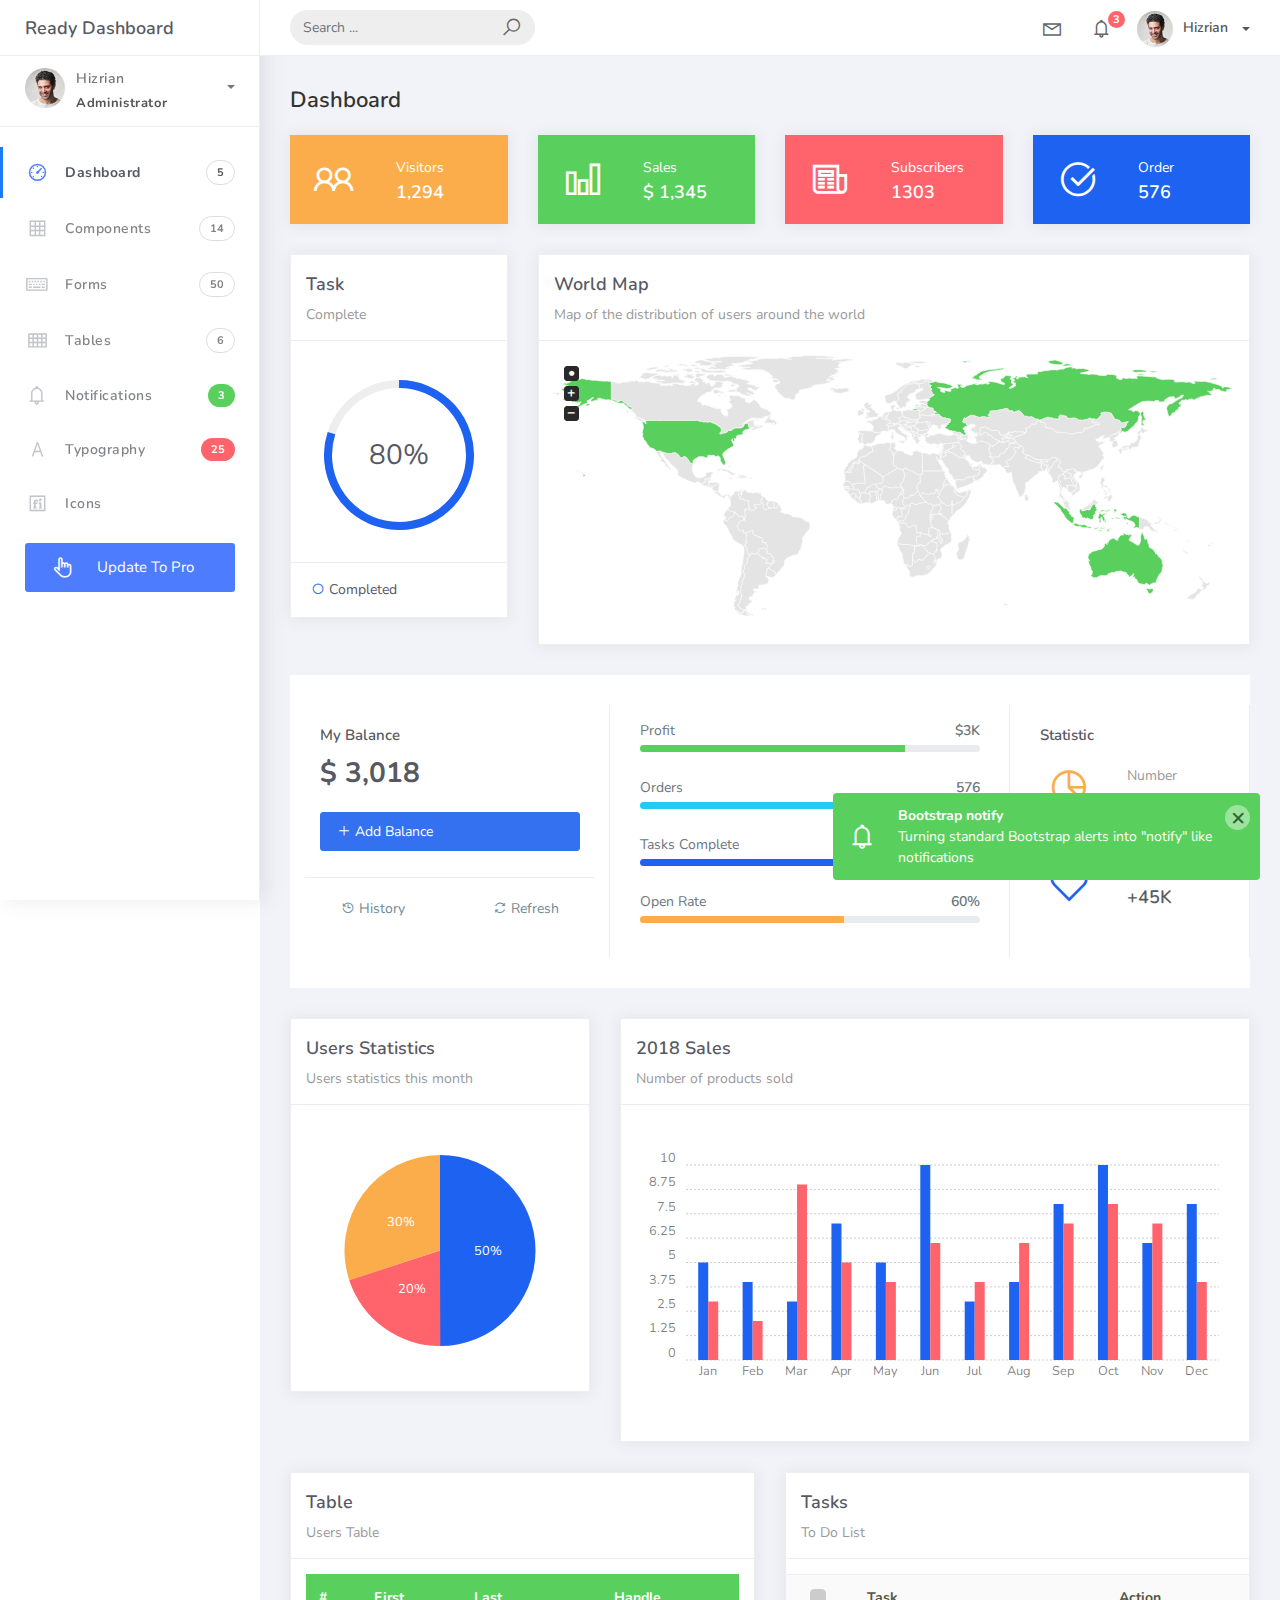
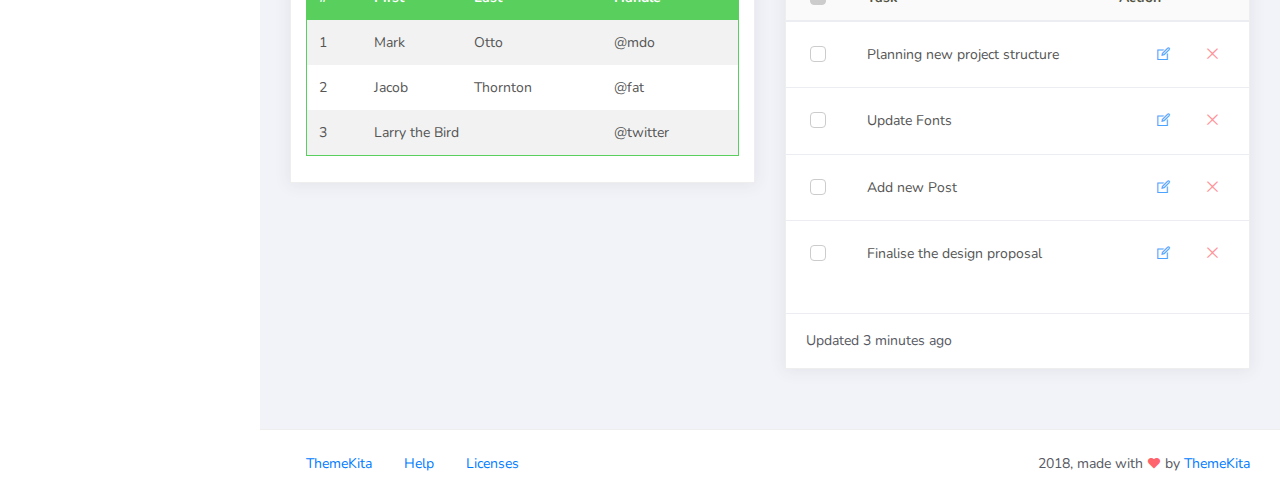
<file: TashanSofrasiWebApp/wwwroot/Dashboard/index.html>
<!DOCTYPE html>
<html>
<head>
	<meta http-equiv="X-UA-Compatible" content="IE=edge,chrome=1" />
	<title>Ready Bootstrap Dashboard</title>
	<meta content='width=device-width, initial-scale=1.0, maximum-scale=1.0, user-scalable=0, shrink-to-fit=no' name='viewport' />
	<link rel="stylesheet" href="assets/css/bootstrap.min.css">
	<link rel="stylesheet" href="https://fonts.googleapis.com/css?family=Nunito:200,200i,300,300i,400,400i,600,600i,700,700i,800,800i,900,900i">
	<link rel="stylesheet" href="assets/css/ready.css">
	<link rel="stylesheet" href="assets/css/demo.css">
</head>
<body>
	<div class="wrapper">
		<div class="main-header">
			<div class="logo-header">
				<a href="index.html" class="logo">
					Ready Dashboard
				</a>
				<button class="navbar-toggler sidenav-toggler ml-auto" type="button" data-toggle="collapse" data-target="collapse" aria-controls="sidebar" aria-expanded="false" aria-label="Toggle navigation">
					<span class="navbar-toggler-icon"></span>
				</button>
				<button class="topbar-toggler more"><i class="la la-ellipsis-v"></i></button>
			</div>
			<nav class="navbar navbar-header navbar-expand-lg">
				<div class="container-fluid">
					
					<form class="navbar-left navbar-form nav-search mr-md-3" action="">
						<div class="input-group">
							<input type="text" placeholder="Search ..." class="form-control">
							<div class="input-group-append">
								<span class="input-group-text">
									<i class="la la-search search-icon"></i>
								</span>
							</div>
						</div>
					</form>
					<ul class="navbar-nav topbar-nav ml-md-auto align-items-center">
						<li class="nav-item dropdown hidden-caret">
							<a class="nav-link dropdown-toggle" href="#" id="navbarDropdown" role="button" data-toggle="dropdown" aria-haspopup="true" aria-expanded="false">
								<i class="la la-envelope"></i>
							</a>
							<div class="dropdown-menu" aria-labelledby="navbarDropdown">
								<a class="dropdown-item" href="#">Action</a>
								<a class="dropdown-item" href="#">Another action</a>
								<div class="dropdown-divider"></div>
								<a class="dropdown-item" href="#">Something else here</a>
							</div>
						</li>
						<li class="nav-item dropdown hidden-caret">
							<a class="nav-link dropdown-toggle" href="#" id="navbarDropdown" role="button" data-toggle="dropdown" aria-haspopup="true" aria-expanded="false">
								<i class="la la-bell"></i>
								<span class="notification">3</span>
							</a>
							<ul class="dropdown-menu notif-box" aria-labelledby="navbarDropdown">
								<li>
									<div class="dropdown-title">You have 4 new notification</div>
								</li>
								<li>
									<div class="notif-center">
										<a href="#">
											<div class="notif-icon notif-primary"> <i class="la la-user-plus"></i> </div>
											<div class="notif-content">
												<span class="block">
													New user registered
												</span>
												<span class="time">5 minutes ago</span> 
											</div>
										</a>
										<a href="#">
											<div class="notif-icon notif-success"> <i class="la la-comment"></i> </div>
											<div class="notif-content">
												<span class="block">
													Rahmad commented on Admin
												</span>
												<span class="time">12 minutes ago</span> 
											</div>
										</a>
										<a href="#">
											<div class="notif-img"> 
												<img src="assets/img/profile2.jpg" alt="Img Profile">
											</div>
											<div class="notif-content">
												<span class="block">
													Reza send messages to you
												</span>
												<span class="time">12 minutes ago</span> 
											</div>
										</a>
										<a href="#">
											<div class="notif-icon notif-danger"> <i class="la la-heart"></i> </div>
											<div class="notif-content">
												<span class="block">
													Farrah liked Admin
												</span>
												<span class="time">17 minutes ago</span> 
											</div>
										</a>
									</div>
								</li>
								<li>
									<a class="see-all" href="javascript:void(0);"> <strong>See all notifications</strong> <i class="la la-angle-right"></i> </a>
								</li>
							</ul>
						</li>
						<li class="nav-item dropdown">
							<a class="dropdown-toggle profile-pic" data-toggle="dropdown" href="#" aria-expanded="false"> <img src="assets/img/profile.jpg" alt="user-img" width="36" class="img-circle"><span >Hizrian</span></span> </a>
							<ul class="dropdown-menu dropdown-user">
								<li>
									<div class="user-box">
										<div class="u-img"><img src="assets/img/profile.jpg" alt="user"></div>
										<div class="u-text">
											<h4>Hizrian</h4>
											<p class="text-muted">hello@themekita.com</p><a href="profile.html" class="btn btn-rounded btn-danger btn-sm">View Profile</a></div>
										</div>
									</li>
									<div class="dropdown-divider"></div>
									<a class="dropdown-item" href="#"><i class="ti-user"></i> My Profile</a>
									<a class="dropdown-item" href="#"></i> My Balance</a>
									<a class="dropdown-item" href="#"><i class="ti-email"></i> Inbox</a>
									<div class="dropdown-divider"></div>
									<a class="dropdown-item" href="#"><i class="ti-settings"></i> Account Setting</a>
									<div class="dropdown-divider"></div>
									<a class="dropdown-item" href="#"><i class="fa fa-power-off"></i> Logout</a>
								</ul>
								<!-- /.dropdown-user -->
							</li>
						</ul>
					</div>
				</nav>
			</div>
			<div class="sidebar">
				<div class="scrollbar-inner sidebar-wrapper">
					<div class="user">
						<div class="photo">
							<img src="assets/img/profile.jpg">
						</div>
						<div class="info">
							<a class="" data-toggle="collapse" href="#collapseExample" aria-expanded="true">
								<span>
									Hizrian
									<span class="user-level">Administrator</span>
									<span class="caret"></span>
								</span>
							</a>
							<div class="clearfix"></div>

							<div class="collapse in" id="collapseExample" aria-expanded="true" style="">
								<ul class="nav">
									<li>
										<a href="#profile">
											<span class="link-collapse">My Profile</span>
										</a>
									</li>
									<li>
										<a href="#edit">
											<span class="link-collapse">Edit Profile</span>
										</a>
									</li>
									<li>
										<a href="#settings">
											<span class="link-collapse">Settings</span>
										</a>
									</li>
								</ul>
							</div>
						</div>
					</div>
					<ul class="nav">
						<li class="nav-item active">
							<a href="index.html">
								<i class="la la-dashboard"></i>
								<p>Dashboard</p>
								<span class="badge badge-count">5</span>
							</a>
						</li>
						<li class="nav-item">
							<a href="components.html">
								<i class="la la-table"></i>
								<p>Components</p>
								<span class="badge badge-count">14</span>
							</a>
						</li>
						<li class="nav-item">
							<a href="forms.html">
								<i class="la la-keyboard-o"></i>
								<p>Forms</p>
								<span class="badge badge-count">50</span>
							</a>
						</li>
						<li class="nav-item">
							<a href="tables.html">
								<i class="la la-th"></i>
								<p>Tables</p>
								<span class="badge badge-count">6</span>
							</a>
						</li>
						<li class="nav-item">
							<a href="notifications.html">
								<i class="la la-bell"></i>
								<p>Notifications</p>
								<span class="badge badge-success">3</span>
							</a>
						</li>
						<li class="nav-item">
							<a href="typography.html">
								<i class="la la-font"></i>
								<p>Typography</p>
								<span class="badge badge-danger">25</span>
							</a>
						</li>
						<li class="nav-item">
							<a href="icons.html">
								<i class="la la-fonticons"></i>
								<p>Icons</p>
							</a>
						</li>
						<li class="nav-item update-pro">
							<button  data-toggle="modal" data-target="#modalUpdate">
								<i class="la la-hand-pointer-o"></i>
								<p>Update To Pro</p>
							</button>
						</li>
					</ul>
				</div>
			</div>
			<div class="main-panel">
				<div class="content">
					<div class="container-fluid">
						<h4 class="page-title">Dashboard</h4>
						<div class="row">
							<div class="col-md-3">
								<div class="card card-stats card-warning">
									<div class="card-body ">
										<div class="row">
											<div class="col-5">
												<div class="icon-big text-center">
													<i class="la la-users"></i>
												</div>
											</div>
											<div class="col-7 d-flex align-items-center">
												<div class="numbers">
													<p class="card-category">Visitors</p>
													<h4 class="card-title">1,294</h4>
												</div>
											</div>
										</div>
									</div>
								</div>
							</div>
							<div class="col-md-3">
								<div class="card card-stats card-success">
									<div class="card-body ">
										<div class="row">
											<div class="col-5">
												<div class="icon-big text-center">
													<i class="la la-bar-chart"></i>
												</div>
											</div>
											<div class="col-7 d-flex align-items-center">
												<div class="numbers">
													<p class="card-category">Sales</p>
													<h4 class="card-title">$ 1,345</h4>
												</div>
											</div>
										</div>
									</div>
								</div>
							</div>
							<div class="col-md-3">
								<div class="card card-stats card-danger">
									<div class="card-body">
										<div class="row">
											<div class="col-5">
												<div class="icon-big text-center">
													<i class="la la-newspaper-o"></i>
												</div>
											</div>
											<div class="col-7 d-flex align-items-center">
												<div class="numbers">
													<p class="card-category">Subscribers</p>
													<h4 class="card-title">1303</h4>
												</div>
											</div>
										</div>
									</div>
								</div>
							</div>
							<div class="col-md-3">
								<div class="card card-stats card-primary">
									<div class="card-body ">
										<div class="row">
											<div class="col-5">
												<div class="icon-big text-center">
													<i class="la la-check-circle"></i>
												</div>
											</div>
											<div class="col-7 d-flex align-items-center">
												<div class="numbers">
													<p class="card-category">Order</p>
													<h4 class="card-title">576</h4>
												</div>
											</div>
										</div>
									</div>
								</div>
							</div>
<!-- 							<div class="col-md-3">
								<div class="card card-stats">
									<div class="card-body ">
										<div class="row">
											<div class="col-5">
												<div class="icon-big text-center icon-warning">
													<i class="la la-pie-chart text-warning"></i>
												</div>
											</div>
											<div class="col-7 d-flex align-items-center">
												<div class="numbers">
													<p class="card-category">Number</p>
													<h4 class="card-title">150GB</h4>
												</div>
											</div>
										</div>
									</div>
								</div>
							</div>
							<div class="col-md-3">
								<div class="card card-stats">
									<div class="card-body ">
										<div class="row">
											<div class="col-5">
												<div class="icon-big text-center">
													<i class="la la-bar-chart text-success"></i>
												</div>
											</div>
											<div class="col-7 d-flex align-items-center">
												<div class="numbers">
													<p class="card-category">Revenue</p>
													<h4 class="card-title">$ 1,345</h4>
												</div>
											</div>
										</div>
									</div>
								</div>
							</div>
							<div class="col-md-3">
								<div class="card card-stats">
									<div class="card-body">
										<div class="row">
											<div class="col-5">
												<div class="icon-big text-center">
													<i class="la la-times-circle-o text-danger"></i>
												</div>
											</div>
											<div class="col-7 d-flex align-items-center">
												<div class="numbers">
													<p class="card-category">Errors</p>
													<h4 class="card-title">23</h4>
												</div>
											</div>
										</div>
									</div>
								</div>
							</div>
							<div class="col-md-3">
								<div class="card card-stats">
									<div class="card-body">
										<div class="row">
											<div class="col-5">
												<div class="icon-big text-center">
													<i class="la la-heart-o text-primary"></i>
												</div>
											</div>
											<div class="col-7 d-flex align-items-center">
												<div class="numbers">
													<p class="card-category">Followers</p>
													<h4 class="card-title">+45K</h4>
												</div>
											</div>
										</div>
									</div>
								</div>
							</div> -->
						</div>
						<div class="row">
							<div class="col-md-3">
								<div class="card">
									<div class="card-header">
										<h4 class="card-title">Task</h4>
										<p class="card-category">Complete</p>
									</div>
									<div class="card-body">
										<div id="task-complete" class="chart-circle mt-4 mb-3"></div>
									</div>
									<div class="card-footer">
										<div class="legend"><i class="la la-circle text-primary"></i> Completed</div>
									</div>
								</div>
							</div>
							<div class="col-md-9">
								<div class="card">
									<div class="card-header">
										<h4 class="card-title">World Map</h4>
										<p class="card-category">
										Map of the distribution of users around the world</p>
									</div>
									<div class="card-body">
										<div class="mapcontainer">
											<div class="map">
												<span>Alternative content for the map</span>
											</div>
										</div>
									</div>
								</div>
							</div>
						</div>
						<div class="row row-card-no-pd">
							<div class="col-md-4">
								<div class="card">
									<div class="card-body">
										<p class="fw-bold mt-1">My Balance</p>
										<h4><b>$ 3,018</b></h4>
										<a href="#" class="btn btn-primary btn-full text-left mt-3 mb-3"><i class="la la-plus"></i> Add Balance</a>
									</div>
									<div class="card-footer">
										<ul class="nav">
											<li class="nav-item"><a class="btn btn-default btn-link" href="#"><i class="la la-history"></i> History</a></li>
											<li class="nav-item ml-auto"><a class="btn btn-default btn-link" href="#"><i class="la la-refresh"></i> Refresh</a></li>
										</ul>
									</div>
								</div>
							</div>
							<div class="col-md-5">
								<div class="card">
									<div class="card-body">
										<div class="progress-card">
											<div class="d-flex justify-content-between mb-1">
												<span class="text-muted">Profit</span>
												<span class="text-muted fw-bold"> $3K</span>
											</div>
											<div class="progress mb-2" style="height: 7px;">
												<div class="progress-bar bg-success" role="progressbar" style="width: 78%" aria-valuenow="78" aria-valuemin="0" aria-valuemax="100" data-toggle="tooltip" data-placement="top" title="78%"></div>
											</div>
										</div>
										<div class="progress-card">
											<div class="d-flex justify-content-between mb-1">
												<span class="text-muted">Orders</span>
												<span class="text-muted fw-bold"> 576</span>
											</div>
											<div class="progress mb-2" style="height: 7px;">
												<div class="progress-bar bg-info" role="progressbar" style="width: 65%" aria-valuenow="60" aria-valuemin="0" aria-valuemax="100" data-toggle="tooltip" data-placement="top" title="65%"></div>
											</div>
										</div>
										<div class="progress-card">
											<div class="d-flex justify-content-between mb-1">
												<span class="text-muted">Tasks Complete</span>
												<span class="text-muted fw-bold"> 70%</span>
											</div>
											<div class="progress mb-2" style="height: 7px;">
												<div class="progress-bar bg-primary" role="progressbar" style="width: 70%" aria-valuenow="70" aria-valuemin="0" aria-valuemax="100" data-toggle="tooltip" data-placement="top" title="70%"></div>
											</div>
										</div>
										<div class="progress-card">
											<div class="d-flex justify-content-between mb-1">
												<span class="text-muted">Open Rate</span>
												<span class="text-muted fw-bold"> 60%</span>
											</div>
											<div class="progress mb-2" style="height: 7px;">
												<div class="progress-bar bg-warning" role="progressbar" style="width: 60%" aria-valuenow="60" aria-valuemin="0" aria-valuemax="100" data-toggle="tooltip" data-placement="top" title="60%"></div>
											</div>
										</div>
									</div>
								</div>
							</div>
							<div class="col-md-3">
								<div class="card card-stats">
									<div class="card-body">
										<p class="fw-bold mt-1">Statistic</p>
										<div class="row">
											<div class="col-5">
												<div class="icon-big text-center icon-warning">
													<i class="la la-pie-chart text-warning"></i>
												</div>
											</div>
											<div class="col-7 d-flex align-items-center">
												<div class="numbers">
													<p class="card-category">Number</p>
													<h4 class="card-title">150GB</h4>
												</div>
											</div>
										</div>
										<hr/>
										<div class="row">
											<div class="col-5">
												<div class="icon-big text-center">
													<i class="la la-heart-o text-primary"></i>
												</div>
											</div>
											<div class="col-7 d-flex align-items-center">
												<div class="numbers">
													<p class="card-category">Followers</p>
													<h4 class="card-title">+45K</h4>
												</div>
											</div>
										</div>
									</div>
								</div>
							</div>
						</div>
						<div class="row">
							<div class="col-md-4">
								<div class="card">
									<div class="card-header">
										<h4 class="card-title">Users Statistics</h4>
										<p class="card-category">
										Users statistics this month</p>
									</div>
									<div class="card-body">
										<div id="monthlyChart" class="chart chart-pie"></div>
									</div>
								</div>
							</div>
							<div class="col-md-8">
								<div class="card">
									<div class="card-header">
										<h4 class="card-title">2018 Sales</h4>
										<p class="card-category">
										Number of products sold</p>
									</div>
									<div class="card-body">
										<div id="salesChart" class="chart"></div>
									</div>
								</div>
							</div>
							<div class="col-md-6">
								<div class="card">
									<div class="card-header ">
										<h4 class="card-title">Table</h4>
										<p class="card-category">Users Table</p>
									</div>
									<div class="card-body">
										<table class="table table-head-bg-success table-striped table-hover">
											<thead>
												<tr>
													<th scope="col">#</th>
													<th scope="col">First</th>
													<th scope="col">Last</th>
													<th scope="col">Handle</th>
												</tr>
											</thead>
											<tbody>
												<tr>
													<td>1</td>
													<td>Mark</td>
													<td>Otto</td>
													<td>@mdo</td>
												</tr>
												<tr>
													<td>2</td>
													<td>Jacob</td>
													<td>Thornton</td>
													<td>@fat</td>
												</tr>
												<tr>
													<td>3</td>
													<td colspan="2">Larry the Bird</td>
													<td>@twitter</td>
												</tr>
											</tbody>
										</table>
									</div>
								</div>
							</div>
							<div class="col-md-6">
								<div class="card card-tasks">
									<div class="card-header ">
										<h4 class="card-title">Tasks</h4>
										<p class="card-category">To Do List</p>
									</div>
									<div class="card-body ">
										<div class="table-full-width">
											<table class="table">
												<thead>
													<tr>
														<th>
															<div class="form-check">
																<label class="form-check-label">
																	<input class="form-check-input  select-all-checkbox" type="checkbox" data-select="checkbox" data-target=".task-select">
																	<span class="form-check-sign"></span>
																</label>
															</div>
														</th>
														<th>Task</th>
														<th>Action</th>
													</tr>
												</thead>
												<tbody>
													<tr>
														<td>
															<div class="form-check">
																<label class="form-check-label">
																	<input class="form-check-input task-select" type="checkbox">
																	<span class="form-check-sign"></span>
																</label>
															</div>
														</td>
														<td>Planning new project structure</td>
														<td class="td-actions text-right">
															<div class="form-button-action">
																<button type="button" data-toggle="tooltip" title="Edit Task" class="btn btn-link <btn-simple-primary">
																	<i class="la la-edit"></i>
																</button>
																<button type="button" data-toggle="tooltip" title="Remove" class="btn btn-link btn-simple-danger">
																	<i class="la la-times"></i>
																</button>
															</div>
														</td>
													</tr>
													<tr>
														<td>
															<div class="form-check">
																<label class="form-check-label">
																	<input class="form-check-input task-select" type="checkbox">
																	<span class="form-check-sign"></span>
																</label>
															</div>
														</td>
														<td>Update Fonts</td>
														<td class="td-actions text-right">
															<div class="form-button-action">
																<button type="button" data-toggle="tooltip" title="Edit Task" class="btn btn-link <btn-simple-primary">
																	<i class="la la-edit"></i>
																</button>
																<button type="button" data-toggle="tooltip" title="Remove" class="btn btn-link btn-simple-danger">
																	<i class="la la-times"></i>
																</button>
															</div>
														</td>
													</tr>
													<tr>
														<td>
															<div class="form-check">
																<label class="form-check-label">
																	<input class="form-check-input task-select" type="checkbox">
																	<span class="form-check-sign"></span>
																</label>
															</div>
														</td>
														<td>Add new Post
														</td>
														<td class="td-actions text-right">
															<div class="form-button-action">
																<button type="button" data-toggle="tooltip" title="Edit Task" class="btn btn-link <btn-simple-primary">
																	<i class="la la-edit"></i>
																</button>
																<button type="button" data-toggle="tooltip" title="Remove" class="btn btn-link btn-simple-danger">
																	<i class="la la-times"></i>
																</button>
															</div>
														</td>
													</tr>
													<tr>
														<td>
															<div class="form-check">
																<label class="form-check-label">
																	<input class="form-check-input task-select" type="checkbox">
																	<span class="form-check-sign"></span>
																</label>
															</div>
														</td>
														<td>Finalise the design proposal</td>
														<td class="td-actions text-right">
															<div class="form-button-action">
																<button type="button" data-toggle="tooltip" title="Edit Task" class="btn btn-link <btn-simple-primary">
																	<i class="la la-edit"></i>
																</button>
																<button type="button" data-toggle="tooltip" title="Remove" class="btn btn-link btn-simple-danger">
																	<i class="la la-times"></i>
																</button>
															</div>
														</td>
													</tr>
												</tbody>
											</table>
										</div>
									</div>
									<div class="card-footer ">
										<div class="stats">
											<i class="now-ui-icons loader_refresh spin"></i> Updated 3 minutes ago
										</div>
									</div>
								</div>
							</div>
						</div>
					</div>
				</div>
				<footer class="footer">
					<div class="container-fluid">
						<nav class="pull-left">
							<ul class="nav">
								<li class="nav-item">
									<a class="nav-link" href="http://www.themekita.com">
										ThemeKita
									</a>
								</li>
								<li class="nav-item">
									<a class="nav-link" href="#">
										Help
									</a>
								</li>
								<li class="nav-item">
									<a class="nav-link" href="https://themewagon.com/license/#free-item">
										Licenses
									</a>
								</li>
							</ul>
						</nav>
						<div class="copyright ml-auto">
							2018, made with <i class="la la-heart heart text-danger"></i> by <a href="http://www.themekita.com">ThemeKita</a>
						</div>				
					</div>
				</footer>
			</div>
		</div>
	</div>
	<!-- Modal -->
	<div class="modal fade" id="modalUpdate" tabindex="-1" role="dialog" aria-labelledby="modalUpdatePro" aria-hidden="true">
		<div class="modal-dialog modal-dialog-centered" role="document">
			<div class="modal-content">
				<div class="modal-header bg-primary">
					<h6 class="modal-title"><i class="la la-frown-o"></i> Under Development</h6>
					<button type="button" class="close" data-dismiss="modal" aria-label="Close">
						<span aria-hidden="true">&times;</span>
					</button>
				</div>
				<div class="modal-body text-center">									
					<p>Currently the pro version of the <b>Ready Dashboard</b> Bootstrap is in progress development</p>
					<p>
						<b>We'll let you know when it's done</b></p>
				</div>
				<div class="modal-footer">
					<button type="button" class="btn btn-secondary" data-dismiss="modal">Close</button>
				</div>
			</div>
		</div>
	</div>
</body>
<script src="assets/js/core/jquery.3.2.1.min.js"></script>
<script src="assets/js/plugin/jquery-ui-1.12.1.custom/jquery-ui.min.js"></script>
<script src="assets/js/core/popper.min.js"></script>
<script src="assets/js/core/bootstrap.min.js"></script>
<script src="assets/js/plugin/chartist/chartist.min.js"></script>
<script src="assets/js/plugin/chartist/plugin/chartist-plugin-tooltip.min.js"></script>
<script src="assets/js/plugin/bootstrap-notify/bootstrap-notify.min.js"></script>
<script src="assets/js/plugin/bootstrap-toggle/bootstrap-toggle.min.js"></script>
<script src="assets/js/plugin/jquery-mapael/jquery.mapael.min.js"></script>
<script src="assets/js/plugin/jquery-mapael/maps/world_countries.min.js"></script>
<script src="assets/js/plugin/chart-circle/circles.min.js"></script>
<script src="assets/js/plugin/jquery-scrollbar/jquery.scrollbar.min.js"></script>
<script src="assets/js/ready.min.js"></script>
<script src="assets/js/demo.js"></script>
</html>
</file>
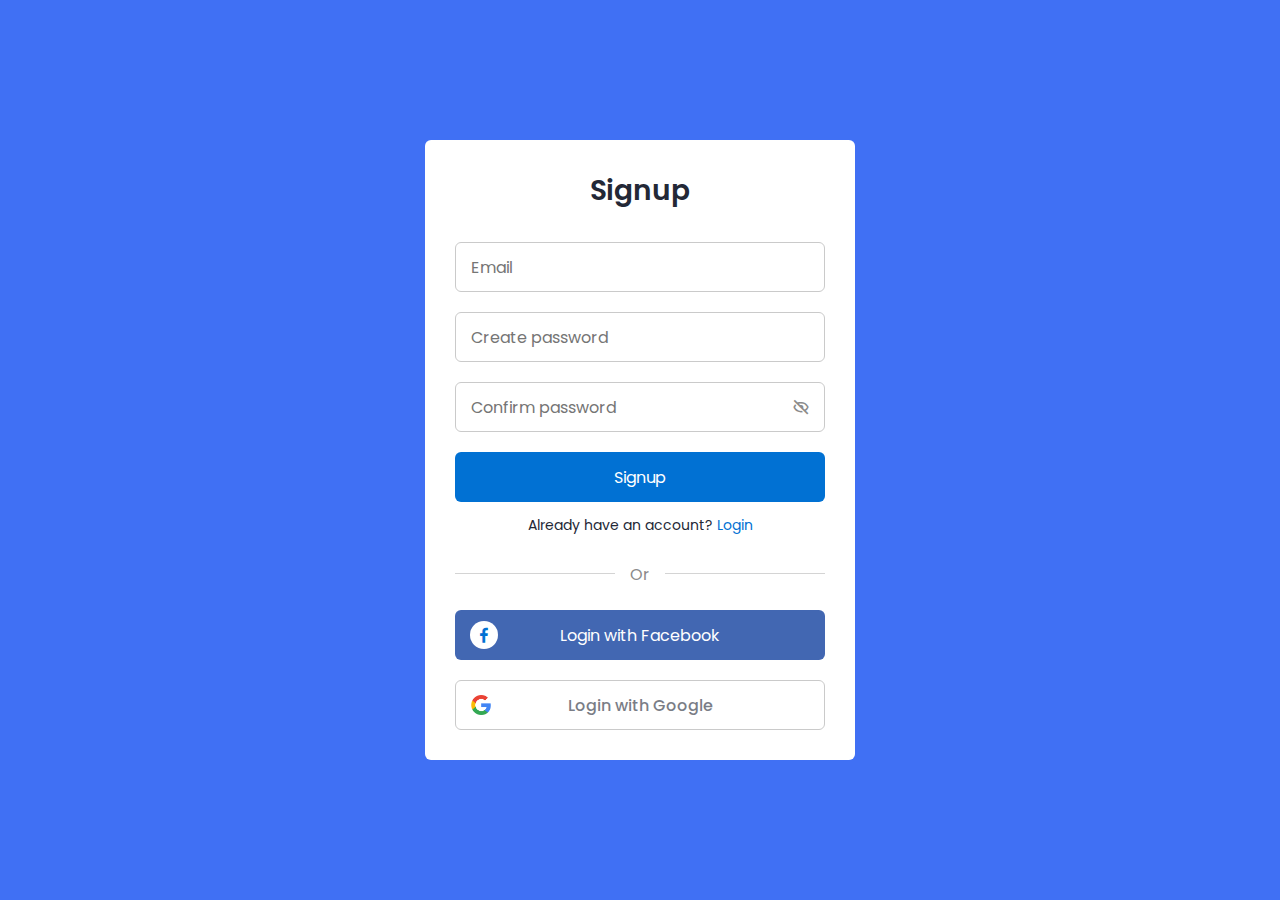
<file: TashanSofrasiWebApp/wwwroot/Forms/index.html>
<!DOCTYPE html>
<!-- Coding by CodingLab | www.codinglabweb.com-->
    <html lang="en">
    <head>
        <meta charset="UTF-8">
        <meta http-equiv="X-UA-Compatible" content="IE=edge">
        <meta name="viewport" content="width=device-width, initial-scale=1.0">
        <title> Responsive Login and Signup Form </title>

        <!-- CSS -->
        <link rel="stylesheet" href="css/style.css">
                
        <!-- Boxicons CSS -->
        <link href='https://unpkg.com/boxicons@2.1.2/css/boxicons.min.css' rel='stylesheet'>
                        
    </head>
    <body>
        <section class="container forms">
            <div class="form login">
                <div class="form-content">
                    <header>Login</header>
                    <form action="#">
                        <div class="field input-field">
                            <input type="email" placeholder="Email" class="input">
                        </div>

                        <div class="field input-field">
                            <input type="password" placeholder="Password" class="password">
                            <i class='bx bx-hide eye-icon'></i>
                        </div>

                        <div class="form-link">
                            <a href="#" class="forgot-pass">Forgot password?</a>
                        </div>

                        <div class="field button-field">
                            <button>Login</button>
                        </div>
                    </form>

                    <div class="form-link">
                        <span>Don't have an account? <a href="#" class="link signup-link">Signup</a></span>
                    </div>
                </div>

                <div class="line"></div>

                <div class="media-options">
                    <a href="#" class="field facebook">
                        <i class='bx bxl-facebook facebook-icon'></i>
                        <span>Login with Facebook</span>
                    </a>
                </div>

                <div class="media-options">
                    <a href="#" class="field google">
                        <img src="images/google.png" alt="" class="google-img">
                        <span>Login with Google</span>
                    </a>
                </div>

            </div>

            <!-- Signup Form -->

            <div class="form signup">
                <div class="form-content">
                    <header>Signup</header>
                    <form action="#">
                        <div class="field input-field">
                            <input type="email" placeholder="Email" class="input">
                        </div>

                        <div class="field input-field">
                            <input type="password" placeholder="Create password" class="password">
                        </div>

                        <div class="field input-field">
                            <input type="password" placeholder="Confirm password" class="password">
                            <i class='bx bx-hide eye-icon'></i>
                        </div>

                        <div class="field button-field">
                            <button>Signup</button>
                        </div>
                    </form>

                    <div class="form-link">
                        <span>Already have an account? <a href="#" class="link login-link">Login</a></span>
                    </div>
                </div>

                <div class="line"></div>

                <div class="media-options">
                    <a href="#" class="field facebook">
                        <i class='bx bxl-facebook facebook-icon'></i>
                        <span>Login with Facebook</span>
                    </a>
                </div>

                <div class="media-options">
                    <a href="#" class="field google">
                        <img src="images/google.png" alt="" class="google-img">
                        <span>Login with Google</span>
                    </a>
                </div>

            </div>
        </section>

        <!-- JavaScript -->
        <script src="js/script.js"></script>
    </body>
</html>
</file>
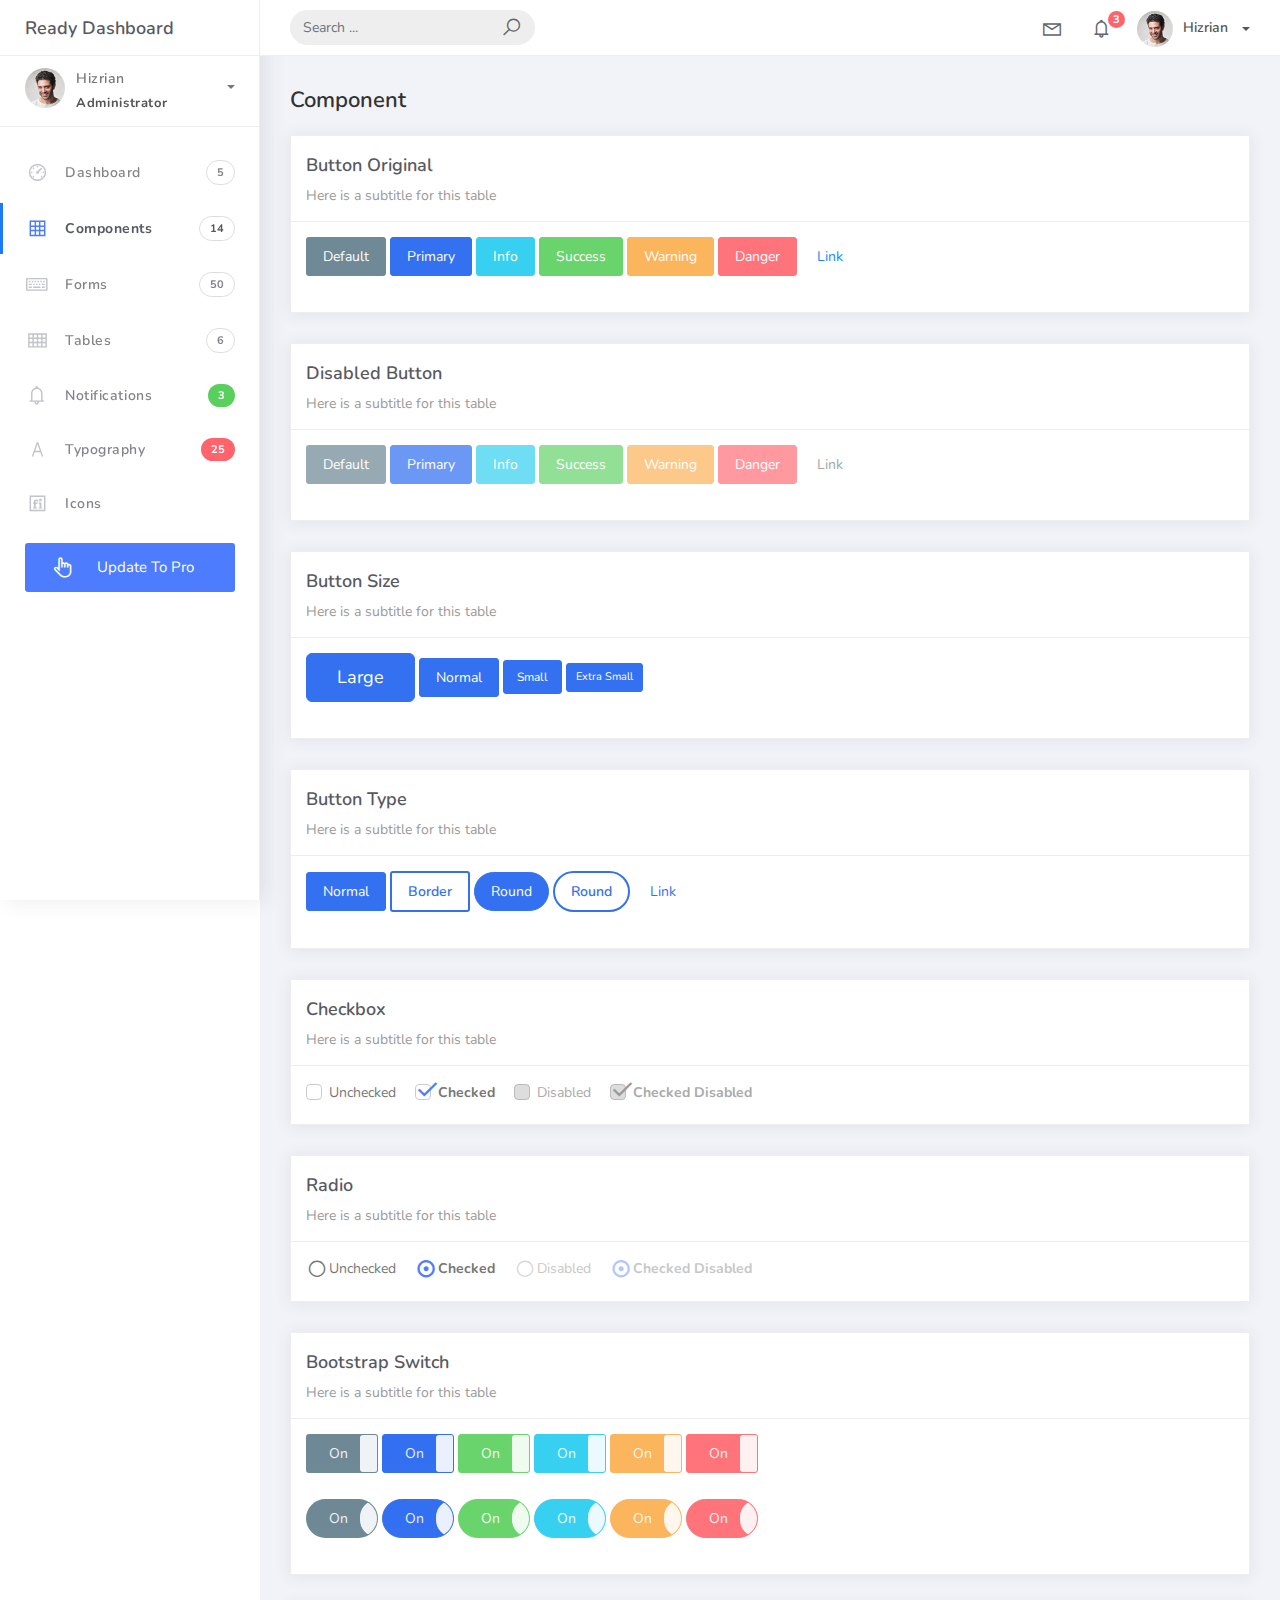
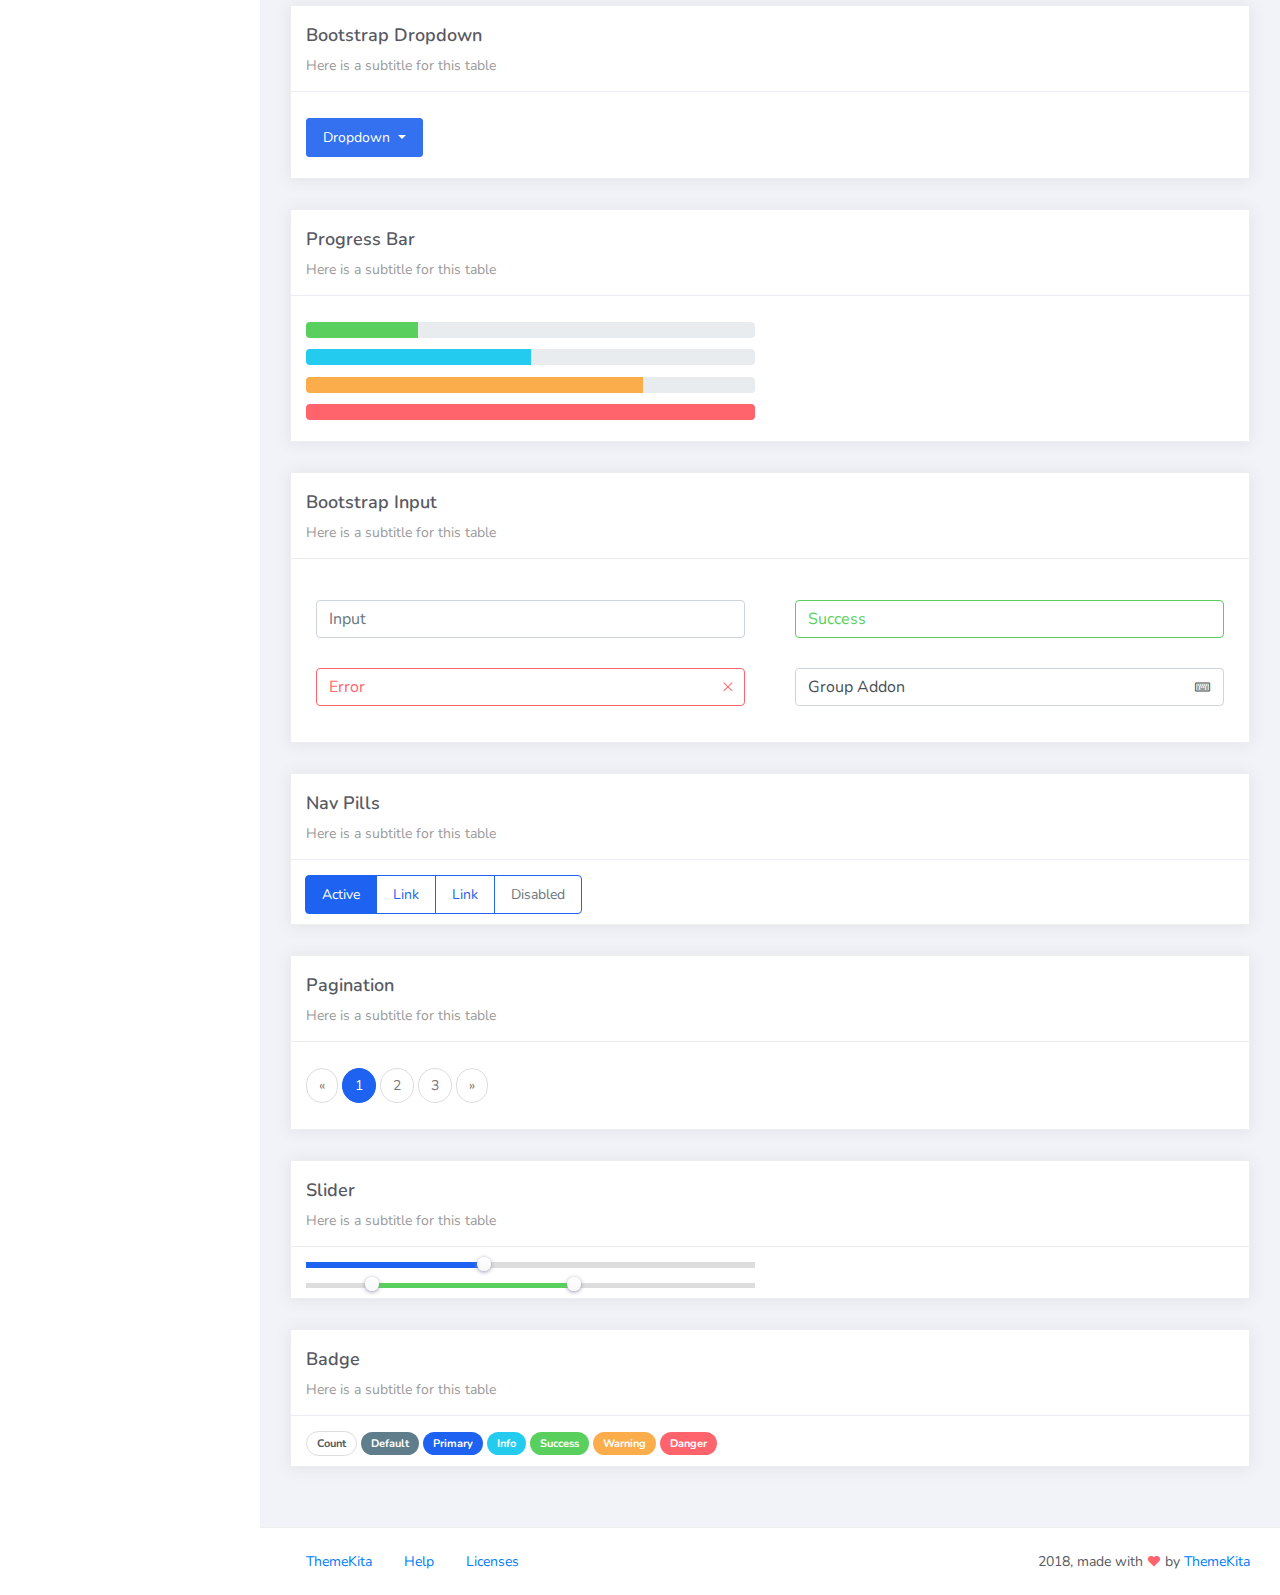
<file: TashanSofrasiWebApp/wwwroot/Dashboard/components.html>
<!DOCTYPE html>
<html>
<head>
	<meta http-equiv="X-UA-Compatible" content="IE=edge,chrome=1" />
	<title>Components - Ready Bootstrap Dashboard</title>
	<meta content='width=device-width, initial-scale=1.0, maximum-scale=1.0, user-scalable=0, shrink-to-fit=no' name='viewport' />
	<link rel="stylesheet" href="assets/css/bootstrap.min.css">
	<link rel="stylesheet" href="https://fonts.googleapis.com/css?family=Nunito:200,200i,300,300i,400,400i,600,600i,700,700i,800,800i,900,900i">
	<link rel="stylesheet" href="assets/css/ready.css">
	<link rel="stylesheet" href="assets/css/demo.css">
</head>
<body>
	<div class="wrapper">
		<div class="main-header">
			<div class="logo-header">
				<a href="index.html" class="logo">
					Ready Dashboard
				</a>
				<button class="navbar-toggler sidenav-toggler ml-auto" type="button" data-toggle="collapse" data-target="collapse" aria-controls="sidebar" aria-expanded="false" aria-label="Toggle navigation">
					<span class="navbar-toggler-icon"></span>
				</button>
				<button class="topbar-toggler more"><i class="la la-ellipsis-v"></i></button>
			</div>
			<nav class="navbar navbar-header navbar-expand-lg">
				<div class="container-fluid">
					
					<form class="navbar-left navbar-form nav-search mr-md-3" action="">
						<div class="input-group">
							<input type="text" placeholder="Search ..." class="form-control">
							<div class="input-group-append">
								<span class="input-group-text">
									<i class="la la-search search-icon"></i>
								</span>
							</div>
						</div>
					</form>
					<ul class="navbar-nav topbar-nav ml-md-auto align-items-center">
						<li class="nav-item dropdown hidden-caret">
							<a class="nav-link dropdown-toggle" href="#" id="navbarDropdown" role="button" data-toggle="dropdown" aria-haspopup="true" aria-expanded="false">
								<i class="la la-envelope"></i>
							</a>
							<div class="dropdown-menu" aria-labelledby="navbarDropdown">
								<a class="dropdown-item" href="#">Action</a>
								<a class="dropdown-item" href="#">Another action</a>
								<div class="dropdown-divider"></div>
								<a class="dropdown-item" href="#">Something else here</a>
							</div>
						</li>
						<li class="nav-item dropdown hidden-caret">
							<a class="nav-link dropdown-toggle" href="#" id="navbarDropdown" role="button" data-toggle="dropdown" aria-haspopup="true" aria-expanded="false">
								<i class="la la-bell"></i>
								<span class="notification">3</span>
							</a>
							<ul class="dropdown-menu notif-box" aria-labelledby="navbarDropdown">
								<li>
									<div class="dropdown-title">You have 4 new notification</div>
								</li>
								<li>
									<div class="notif-center">
										<a href="#">
											<div class="notif-icon notif-primary"> <i class="la la-user-plus"></i> </div>
											<div class="notif-content">
												<span class="block">
													New user registered
												</span>
												<span class="time">5 minutes ago</span> 
											</div>
										</a>
										<a href="#">
											<div class="notif-icon notif-success"> <i class="la la-comment"></i> </div>
											<div class="notif-content">
												<span class="block">
													Rahmad commented on Admin
												</span>
												<span class="time">12 minutes ago</span> 
											</div>
										</a>
										<a href="#">
											<div class="notif-img"> 
												<img src="assets/img/profile2.jpg" alt="Img Profile">
											</div>
											<div class="notif-content">
												<span class="block">
													Reza send messages to you
												</span>
												<span class="time">12 minutes ago</span> 
											</div>
										</a>
										<a href="#">
											<div class="notif-icon notif-danger"> <i class="la la-heart"></i> </div>
											<div class="notif-content">
												<span class="block">
													Farrah liked Admin
												</span>
												<span class="time">17 minutes ago</span> 
											</div>
										</a>
									</div>
								</li>
								<li>
									<a class="see-all" href="javascript:void(0);"> <strong>See all notifications</strong> <i class="la la-angle-right"></i> </a>
								</li>
							</ul>
						</li>
						<li class="nav-item dropdown">
							<a class="dropdown-toggle profile-pic" data-toggle="dropdown" href="#" aria-expanded="false"> <img src="assets/img/profile.jpg" alt="user-img" width="36" class="img-circle"><span >Hizrian</span></span> </a>
							<ul class="dropdown-menu dropdown-user">
								<li>
									<div class="user-box">
										<div class="u-img"><img src="assets/img/profile.jpg" alt="user"></div>
										<div class="u-text">
											<h4>Hizrian</h4>
											<p class="text-muted">hello@themekita.com</p><a href="profile.html" class="btn btn-rounded btn-danger btn-sm">View Profile</a></div>
										</div>
									</li>
									<div class="dropdown-divider"></div>
									<a class="dropdown-item" href="#"><i class="ti-user"></i> My Profile</a>
									<a class="dropdown-item" href="#"></i> My Balance</a>
									<a class="dropdown-item" href="#"><i class="ti-email"></i> Inbox</a>
									<div class="dropdown-divider"></div>
									<a class="dropdown-item" href="#"><i class="ti-settings"></i> Account Setting</a>
									<div class="dropdown-divider"></div>
									<a class="dropdown-item" href="#"><i class="fa fa-power-off"></i> Logout</a>
								</ul>
								<!-- /.dropdown-user -->
							</li>
						</ul>
					</div>
				</nav>
			</div>
			<div class="sidebar">
				<div class="scrollbar-inner sidebar-wrapper">
					<div class="user">
						<div class="photo">
							<img src="assets/img/profile.jpg">
						</div>
						<div class="info">
							<a class="" data-toggle="collapse" href="#collapseExample" aria-expanded="true">
								<span>
									Hizrian
									<span class="user-level">Administrator</span>
									<span class="caret"></span>
								</span>
							</a>
							<div class="clearfix"></div>

							<div class="collapse in" id="collapseExample" aria-expanded="true" style="">
								<ul class="nav">
									<li>
										<a href="#profile">
											<span class="link-collapse">My Profile</span>
										</a>
									</li>
									<li>
										<a href="#edit">
											<span class="link-collapse">Edit Profile</span>
										</a>
									</li>
									<li>
										<a href="#settings">
											<span class="link-collapse">Settings</span>
										</a>
									</li>
								</ul>
							</div>
						</div>
					</div>
					<ul class="nav">
						<li class="nav-item">
							<a href="index.html">
								<i class="la la-dashboard"></i>
								<p>Dashboard</p>
								<span class="badge badge-count">5</span>
							</a>
						</li>
						<li class="nav-item active">
							<a href="components.html">
								<i class="la la-table"></i>
								<p>Components</p>
								<span class="badge badge-count">14</span>
							</a>
						</li>
						<li class="nav-item">
							<a href="forms.html">
								<i class="la la-keyboard-o"></i>
								<p>Forms</p>
								<span class="badge badge-count">50</span>
							</a>
						</li>
						<li class="nav-item">
							<a href="tables.html">
								<i class="la la-th"></i>
								<p>Tables</p>
								<span class="badge badge-count">6</span>
							</a>
						</li>
						<li class="nav-item">
							<a href="notifications.html">
								<i class="la la-bell"></i>
								<p>Notifications</p>
								<span class="badge badge-success">3</span>
							</a>
						</li>
						<li class="nav-item">
							<a href="typography.html">
								<i class="la la-font"></i>
								<p>Typography</p>
								<span class="badge badge-danger">25</span>
							</a>
						</li>
						<li class="nav-item">
							<a href="icons.html">
								<i class="la la-fonticons"></i>
								<p>Icons</p>
							</a>
						</li>
						<li class="nav-item update-pro">
							<button  data-toggle="modal" data-target="#modalUpdate">
								<i class="la la-hand-pointer-o"></i>
								<p>Update To Pro</p>
							</button>
						</li>
					</ul>
				</div>
			</div>
			<div class="main-panel">
				<div class="content">
					<div class="container-fluid">
						<h4 class="page-title">Component</h4>
						<div class="row">
							<div class="col-md-12">
								<div class="card">
									<div class="card-header">
										<h4 class="card-title">Button Original</h4>
										<p class="card-category">Here is a subtitle for this table</p>
									</div>
									<div class="card-body">
										<p class="demo">
											<button class="btn btn-default">Default</button>

											<button class="btn btn-primary">Primary</button>

											<button class="btn btn-info">Info</button>

											<button class="btn btn-success">Success</button>

											<button class="btn btn-warning">Warning</button>

											<button class="btn btn-danger">Danger</button>

											<button class="btn btn-link">Link</button>
										</p>
									</div>
								</div>
							</div>
							<div class="col-md-12">
								<div class="card">
									<div class="card-header">
										<h4 class="card-title">Disabled Button</h4>
										<p class="card-category">Here is a subtitle for this table</p>
									</div>
									<div class="card-body">
										<p class="demo">
											<button class="btn btn-default" disabled="disabled">Default</button>

											<button class="btn btn-primary" disabled="disabled">Primary</button>

											<button class="btn btn-info" disabled="disabled">Info</button>

											<button class="btn btn-success" disabled="disabled">Success</button>

											<button class="btn btn-warning" disabled="disabled">Warning</button>

											<button class="btn btn-danger" disabled="disabled">Danger</button>

											<button class="btn btn-link" disabled>Link</button>
										</p>
									</div>
								</div>
							</div>
							<div class="col-md-12">
								<div class="card">
									<div class="card-header">
										<h4 class="card-title">Button Size</h4>
										<p class="card-category">Here is a subtitle for this table</p>
									</div>
									<div class="card-body">
										<p class="demo">
											<button class="btn btn-primary btn-lg">Large</button>

											<button class="btn btn-primary">Normal</button>

											<button class="btn btn-primary btn-sm">Small</button>

											<button class="btn btn-primary btn-xs">Extra Small</button>
										</p>
									</div>
								</div>
							</div>
							<div class="col-md-12">
								<div class="card">
									<div class="card-header">
										<h4 class="card-title">Button Type</h4>
										<p class="card-category">Here is a subtitle for this table</p>
									</div>
									<div class="card-body">
										<p class="demo">
											<button class="btn btn-primary">Normal</button>
											<button class="btn btn-primary btn-border">Border</button>

											<button class="btn btn-primary btn-round">Round</button>

											<button class="btn btn-primary btn-border btn-round">Round</button>

											<button class="btn btn-primary btn-link">Link</button>
										</p>
									</div>
								</div>
							</div>
							<div class="col-md-12">
								<div class="card">
									<div class="card-header">
										<h4 class="card-title">Checkbox</h4>
										<p class="card-category">Here is a subtitle for this table</p>
									</div>
									<div class="card-body">
										<p class="demo">
											<label class="form-check-label">
												<input class="form-check-input" type="checkbox" value="">
												<span class="form-check-sign">Unchecked</span>
											</label>

											<label class="form-check-label">
												<input class="form-check-input" type="checkbox" value="" checked>
												<span class="form-check-sign">Checked</span>
											</label>

											<label class="form-check-label">
												<input class="form-check-input" type="checkbox" value="" disabled>
												<span class="form-check-sign">Disabled</span>
											</label>

											<label class="form-check-label">
												<input class="form-check-input" type="checkbox" value="" checked disabled>
												<span class="form-check-sign">Checked Disabled</span>
											</label>
										</p>
									</div>
								</div>
							</div>
							<div class="col-md-12">
								<div class="card">
									<div class="card-header">
										<h4 class="card-title">Radio</h4>
										<p class="card-category">Here is a subtitle for this table</p>
									</div>
									<div class="card-body">
										<p class="demo">
											<label class="form-radio-label">
												<input class="form-radio-input" type="radio" name="optionsRadios" value="">
												<span class="form-radio-sign">Unchecked</span>
											</label>
											<label class="form-radio-label">
												<input class="form-radio-input" type="radio" name="optionsRadios" value="" checked>
												<span class="form-radio-sign">Checked</span>
											</label>
											<label class="form-radio-label">
												<input class="form-radio-input" type="radio" value="" disabled>
												<span class="form-radio-sign">Disabled</span>
											</label>
											<label class="form-radio-label">
												<input class="form-radio-input" type="radio" value="" checked disabled>
												<span class="form-radio-sign">Checked Disabled</span>
											</label>
										</p>
									</div>
								</div>
							</div>
							<div class="col-md-12">
								<div class="card">
									<div class="card-header">
										<h4 class="card-title">Bootstrap Switch</h4>
										<p class="card-category">Here is a subtitle for this table</p>
									</div>
									<div class="card-body">
										<p class="demo">
											<input type="checkbox" checked data-toggle="toggle" data-onstyle="default">
											<input type="checkbox" checked data-toggle="toggle" data-onstyle="primary">
											<input type="checkbox" checked data-toggle="toggle" data-onstyle="success">
											<input type="checkbox" checked data-toggle="toggle" data-onstyle="info">
											<input type="checkbox" checked data-toggle="toggle" data-onstyle="warning">
											<input type="checkbox" checked data-toggle="toggle" data-onstyle="danger">
										</p>
										<p class="demo">
											<input type="checkbox" checked data-toggle="toggle" data-onstyle="default" data-style="btn-round">
											<input type="checkbox" checked data-toggle="toggle" data-onstyle="primary" data-style="btn-round">
											<input type="checkbox" checked data-toggle="toggle" data-onstyle="success" data-style="btn-round">
											<input type="checkbox" checked data-toggle="toggle" data-onstyle="info" data-style="btn-round">
											<input type="checkbox" checked data-toggle="toggle" data-onstyle="warning" data-style="btn-round">
											<input type="checkbox" checked data-toggle="toggle" data-onstyle="danger" data-style="btn-round">
										</p>
									</div>
								</div>
							</div>
							<div class="col-md-12">
								<div class="card">
									<div class="card-header">
										<h4 class="card-title">Bootstrap Dropdown</h4>
										<p class="card-category">Here is a subtitle for this table</p>
									</div>
									<div class="card-body">
										<p class="demo">
											<div class="dropdown">

												<button class="btn btn-primary dropdown-toggle" type="button" id="dropdownMenu1" data-toggle="dropdown">

													Dropdown

												</button>

												<ul class="dropdown-menu" role="menu" aria-labelledby="dropdownMenu">

													<a class="dropdown-item" href="#">Action</a>
													<a class="dropdown-item" href="#">Another action</a>
													<div class="dropdown-divider"></div>
													<a class="dropdown-item" href="#">Something else here</a>

												</ul>

											</div>
										</p>
									</div>
								</div>
							</div>
							<div class="col-md-12">
								<div class="card">
									<div class="card-header">
										<h4 class="card-title">Progress Bar</h4>
										<p class="card-category">Here is a subtitle for this table</p>
									</div>
									<div class="card-body">
										<div class="row">
											<div class="col-md-6">
												<p class="demo">
													<div class="progress">
														<div class="progress-bar bg-success" role="progressbar" style="width: 25%" aria-valuenow="25" aria-valuemin="0" aria-valuemax="100"></div>
													</div>
												</p>
												<p class="demo">
													<div class="progress">
														<div class="progress-bar bg-info" role="progressbar" style="width: 50%" aria-valuenow="50" aria-valuemin="0" aria-valuemax="100"></div>
													</div>
												</p>
												<p class="demo">
													<div class="progress">
														<div class="progress-bar bg-warning" role="progressbar" style="width: 75%" aria-valuenow="75" aria-valuemin="0" aria-valuemax="100"></div>
													</div>
												</p>
												<p class="demo">
													<div class="progress">
														<div class="progress-bar bg-danger" role="progressbar" style="width: 100%" aria-valuenow="100" aria-valuemin="0" aria-valuemax="100"></div>
													</div>
												</p>
											</div>
										</div>
									</div>
								</div>
							</div>
							<div class="col-md-12">
								<div class="card">
									<div class="card-header">
										<h4 class="card-title">Bootstrap Input</h4>
										<p class="card-category">Here is a subtitle for this table</p>
									</div>
									<div class="card-body">
										<p class="demo">
											<div class="row">
												<div class="col-md-6">
													<div class="form-group">

														<input type="text" value="" placeholder="Input" class="form-control" />

													</div>
												</div>

												<div class="col-md-6">
													<div class="form-group has-success">

														<input type="text" value="Success" class="form-control" />

													</div>
												</div>

												<div class="col-md-6">
													<div class="form-group has-error has-feedback">

														<input type="text" value="Error" class="form-control" />

														<span class="la la-times form-control-feedback"></span>

													</div>
												</div>

												<div class="col-md-6">
													<div class="form-group">
														<div class="input-group has-icon">

															<input type="text" value="Group Addon" class="form-control">

															<div class="input-group-append">
																<span class="input-group-text input-group-icon"><i class="la la-keyboard-o"></i></span>
															</div>
														</div>
													</div>
												</div>
											</div>
										</p>
									</div>
								</div>
							</div>
							<div class="col-md-12">
								<div class="card">
									<div class="card-header">
										<h4 class="card-title">Nav Pills</h4>
										<p class="card-category">Here is a subtitle for this table</p>
									</div>
									<div class="card-body">
										<ul class="nav nav-pills nav-primary">
											<li class="nav-item">
												<a class="nav-link active" href="#">Active</a>
											</li>
											<li class="nav-item">
												<a class="nav-link" href="#">Link</a>
											</li>
											<li class="nav-item">
												<a class="nav-link" href="#">Link</a>
											</li>
											<li class="nav-item">
												<a class="nav-link disabled" href="#">Disabled</a>
											</li>
										</ul>
									</div>
								</div>
							</div>
							<div class="col-md-12">
								<div class="card">
									<div class="card-header">
										<h4 class="card-title">Pagination</h4>
										<p class="card-category">Here is a subtitle for this table</p>
									</div>
									<div class="card-body">
										<p class="demo">
											<ul class="pagination pg-primary">
												<li class="page-item">
													<a class="page-link" href="#" aria-label="Previous">
														<span aria-hidden="true">&laquo;</span>
														<span class="sr-only">Previous</span>
													</a>
												</li>
												<li class="page-item active"><a class="page-link" href="#">1</a></li>
												<li class="page-item"><a class="page-link" href="#">2</a></li>
												<li class="page-item"><a class="page-link" href="#">3</a></li>
												<li class="page-item">
													<a class="page-link" href="#" aria-label="Next">
														<span aria-hidden="true">&raquo;</span>
														<span class="sr-only">Next</span>
													</a>
												</li>
											</ul>
										</p>
									</div>
								</div>
							</div>
							<div class="col-md-12">
								<div class="card">
									<div class="card-header">
										<h4 class="card-title">Slider</h4>
										<p class="card-category">Here is a subtitle for this table</p>
									</div>
									<div class="card-body">
										<div class="demo">
											<div class="row">
												<div class="col-md-6">
													<div id="slider" class="slider-primary"></div>

													<div id="slider-range" class="slider-success"></div>
												</div>
											</div>
										</div>
									</div>
								</div>
							</div>
							<div class="col-md-12">
								<div class="card">
									<div class="card-header">
										<h4 class="card-title">Badge</h4>
										<p class="card-category">Here is a subtitle for this table</p>
									</div>
									<div class="card-body">
										<span class="badge badge-count">Count</span>
										<span class="badge badge-default">Default</span>
										<span class="badge badge-primary">Primary</span>
										<span class="badge badge-info">Info</span>
										<span class="badge badge-success">Success</span>
										<span class="badge badge-warning">Warning</span>
										<span class="badge badge-danger">Danger</span>
									</div>
								</div>
							</div>
						</div>
					</div>
				</div>
				<footer class="footer">
					<div class="container-fluid">
						<nav class="pull-left">
							<ul class="nav">
								<li class="nav-item">
									<a class="nav-link" href="http://www.themekita.com">
										ThemeKita
									</a>
								</li>
								<li class="nav-item">
									<a class="nav-link" href="#">
										Help
									</a>
								</li>
								<li class="nav-item">
									<a class="nav-link" href="https://themewagon.com/license/#free-item">
										Licenses
									</a>
								</li>
							</ul>
						</nav>
						<div class="copyright ml-auto">
							2018, made with <i class="la la-heart heart text-danger"></i> by <a href="http://www.themekita.com">ThemeKita</a>
						</div>				
					</div>
				</footer>
			</div>
		</div>
	</div>
	<!-- Modal -->
	<div class="modal fade" id="modalUpdate" tabindex="-1" role="dialog" aria-labelledby="modalUpdatePro" aria-hidden="true">
		<div class="modal-dialog modal-dialog-centered" role="document">
			<div class="modal-content">
				<div class="modal-header bg-primary">
					<h6 class="modal-title"><i class="la la-frown-o"></i> Under Development</h6>
					<button type="button" class="close" data-dismiss="modal" aria-label="Close">
						<span aria-hidden="true">&times;</span>
					</button>
				</div>
				<div class="modal-body text-center">									
					<p>Currently the pro version of the <b>Ready Dashboard</b> Bootstrap is in progress development</p>
					<p>
					<b>We'll let you know when it's done</b></p>
				</div>
				<div class="modal-footer">
					<button type="button" class="btn btn-secondary" data-dismiss="modal">Close</button>
				</div>
			</div>
		</div>
	</div>
</body>
<script src="assets/js/core/jquery.3.2.1.min.js"></script>
<script src="assets/js/plugin/jquery-ui-1.12.1.custom/jquery-ui.min.js"></script>
<script src="assets/js/core/popper.min.js"></script>
<script src="assets/js/core/bootstrap.min.js"></script>
<script src="assets/js/plugin/chartist/chartist.min.js"></script>
<script src="assets/js/plugin/chartist/plugin/chartist-plugin-tooltip.min.js"></script>
<script src="assets/js/plugin/bootstrap-notify/bootstrap-notify.min.js"></script>
<script src="assets/js/plugin/bootstrap-toggle/bootstrap-toggle.min.js"></script>
<script src="assets/js/plugin/jquery-mapael/jquery.mapael.min.js"></script>
<script src="assets/js/plugin/jquery-mapael/maps/world_countries.min.js"></script>
<script src="assets/js/plugin/chart-circle/circles.min.js"></script>
<script src="assets/js/plugin/jquery-scrollbar/jquery.scrollbar.min.js"></script>
<script src="assets/js/ready.min.js"></script>
<script>
	$( function() {
		$( "#slider" ).slider({
			range: "min",
			max: 100,
			value: 40,
		});
		$( "#slider-range" ).slider({
			range: true,
			min: 0,
			max: 500,
			values: [ 75, 300 ]
		});
	} );
</script>
</html>
</file>
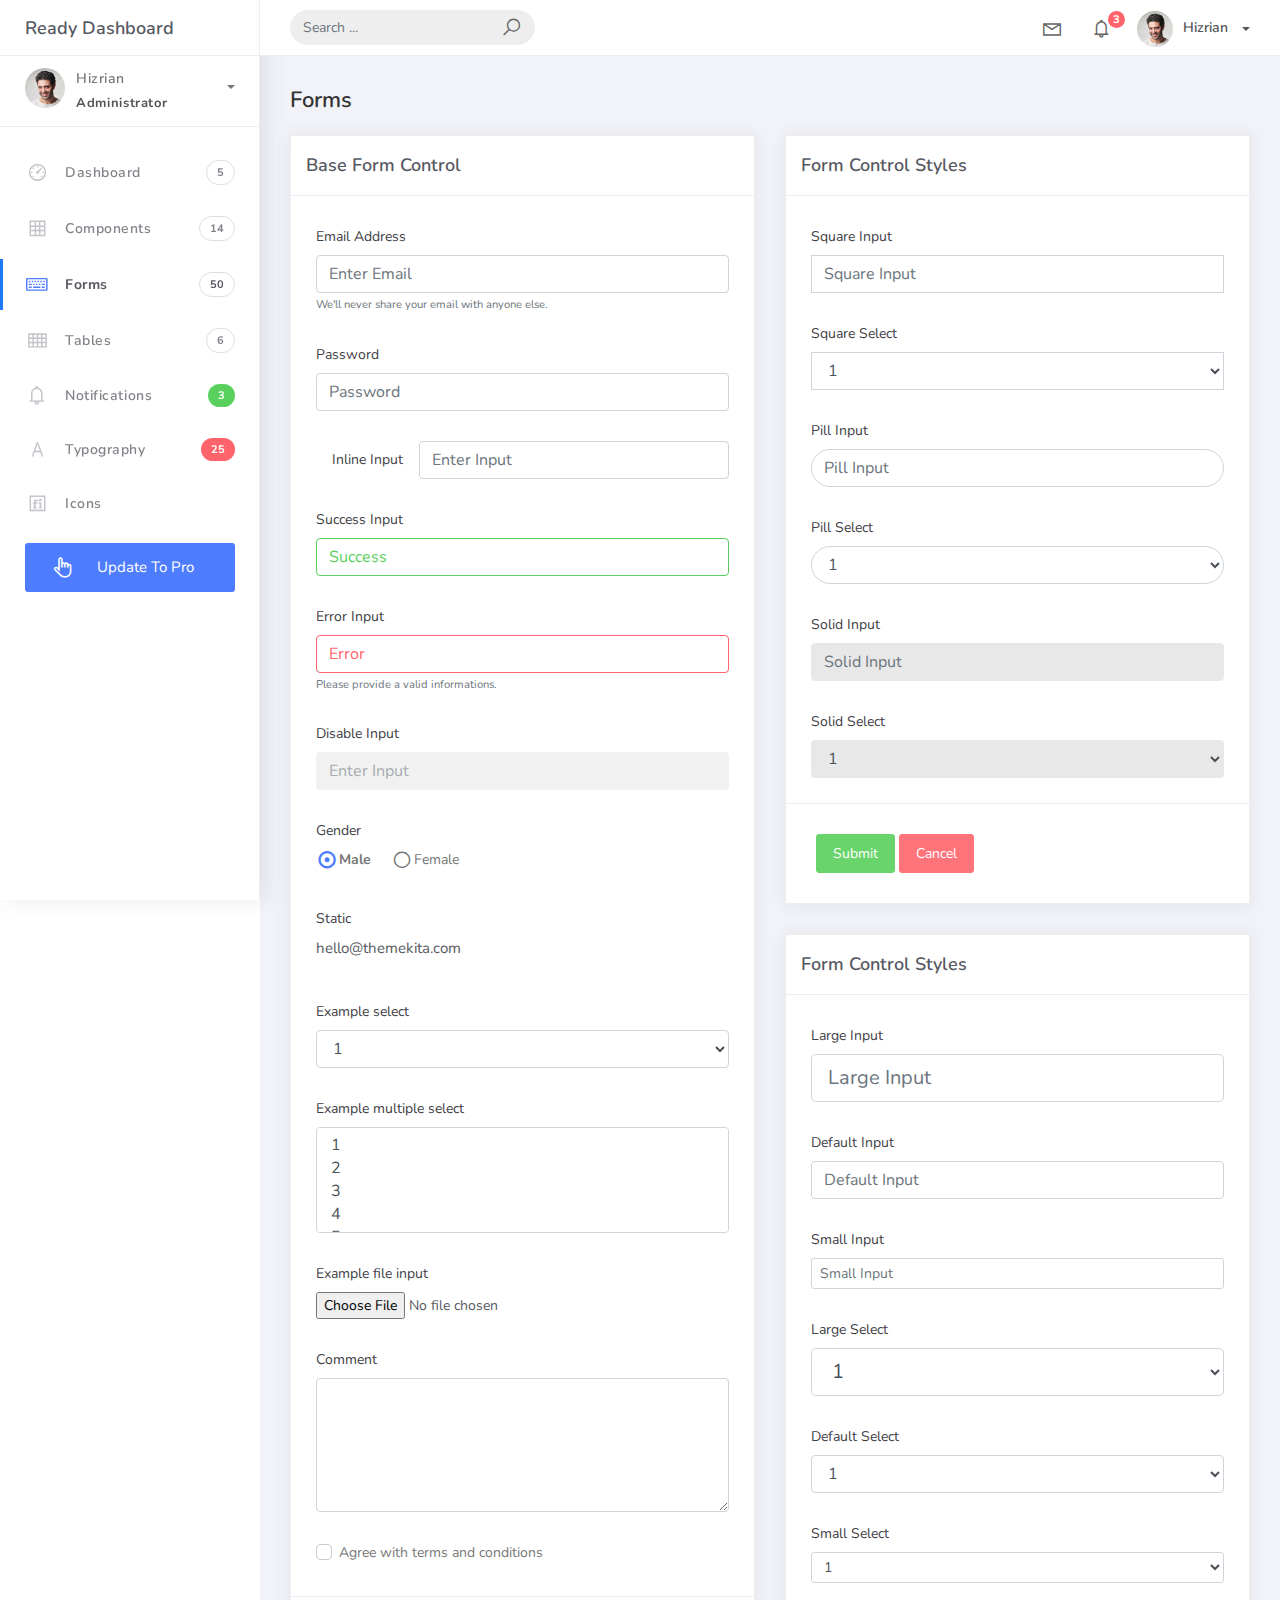
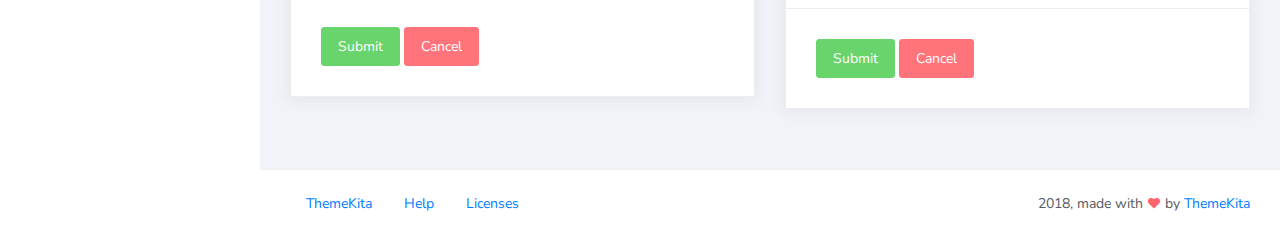
<file: TashanSofrasiWebApp/wwwroot/Dashboard/forms.html>
<!DOCTYPE html>
<html>
<head>
	<meta http-equiv="X-UA-Compatible" content="IE=edge,chrome=1" />
	<title>Forms - Ready Bootstrap Dashboard</title>
	<meta content='width=device-width, initial-scale=1.0, maximum-scale=1.0, user-scalable=0, shrink-to-fit=no' name='viewport' />
	<link rel="stylesheet" href="assets/css/bootstrap.min.css">
	<link rel="stylesheet" href="https://fonts.googleapis.com/css?family=Nunito:200,200i,300,300i,400,400i,600,600i,700,700i,800,800i,900,900i">
	<link rel="stylesheet" href="assets/css/ready.css">
	<link rel="stylesheet" href="assets/css/demo.css">
</head>
<body>
	<div class="wrapper">
		<div class="main-header">
			<div class="logo-header">
				<a href="index.html" class="logo">
					Ready Dashboard
				</a>
				<button class="navbar-toggler sidenav-toggler ml-auto" type="button" data-toggle="collapse" data-target="collapse" aria-controls="sidebar" aria-expanded="false" aria-label="Toggle navigation">
					<span class="navbar-toggler-icon"></span>
				</button>
				<button class="topbar-toggler more"><i class="la la-ellipsis-v"></i></button>
			</div>
			<nav class="navbar navbar-header navbar-expand-lg">
				<div class="container-fluid">
					
					<form class="navbar-left navbar-form nav-search mr-md-3" action="">
						<div class="input-group">
							<input type="text" placeholder="Search ..." class="form-control">
							<div class="input-group-append">
								<span class="input-group-text">
									<i class="la la-search search-icon"></i>
								</span>
							</div>
						</div>
					</form>
					<ul class="navbar-nav topbar-nav ml-md-auto align-items-center">
						<li class="nav-item dropdown hidden-caret">
							<a class="nav-link dropdown-toggle" href="#" id="navbarDropdown" role="button" data-toggle="dropdown" aria-haspopup="true" aria-expanded="false">
								<i class="la la-envelope"></i>
							</a>
							<div class="dropdown-menu" aria-labelledby="navbarDropdown">
								<a class="dropdown-item" href="#">Action</a>
								<a class="dropdown-item" href="#">Another action</a>
								<div class="dropdown-divider"></div>
								<a class="dropdown-item" href="#">Something else here</a>
							</div>
						</li>
						<li class="nav-item dropdown hidden-caret">
							<a class="nav-link dropdown-toggle" href="#" id="navbarDropdown" role="button" data-toggle="dropdown" aria-haspopup="true" aria-expanded="false">
								<i class="la la-bell"></i>
								<span class="notification">3</span>
							</a>
							<ul class="dropdown-menu notif-box" aria-labelledby="navbarDropdown">
								<li>
									<div class="dropdown-title">You have 4 new notification</div>
								</li>
								<li>
									<div class="notif-center">
										<a href="#">
											<div class="notif-icon notif-primary"> <i class="la la-user-plus"></i> </div>
											<div class="notif-content">
												<span class="block">
													New user registered
												</span>
												<span class="time">5 minutes ago</span> 
											</div>
										</a>
										<a href="#">
											<div class="notif-icon notif-success"> <i class="la la-comment"></i> </div>
											<div class="notif-content">
												<span class="block">
													Rahmad commented on Admin
												</span>
												<span class="time">12 minutes ago</span> 
											</div>
										</a>
										<a href="#">
											<div class="notif-img"> 
												<img src="assets/img/profile2.jpg" alt="Img Profile">
											</div>
											<div class="notif-content">
												<span class="block">
													Reza send messages to you
												</span>
												<span class="time">12 minutes ago</span> 
											</div>
										</a>
										<a href="#">
											<div class="notif-icon notif-danger"> <i class="la la-heart"></i> </div>
											<div class="notif-content">
												<span class="block">
													Farrah liked Admin
												</span>
												<span class="time">17 minutes ago</span> 
											</div>
										</a>
									</div>
								</li>
								<li>
									<a class="see-all" href="javascript:void(0);"> <strong>See all notifications</strong> <i class="la la-angle-right"></i> </a>
								</li>
							</ul>
						</li>
						<li class="nav-item dropdown">
							<a class="dropdown-toggle profile-pic" data-toggle="dropdown" href="#" aria-expanded="false"> <img src="assets/img/profile.jpg" alt="user-img" width="36" class="img-circle"><span >Hizrian</span></span> </a>
							<ul class="dropdown-menu dropdown-user">
								<li>
									<div class="user-box">
										<div class="u-img"><img src="assets/img/profile.jpg" alt="user"></div>
										<div class="u-text">
											<h4>Hizrian</h4>
											<p class="text-muted">hello@themekita.com</p><a href="profile.html" class="btn btn-rounded btn-danger btn-sm">View Profile</a></div>
										</div>
									</li>
									<div class="dropdown-divider"></div>
									<a class="dropdown-item" href="#"><i class="ti-user"></i> My Profile</a>
									<a class="dropdown-item" href="#"></i> My Balance</a>
									<a class="dropdown-item" href="#"><i class="ti-email"></i> Inbox</a>
									<div class="dropdown-divider"></div>
									<a class="dropdown-item" href="#"><i class="ti-settings"></i> Account Setting</a>
									<div class="dropdown-divider"></div>
									<a class="dropdown-item" href="#"><i class="fa fa-power-off"></i> Logout</a>
								</ul>
								<!-- /.dropdown-user -->
							</li>
						</ul>
					</div>
				</nav>
			</div>
			<div class="sidebar">
				<div class="scrollbar-inner sidebar-wrapper">
					<div class="user">
						<div class="photo">
							<img src="assets/img/profile.jpg">
						</div>
						<div class="info">
							<a class="" data-toggle="collapse" href="#collapseExample" aria-expanded="true">
								<span>
									Hizrian
									<span class="user-level">Administrator</span>
									<span class="caret"></span>
								</span>
							</a>
							<div class="clearfix"></div>

							<div class="collapse in" id="collapseExample" aria-expanded="true" style="">
								<ul class="nav">
									<li>
										<a href="#profile">
											<span class="link-collapse">My Profile</span>
										</a>
									</li>
									<li>
										<a href="#edit">
											<span class="link-collapse">Edit Profile</span>
										</a>
									</li>
									<li>
										<a href="#settings">
											<span class="link-collapse">Settings</span>
										</a>
									</li>
								</ul>
							</div>
						</div>
					</div>
					<ul class="nav">
						<li class="nav-item">
							<a href="index.html">
								<i class="la la-dashboard"></i>
								<p>Dashboard</p>
								<span class="badge badge-count">5</span>
							</a>
						</li>
						<li class="nav-item">
							<a href="components.html">
								<i class="la la-table"></i>
								<p>Components</p>
								<span class="badge badge-count">14</span>
							</a>
						</li>
						<li class="nav-item active">
							<a href="forms.html">
								<i class="la la-keyboard-o"></i>
								<p>Forms</p>
								<span class="badge badge-count">50</span>
							</a>
						</li>
						<li class="nav-item">
							<a href="tables.html">
								<i class="la la-th"></i>
								<p>Tables</p>
								<span class="badge badge-count">6</span>
							</a>
						</li>
						<li class="nav-item">
							<a href="notifications.html">
								<i class="la la-bell"></i>
								<p>Notifications</p>
								<span class="badge badge-success">3</span>
							</a>
						</li>
						<li class="nav-item">
							<a href="typography.html">
								<i class="la la-font"></i>
								<p>Typography</p>
								<span class="badge badge-danger">25</span>
							</a>
						</li>
						<li class="nav-item">
							<a href="icons.html">
								<i class="la la-fonticons"></i>
								<p>Icons</p>
							</a>
						</li>
						<li class="nav-item update-pro">
							<button  data-toggle="modal" data-target="#modalUpdate">
								<i class="la la-hand-pointer-o"></i>
								<p>Update To Pro</p>
							</button>
						</li>
					</ul>
				</div>
			</div>
			<div class="main-panel">
				<div class="content">
					<div class="container-fluid">
						<h4 class="page-title">Forms</h4>
						<div class="row">
							<div class="col-md-6">
								<div class="card">
									<div class="card-header">
										<div class="card-title">Base Form Control</div>
									</div>
									<div class="card-body">
										<div class="form-group">
											<label for="email">Email Address</label>
											<input type="email" class="form-control" id="email" placeholder="Enter Email">
											<small id="emailHelp" class="form-text text-muted">We'll never share your email with anyone else.</small>
										</div>
										<div class="form-group">
											<label for="password">Password</label>
											<input type="password" class="form-control" id="password" placeholder="Password">
										</div>
										<div class="form-group form-inline">
											<label for="inlineinput" class="col-md-3 col-form-label">Inline Input</label>
											<div class="col-md-9 p-0">
												<input type="text" class="form-control input-full" id="inlineinput" placeholder="Enter Input">
											</div>
										</div>
										<div class="form-group has-success">
											<label for="successInput">Success Input</label>
											<input type="text" id="successInput" value="Success" class="form-control">
										</div>
										<div class="form-group has-error has-feedback">
											<label for="errorInput">Error Input</label>
											<input type="text" id="errorInput" value="Error" class="form-control">
											<small id="emailHelp" class="form-text text-muted">Please provide a valid informations.</small>
										</div>
										<div class="form-group">
											<label for="disableinput">Disable Input</label>
											<input type="text" class="form-control" id="disableinput" placeholder="Enter Input" disabled>
										</div>
										<div class="form-check">
											<label>Gender</label><br/>
											<label class="form-radio-label">
												<input class="form-radio-input" type="radio" name="optionsRadios" value=""  checked="">
												<span class="form-radio-sign">Male</span>
											</label>
											<label class="form-radio-label ml-3">
												<input class="form-radio-input" type="radio" name="optionsRadios" value="">
												<span class="form-radio-sign">Female</span>
											</label>
										</div>
										<div class="form-group">
											<label class="control-label">
												Static
											</label> <!----> <p class="form-control-static">hello@themekita.com</p> <!---->  <!----></div>
											<div class="form-group">
												<label for="exampleFormControlSelect1">Example select</label>
												<select class="form-control" id="exampleFormControlSelect1">
													<option>1</option>
													<option>2</option>
													<option>3</option>
													<option>4</option>
													<option>5</option>
												</select>
											</div>
											<div class="form-group">
												<label for="exampleFormControlSelect2">Example multiple select</label>
												<select multiple class="form-control" id="exampleFormControlSelect2">
													<option>1</option>
													<option>2</option>
													<option>3</option>
													<option>4</option>
													<option>5</option>
												</select>
											</div>
											<div class="form-group">
												<label for="exampleFormControlFile1">Example file input</label>
												<input type="file" class="form-control-file" id="exampleFormControlFile1">
											</div>
											<div class="form-group">
												<label for="comment">Comment</label>
												<textarea class="form-control" id="comment" rows="5">

												</textarea>
											</div>
											<div class="form-check">
												<label class="form-check-label">
													<input class="form-check-input" type="checkbox" value="">
													<span class="form-check-sign">Agree with terms and conditions</span>
												</label>
											</div>
										</div>
										<div class="card-action">
											<button class="btn btn-success">Submit</button>
											<button class="btn btn-danger">Cancel</button>
										</div>
									</div>
								</div>
								<div class="col-md-6">
									<div class="card">
										<div class="card-header">
											<div class="card-title">Form Control Styles</div>
										</div>
										<div class="card-body">
											<div class="form-group">
												<label for="squareInput">Square Input</label>
												<input type="text" class="form-control input-square" id="squareInput" placeholder="Square Input">
											</div>
											<div class="form-group">
												<label for="squareSelect">Square Select</label>
												<select class="form-control input-square" id="squareSelect">
													<option>1</option>
													<option>2</option>
													<option>3</option>
													<option>4</option>
													<option>5</option>
												</select>
											</div>
											<div class="form-group">
												<label for="pillInput">Pill Input</label>
												<input type="text" class="form-control input-pill" id="pillInput" placeholder="Pill Input">
											</div>
											<div class="form-group">
												<label for="pillSelect">Pill Select</label>
												<select class="form-control input-pill" id="pillSelect">
													<option>1</option>
													<option>2</option>
													<option>3</option>
													<option>4</option>
													<option>5</option>
												</select>
											</div>
											<div class="form-group">
												<label for="solidInput">Solid Input</label>
												<input type="text" class="form-control input-solid" id="solidInput" placeholder="Solid Input">
											</div>
											<div class="form-group">
												<label for="solidSelect">Solid Select</label>
												<select class="form-control input-solid" id="solidSelect">
													<option>1</option>
													<option>2</option>
													<option>3</option>
													<option>4</option>
													<option>5</option>
												</select>
											</div>											
										</div>
										<div class="card-action">
											<button class="btn btn-success">Submit</button>
											<button class="btn btn-danger">Cancel</button>
										</div>
									</div>
									<div class="card">
										<div class="card-header">
											<div class="card-title">Form Control Styles</div>
										</div>
										<div class="card-body">
											<div class="form-group">
												<label for="largeInput">Large Input</label>
												<input type="text" class="form-control form-control-lg" id="largeInput" placeholder="Large Input">
											</div>
											<div class="form-group">
												<label for="largeInput">Default Input</label>
												<input type="text" class="form-control form-control" id="defaultInput" placeholder="Default Input">
											</div>
											<div class="form-group">
												<label for="smallInput">Small Input</label>
												<input type="text" class="form-control form-control-sm" id="smallInput" placeholder="Small Input">
											</div>
											<div class="form-group">
												<label for="largeSelect">Large Select</label>
												<select class="form-control form-control-lg" id="largeSelect">
													<option>1</option>
													<option>2</option>
													<option>3</option>
													<option>4</option>
													<option>5</option>
												</select>
											</div>
											<div class="form-group">
												<label for="defaultSelect">Default Select</label>
												<select class="form-control form-control" id="defaultSelect">
													<option>1</option>
													<option>2</option>
													<option>3</option>
													<option>4</option>
													<option>5</option>
												</select>
											</div>
											<div class="form-group">
												<label for="smallSelect">Small Select</label>
												<select class="form-control form-control-sm" id="smallSelect">
													<option>1</option>
													<option>2</option>
													<option>3</option>
													<option>4</option>
													<option>5</option>
												</select>
											</div>
										</div>
										<div class="card-action">
											<button class="btn btn-success">Submit</button>
											<button class="btn btn-danger">Cancel</button>
										</div>
									</div>
								</div>
							</div>
						</div>
					</div>
					<footer class="footer">
						<div class="container-fluid">
							<nav class="pull-left">
								<ul class="nav">
									<li class="nav-item">
										<a class="nav-link" href="http://www.themekita.com">
											ThemeKita
										</a>
									</li>
									<li class="nav-item">
										<a class="nav-link" href="#">
											Help
										</a>
									</li>
									<li class="nav-item">
										<a class="nav-link" href="#">
											Licenses
										</a>
									</li>
								</ul>
							</nav>
							<div class="copyright ml-auto">
								2018, made with <i class="la la-heart heart text-danger"></i> by <a href="http://www.themekita.com">ThemeKita</a>
							</div>				
						</div>
					</footer>
				</div>
			</div>
		</div>
	</div>
	<!-- Modal -->
	<div class="modal fade" id="modalUpdate" tabindex="-1" role="dialog" aria-labelledby="modalUpdatePro" aria-hidden="true">
		<div class="modal-dialog modal-dialog-centered" role="document">
			<div class="modal-content">
				<div class="modal-header bg-primary">
					<h6 class="modal-title"><i class="la la-frown-o"></i> Under Development</h6>
					<button type="button" class="close" data-dismiss="modal" aria-label="Close">
						<span aria-hidden="true">&times;</span>
					</button>
				</div>
				<div class="modal-body text-center">									
					<p>Currently the pro version of the <b>Ready Dashboard</b> Bootstrap is in progress development</p>
					<p>
					<b>We'll let you know when it's done</b></p>
				</div>
				<div class="modal-footer">
					<button type="button" class="btn btn-secondary" data-dismiss="modal">Close</button>
				</div>
			</div>
		</div>
	</div>
</body>
<script src="assets/js/core/jquery.3.2.1.min.js"></script>
<script src="assets/js/plugin/jquery-ui-1.12.1.custom/jquery-ui.min.js"></script>
<script src="assets/js/core/popper.min.js"></script>
<script src="assets/js/core/bootstrap.min.js"></script>
<script src="assets/js/plugin/chartist/chartist.min.js"></script>
<script src="assets/js/plugin/chartist/plugin/chartist-plugin-tooltip.min.js"></script>
<script src="assets/js/plugin/bootstrap-notify/bootstrap-notify.min.js"></script>
<script src="assets/js/plugin/bootstrap-toggle/bootstrap-toggle.min.js"></script>
<script src="assets/js/plugin/jquery-mapael/jquery.mapael.min.js"></script>
<script src="assets/js/plugin/jquery-mapael/maps/world_countries.min.js"></script>
<script src="assets/js/plugin/chart-circle/circles.min.js"></script>
<script src="assets/js/plugin/jquery-scrollbar/jquery.scrollbar.min.js"></script>
<script src="assets/js/ready.min.js"></script>
</html>
</file>
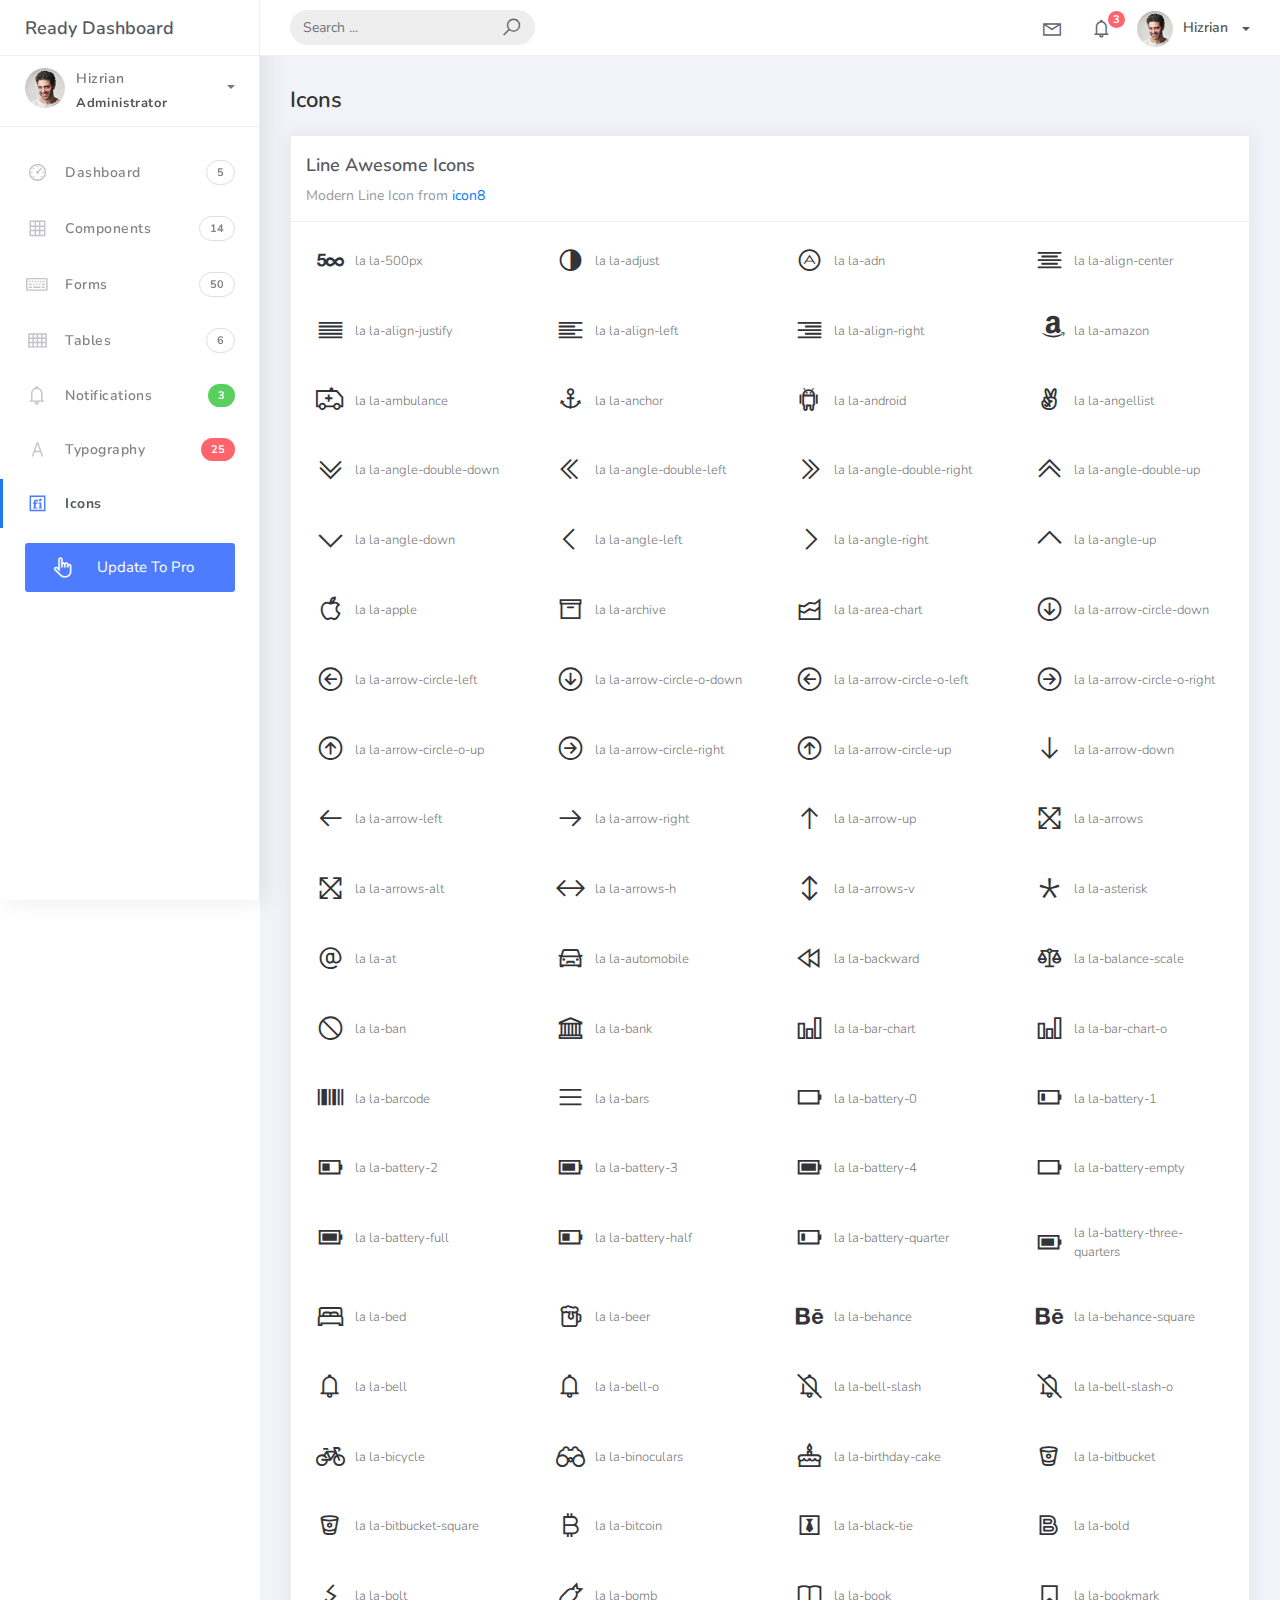
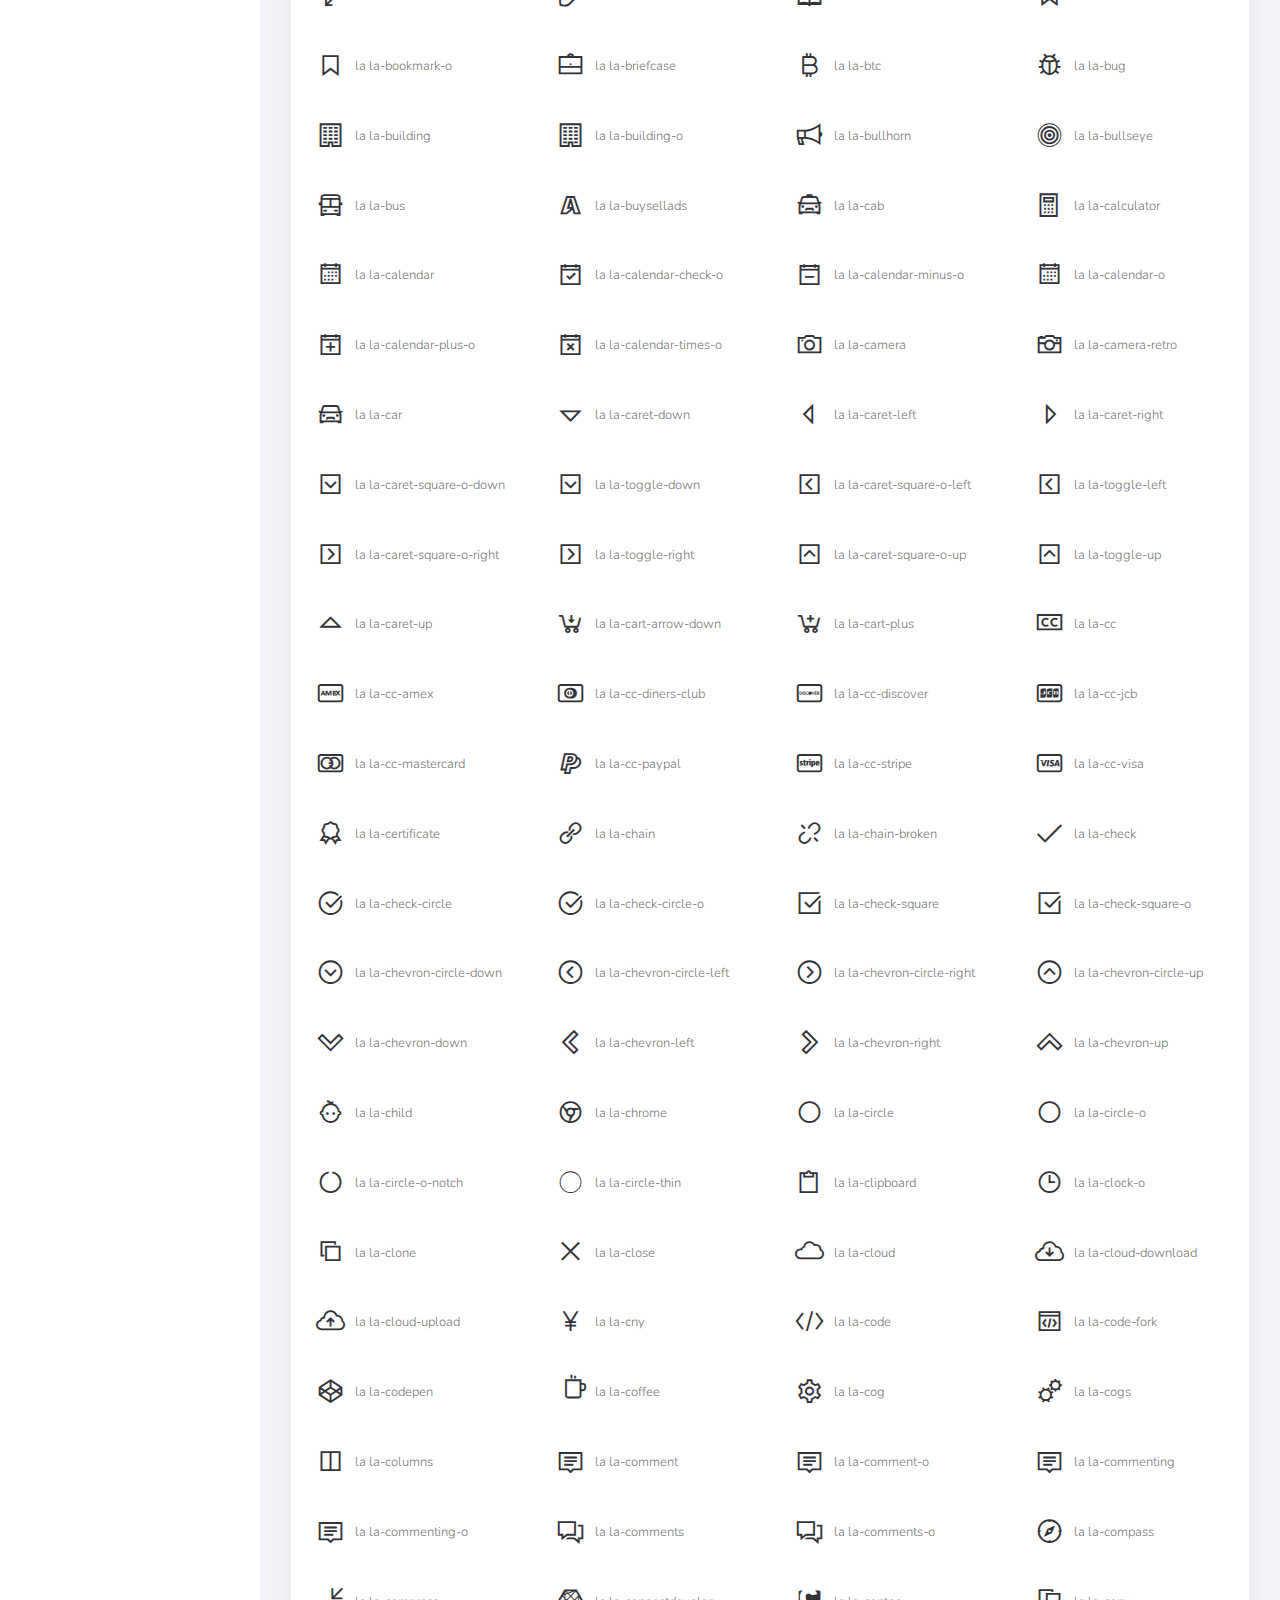
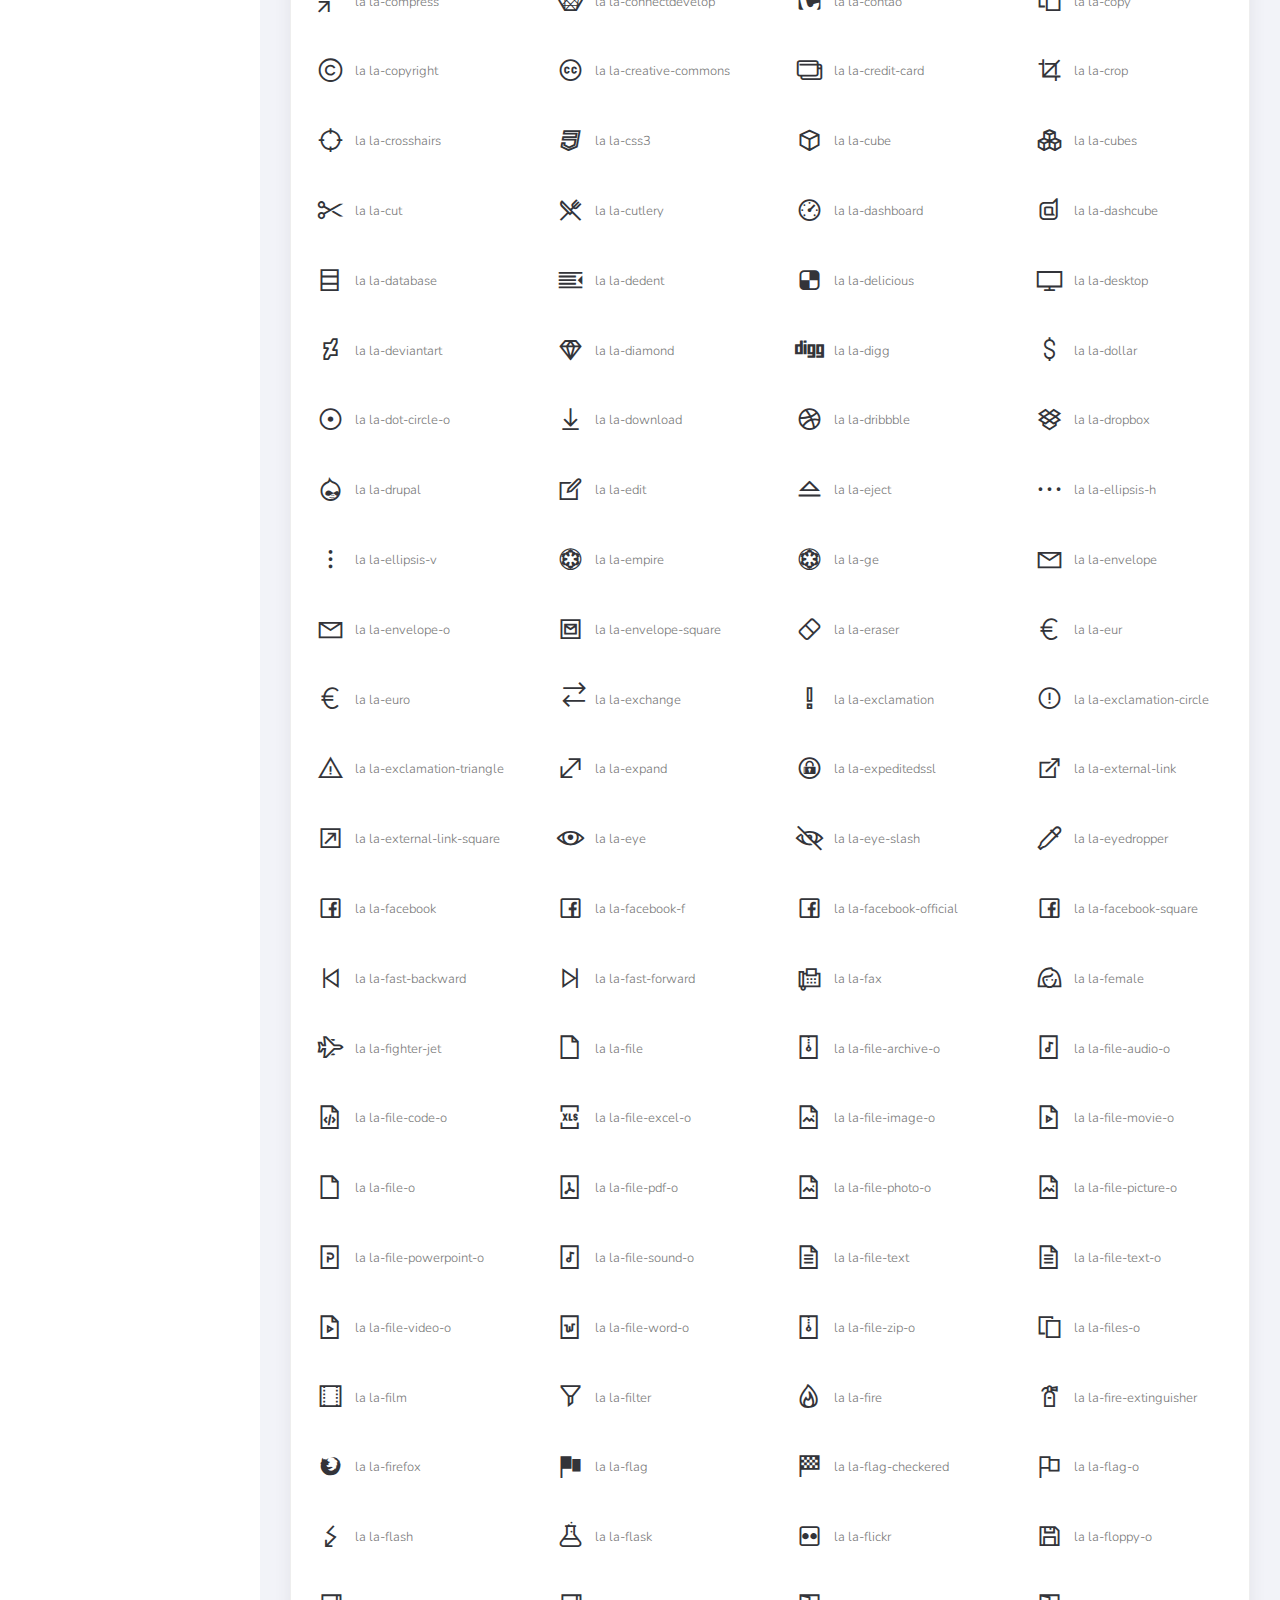
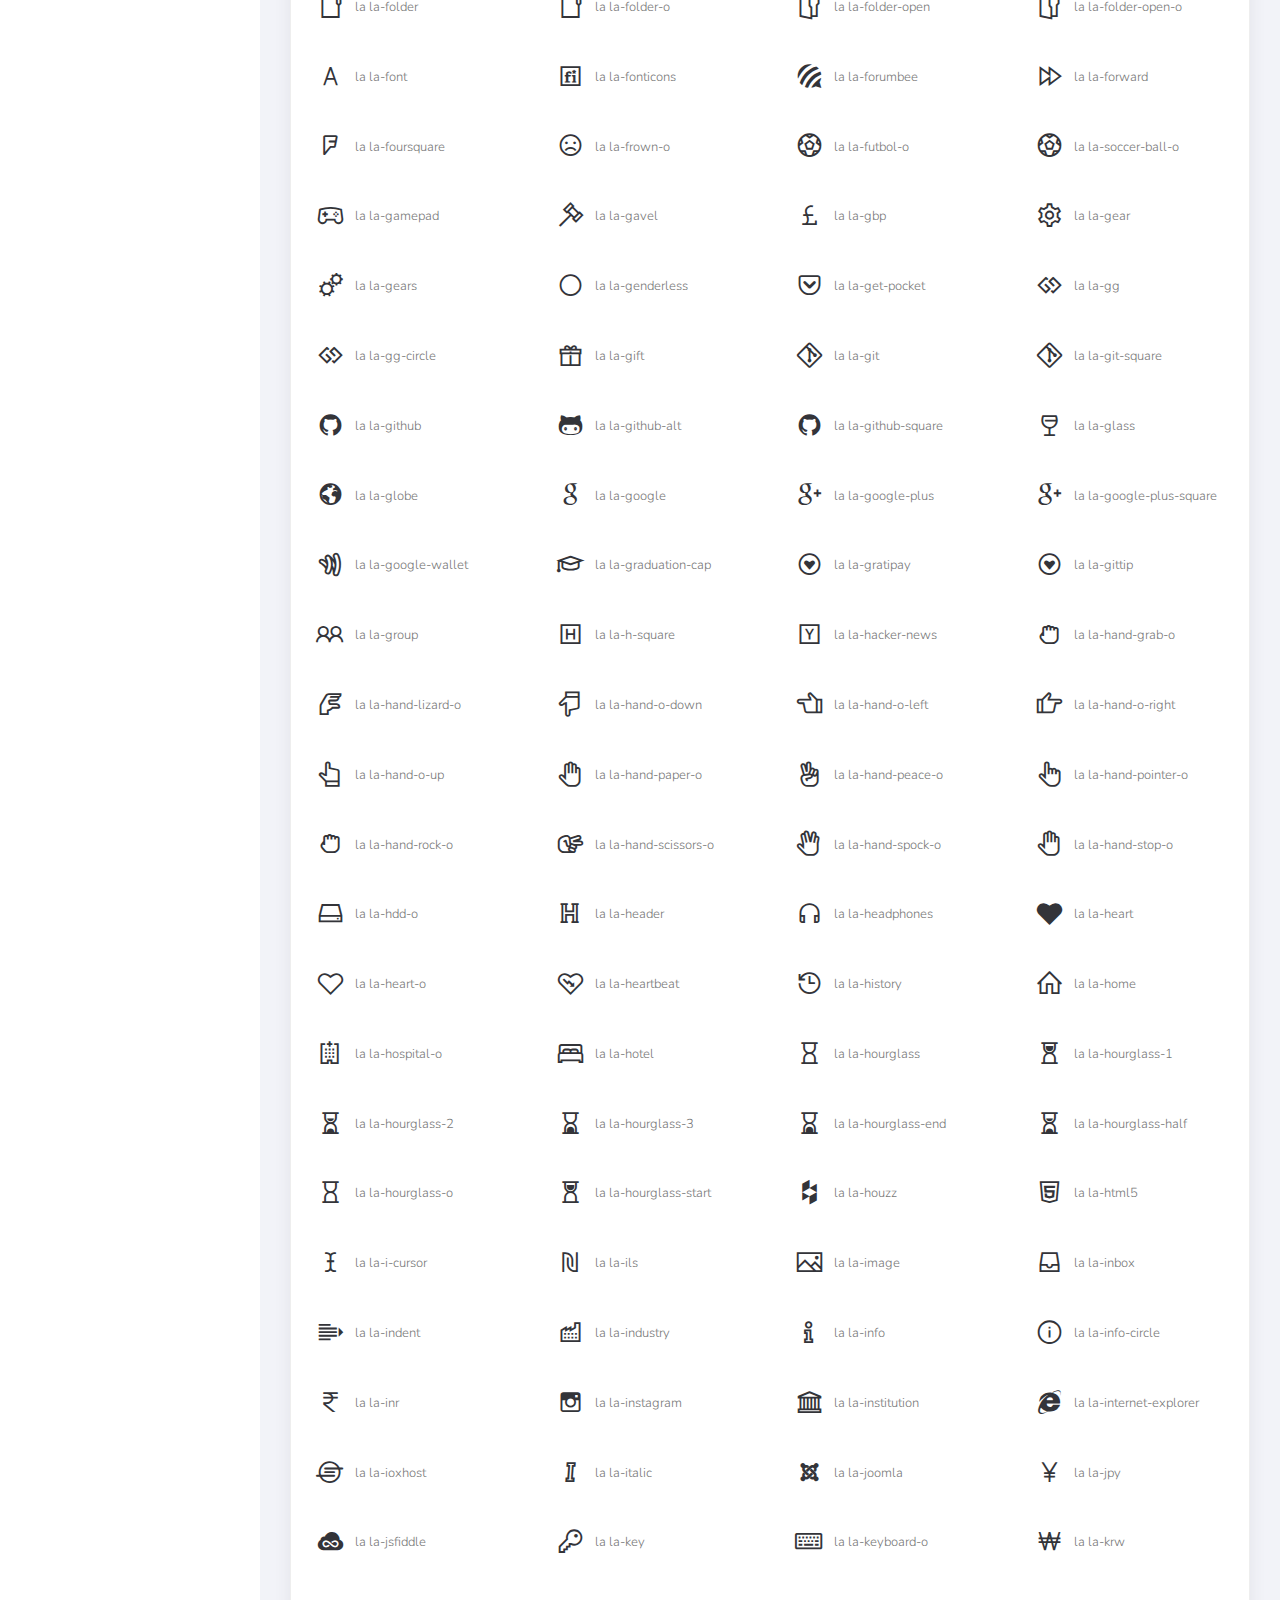
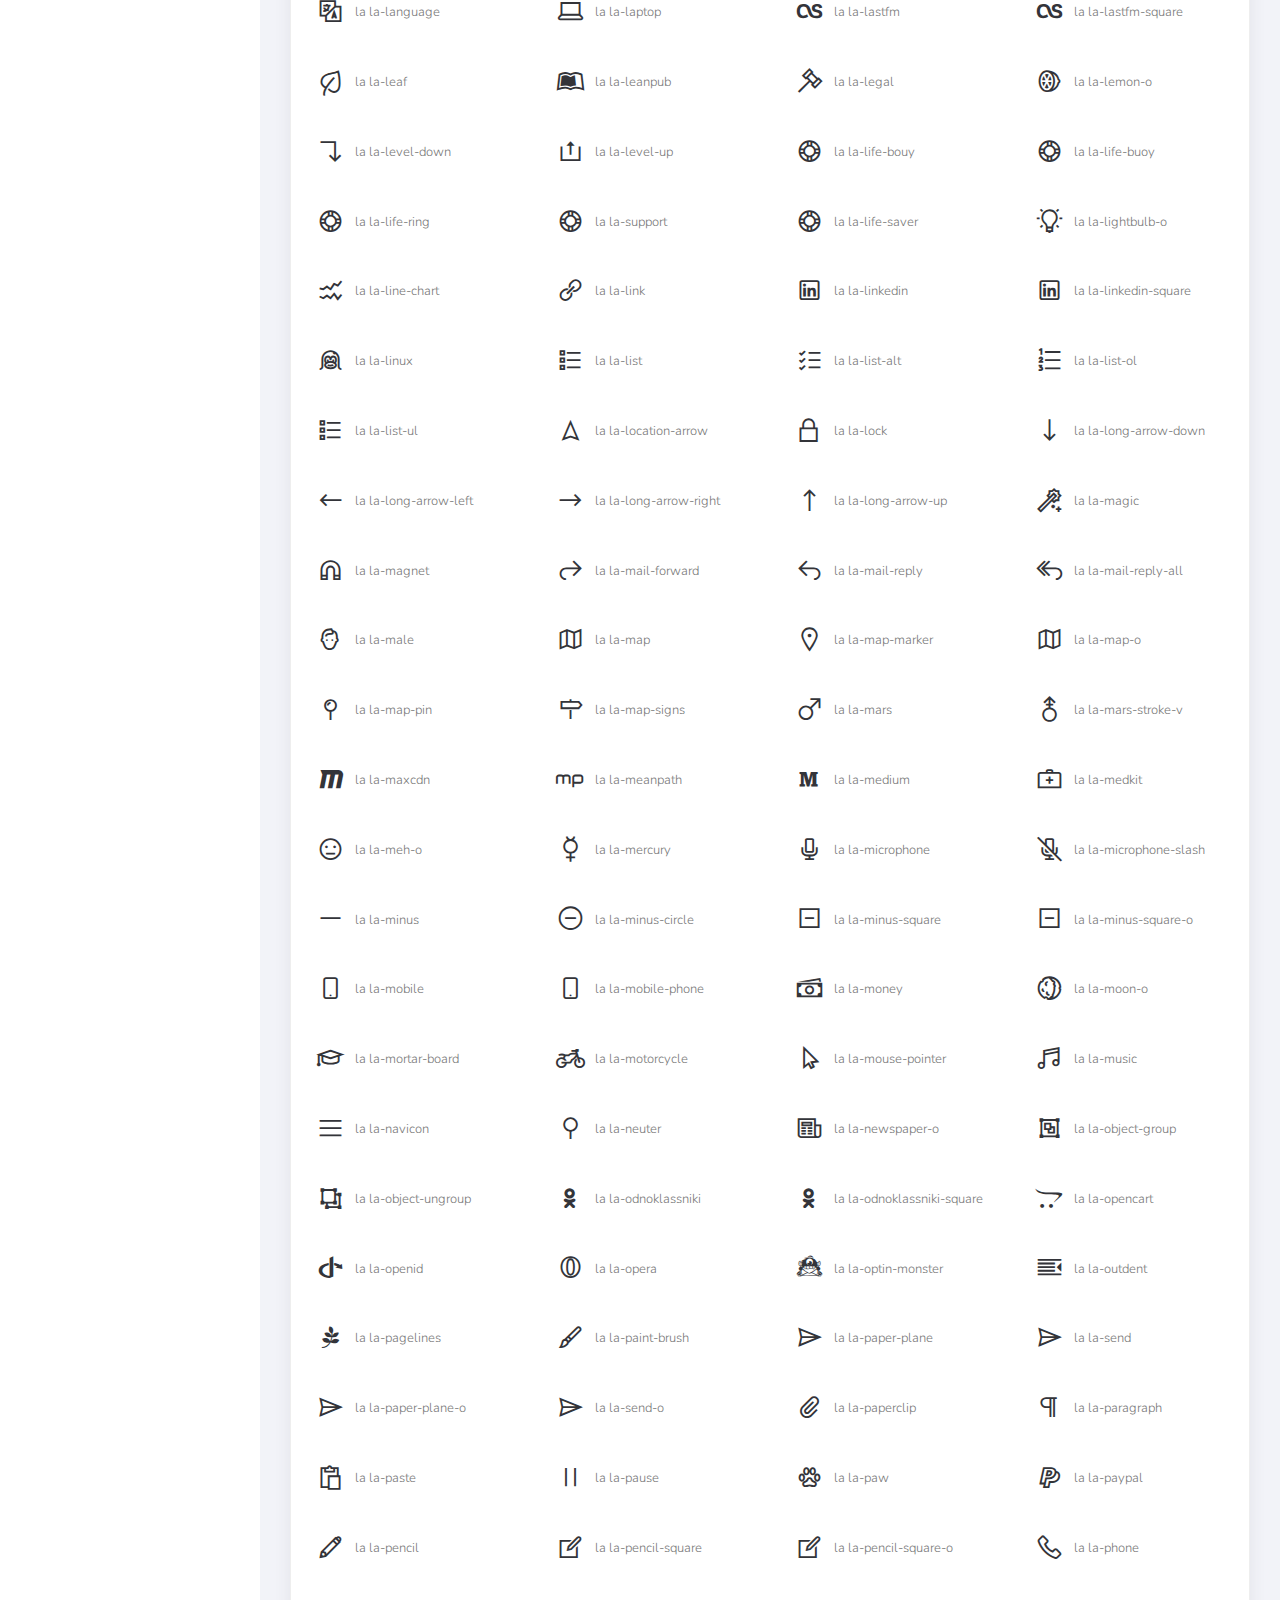
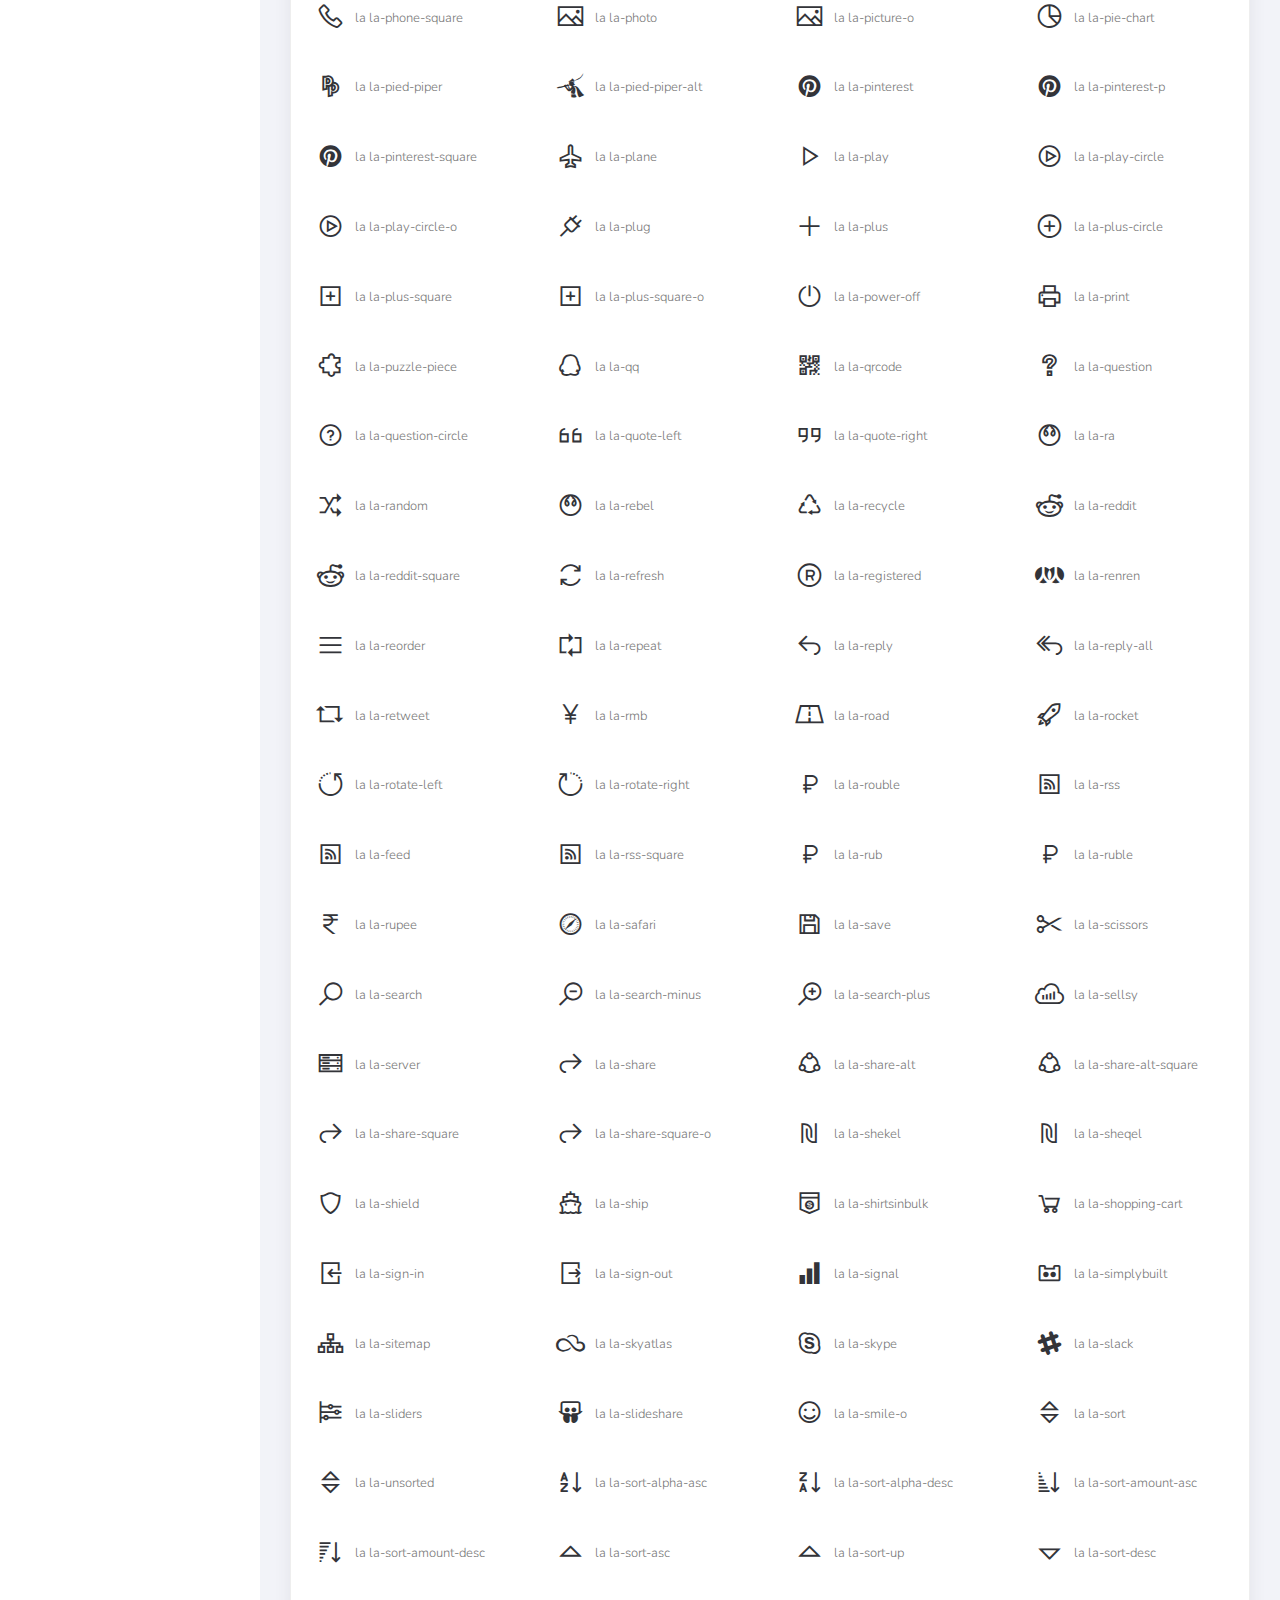
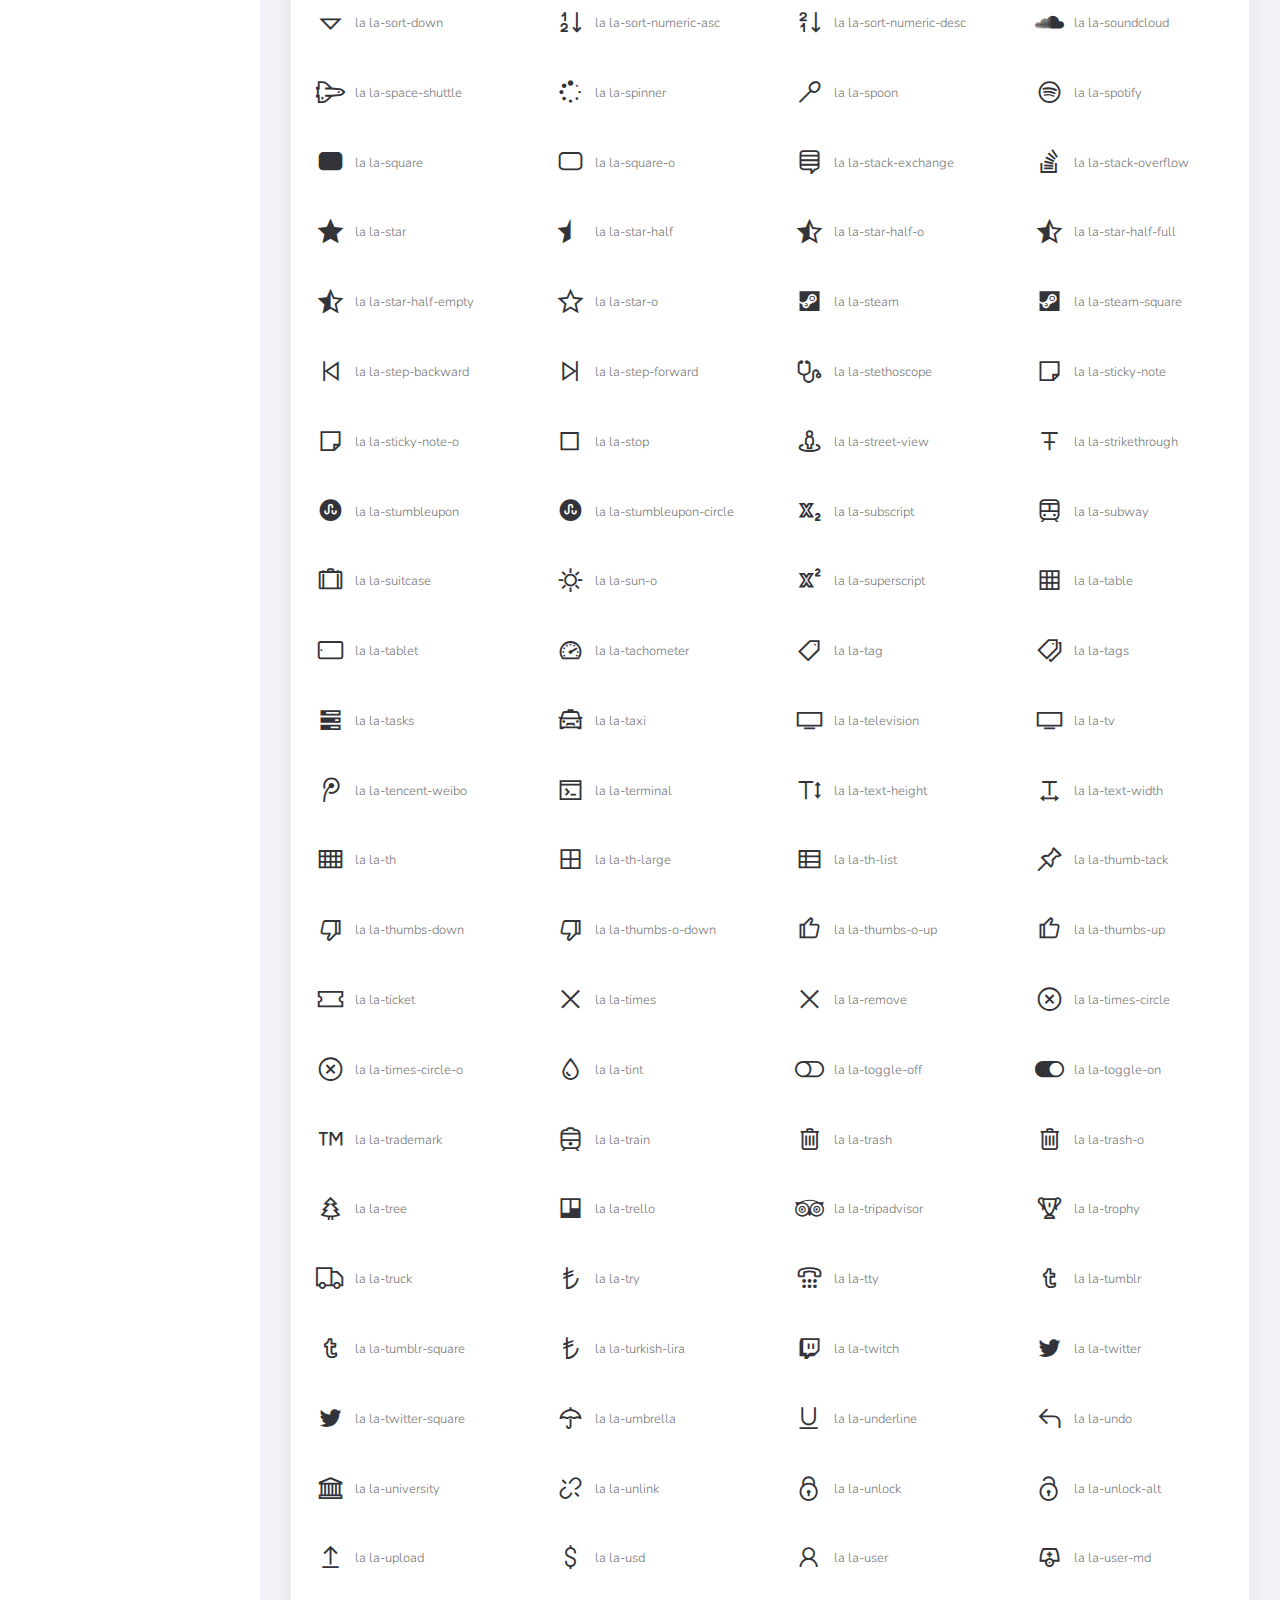
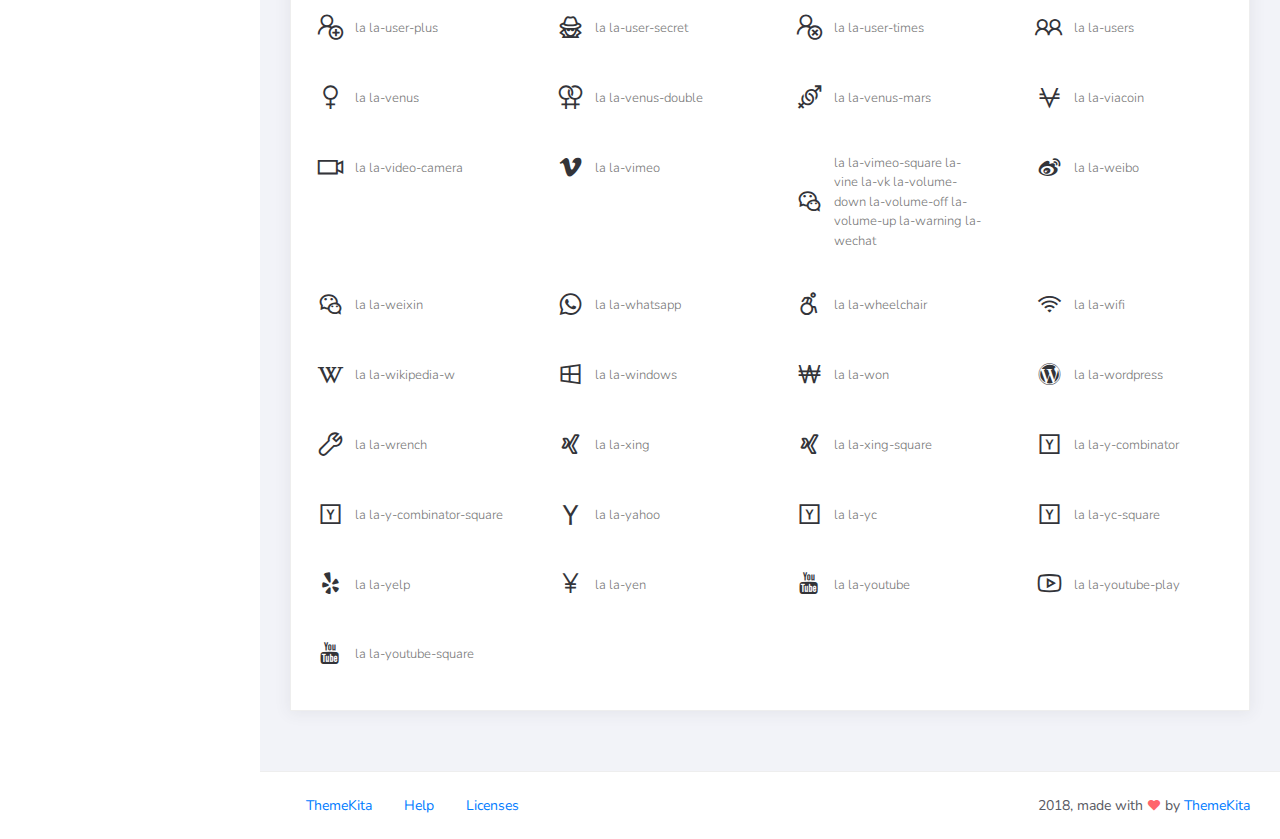
<file: TashanSofrasiWebApp/wwwroot/Dashboard/icons.html>
<!DOCTYPE html>
<html>
<head>
	<meta http-equiv="X-UA-Compatible" content="IE=edge,chrome=1" />
	<title>Icons - Ready Bootstrap Dashboard</title>
	<meta content='width=device-width, initial-scale=1.0, maximum-scale=1.0, user-scalable=0, shrink-to-fit=no' name='viewport' />
	<link rel="stylesheet" href="assets/css/bootstrap.min.css">
	<link rel="stylesheet" href="https://fonts.googleapis.com/css?family=Nunito:200,200i,300,300i,400,400i,600,600i,700,700i,800,800i,900,900i">
	<link rel="stylesheet" href="assets/css/ready.css">
	<link rel="stylesheet" href="assets/css/demo.css">
</head>
<body>
	<div class="wrapper">
		<div class="main-header">
			<div class="logo-header">
				<a href="index.html" class="logo">
					Ready Dashboard
				</a>
				<button class="navbar-toggler sidenav-toggler ml-auto" type="button" data-toggle="collapse" data-target="collapse" aria-controls="sidebar" aria-expanded="false" aria-label="Toggle navigation">
					<span class="navbar-toggler-icon"></span>
				</button>
				<button class="topbar-toggler more"><i class="la la-ellipsis-v"></i></button>
			</div>
			<nav class="navbar navbar-header navbar-expand-lg">
				<div class="container-fluid">
					
					<form class="navbar-left navbar-form nav-search mr-md-3" action="">
						<div class="input-group">
							<input type="text" placeholder="Search ..." class="form-control">
							<div class="input-group-append">
								<span class="input-group-text">
									<i class="la la-search search-icon"></i>
								</span>
							</div>
						</div>
					</form>
					<ul class="navbar-nav topbar-nav ml-md-auto align-items-center">
						<li class="nav-item dropdown hidden-caret">
							<a class="nav-link dropdown-toggle" href="#" id="navbarDropdown" role="button" data-toggle="dropdown" aria-haspopup="true" aria-expanded="false">
								<i class="la la-envelope"></i>
							</a>
							<div class="dropdown-menu" aria-labelledby="navbarDropdown">
								<a class="dropdown-item" href="#">Action</a>
								<a class="dropdown-item" href="#">Another action</a>
								<div class="dropdown-divider"></div>
								<a class="dropdown-item" href="#">Something else here</a>
							</div>
						</li>
						<li class="nav-item dropdown hidden-caret">
							<a class="nav-link dropdown-toggle" href="#" id="navbarDropdown" role="button" data-toggle="dropdown" aria-haspopup="true" aria-expanded="false">
								<i class="la la-bell"></i>
								<span class="notification">3</span>
							</a>
							<ul class="dropdown-menu notif-box" aria-labelledby="navbarDropdown">
								<li>
									<div class="dropdown-title">You have 4 new notification</div>
								</li>
								<li>
									<div class="notif-center">
										<a href="#">
											<div class="notif-icon notif-primary"> <i class="la la-user-plus"></i> </div>
											<div class="notif-content">
												<span class="block">
													New user registered
												</span>
												<span class="time">5 minutes ago</span> 
											</div>
										</a>
										<a href="#">
											<div class="notif-icon notif-success"> <i class="la la-comment"></i> </div>
											<div class="notif-content">
												<span class="block">
													Rahmad commented on Admin
												</span>
												<span class="time">12 minutes ago</span> 
											</div>
										</a>
										<a href="#">
											<div class="notif-img"> 
												<img src="assets/img/profile2.jpg" alt="Img Profile">
											</div>
											<div class="notif-content">
												<span class="block">
													Reza send messages to you
												</span>
												<span class="time">12 minutes ago</span> 
											</div>
										</a>
										<a href="#">
											<div class="notif-icon notif-danger"> <i class="la la-heart"></i> </div>
											<div class="notif-content">
												<span class="block">
													Farrah liked Admin
												</span>
												<span class="time">17 minutes ago</span> 
											</div>
										</a>
									</div>
								</li>
								<li>
									<a class="see-all" href="javascript:void(0);"> <strong>See all notifications</strong> <i class="la la-angle-right"></i> </a>
								</li>
							</ul>
						</li>
						<li class="nav-item dropdown">
							<a class="dropdown-toggle profile-pic" data-toggle="dropdown" href="#" aria-expanded="false"> <img src="assets/img/profile.jpg" alt="user-img" width="36" class="img-circle"><span >Hizrian</span></span> </a>
							<ul class="dropdown-menu dropdown-user">
								<li>
									<div class="user-box">
										<div class="u-img"><img src="assets/img/profile.jpg" alt="user"></div>
										<div class="u-text">
											<h4>Hizrian</h4>
											<p class="text-muted">hello@themekita.com</p><a href="profile.html" class="btn btn-rounded btn-danger btn-sm">View Profile</a></div>
										</div>
									</li>
									<div class="dropdown-divider"></div>
									<a class="dropdown-item" href="#"><i class="ti-user"></i> My Profile</a>
									<a class="dropdown-item" href="#"></i> My Balance</a>
									<a class="dropdown-item" href="#"><i class="ti-email"></i> Inbox</a>
									<div class="dropdown-divider"></div>
									<a class="dropdown-item" href="#"><i class="ti-settings"></i> Account Setting</a>
									<div class="dropdown-divider"></div>
									<a class="dropdown-item" href="#"><i class="fa fa-power-off"></i> Logout</a>
								</ul>
								<!-- /.dropdown-user -->
							</li>
						</ul>
					</div>
				</nav>
			</div>
			<div class="sidebar">
				<div class="scrollbar-inner sidebar-wrapper">
					<div class="user">
						<div class="photo">
							<img src="assets/img/profile.jpg">
						</div>
						<div class="info">
							<a class="" data-toggle="collapse" href="#collapseExample" aria-expanded="true">
								<span>
									Hizrian
									<span class="user-level">Administrator</span>
									<span class="caret"></span>
								</span>
							</a>
							<div class="clearfix"></div>

							<div class="collapse in" id="collapseExample" aria-expanded="true" style="">
								<ul class="nav">
									<li>
										<a href="#profile">
											<span class="link-collapse">My Profile</span>
										</a>
									</li>
									<li>
										<a href="#edit">
											<span class="link-collapse">Edit Profile</span>
										</a>
									</li>
									<li>
										<a href="#settings">
											<span class="link-collapse">Settings</span>
										</a>
									</li>
								</ul>
							</div>
						</div>
					</div>
					<ul class="nav">
						<li class="nav-item">
							<a href="index.html">
								<i class="la la-dashboard"></i>
								<p>Dashboard</p>
								<span class="badge badge-count">5</span>
							</a>
						</li>
						<li class="nav-item">
							<a href="components.html">
								<i class="la la-table"></i>
								<p>Components</p>
								<span class="badge badge-count">14</span>
							</a>
						</li>
						<li class="nav-item">
							<a href="forms.html">
								<i class="la la-keyboard-o"></i>
								<p>Forms</p>
								<span class="badge badge-count">50</span>
							</a>
						</li>
						<li class="nav-item">
							<a href="tables.html">
								<i class="la la-th"></i>
								<p>Tables</p>
								<span class="badge badge-count">6</span>
							</a>
						</li>
						<li class="nav-item">
							<a href="notifications.html">
								<i class="la la-bell"></i>
								<p>Notifications</p>
								<span class="badge badge-success">3</span>
							</a>
						</li>
						<li class="nav-item">
							<a href="typography.html">
								<i class="la la-font"></i>
								<p>Typography</p>
								<span class="badge badge-danger">25</span>
							</a>
						</li>
						<li class="nav-item active">
							<a href="icons.html">
								<i class="la la-fonticons"></i>
								<p>Icons</p>
							</a>
						</li>
						<li class="nav-item update-pro">
							<button  data-toggle="modal" data-target="#modalUpdate">
								<i class="la la-hand-pointer-o"></i>
								<p>Update To Pro</p>
							</button>
						</li>
					</ul>
				</div>
			</div>
			<div class="main-panel">
				<div class="content">
					<div class="container-fluid">
						<h4 class="page-title">Icons</h4>
						<div class="row">
							<div class="col-md-12">
								<div class="card">
									<div class="card-header">
										<div class="card-title">Line Awesome Icons</div>
										<div class="card-category">Modern Line Icon from <a class="link" href="https://icons8.com/line-awesome">icon8</a></div>
									</div>
									<div class="card-body">
										<div id="row-demo-icon" class="row">
										</div>
									</div>
								</div>
							</div>
						</div>
					</div>
				</div>
				<footer class="footer">
					<div class="container-fluid">
						<nav class="pull-left">
							<ul class="nav">
								<li class="nav-item">
									<a class="nav-link" href="http://www.themekita.com">
										ThemeKita
									</a>
								</li>
								<li class="nav-item">
									<a class="nav-link" href="#">
										Help
									</a>
								</li>
								<li class="nav-item">
									<a class="nav-link" href="https://themewagon.com/license/#free-item">
										Licenses
									</a>
								</li>
							</ul>
						</nav>
						<div class="copyright ml-auto">
							2018, made with <i class="la la-heart heart text-danger"></i> by <a href="http://www.themekita.com">ThemeKita</a>
						</div>				
					</div>
				</footer>
			</div>
		</div>
	</div>
	<!-- Modal -->
	<div class="modal fade" id="modalUpdate" tabindex="-1" role="dialog" aria-labelledby="modalUpdatePro" aria-hidden="true">
		<div class="modal-dialog modal-dialog-centered" role="document">
			<div class="modal-content">
				<div class="modal-header bg-primary">
					<h6 class="modal-title"><i class="la la-frown-o"></i> Under Development</h6>
					<button type="button" class="close" data-dismiss="modal" aria-label="Close">
						<span aria-hidden="true">&times;</span>
					</button>
				</div>
				<div class="modal-body text-center">									
					<p>Currently the pro version of the <b>Ready Dashboard</b> Bootstrap is in progress development</p>
					<p>
					<b>We'll let you know when it's done</b></p>
				</div>
				<div class="modal-footer">
					<button type="button" class="btn btn-secondary" data-dismiss="modal">Close</button>
				</div>
			</div>
		</div>
	</div>
</body>
<script src="assets/js/core/jquery.3.2.1.min.js"></script>
<script src="assets/js/plugin/jquery-ui-1.12.1.custom/jquery-ui.min.js"></script>
<script src="assets/js/core/popper.min.js"></script>
<script src="assets/js/core/bootstrap.min.js"></script>
<script src="assets/js/plugin/chartist/chartist.min.js"></script>
<script src="assets/js/plugin/chartist/plugin/chartist-plugin-tooltip.min.js"></script>
<script src="assets/js/plugin/bootstrap-notify/bootstrap-notify.min.js"></script>
<script src="assets/js/plugin/bootstrap-toggle/bootstrap-toggle.min.js"></script>
<script src="assets/js/plugin/jquery-mapael/jquery.mapael.min.js"></script>
<script src="assets/js/plugin/jquery-mapael/maps/world_countries.min.js"></script>
<script src="assets/js/plugin/chart-circle/circles.min.js"></script>
<script src="assets/js/plugin/jquery-scrollbar/jquery.scrollbar.min.js"></script>
<script src="assets/js/ready.min.js"></script>
<script type="text/javascript">
	var iconClass = ['la-500px', 'la-adjust', 'la-adn', 'la-align-center', 'la-align-justify',
	'la-align-left', 'la-align-right', 'la-amazon', 'la-ambulance', 'la-anchor', 'la-android', 'la-angellist', 'la-angle-double-down', 'la-angle-double-left', 'la-angle-double-right', 'la-angle-double-up', 'la-angle-down', 'la-angle-left', 'la-angle-right', 'la-angle-up', 'la-apple', 'la-archive', 'la-area-chart', ' la-arrow-circle-down', 'la-arrow-circle-left', 'la-arrow-circle-o-down', 'la-arrow-circle-o-left', 'la-arrow-circle-o-right', 'la-arrow-circle-o-up', 'la-arrow-circle-right', 'la-arrow-circle-up', 'la-arrow-down', 'la-arrow-left', 'la-arrow-right', 'la-arrow-up', 'la-arrows', 'la-arrows-alt', 'la-arrows-h', 'la-arrows-v', 'la-asterisk', 'la-at', 'la-automobile', 'la-backward', 'la-balance-scale', 'la-ban', 'la-bank', 'la-bar-chart', 'la-bar-chart-o', 'la-barcode', 'la-bars', 'la-battery-0', 'la-battery-1', 'la-battery-2', 'la-battery-3', 'la-battery-4', 'la-battery-empty', 'la-battery-full', 'la-battery-half', 'la-battery-quarter', 'la-battery-three-quarters', 'la-bed', 'la-beer', 'la-behance', 'la-behance-square', 'la-bell', 'la-bell-o', 'la-bell-slash', 'la-bell-slash-o', 'la-bicycle', 'la-binoculars', 'la-birthday-cake', 'la-bitbucket', 'la-bitbucket-square', 'la-bitcoin', 'la-black-tie', 'la-bold', 'la-bolt', 'la-bomb', 'la-book', 'la-bookmark', 'la-bookmark-o', 'la-briefcase', 'la-btc', 'la-bug', 'la-building', 'la-building-o', 'la-bullhorn', 'la-bullseye', 'la-bus', 'la-buysellads', 'la-cab', 'la-calculator', 'la-calendar', 'la-calendar-check-o', 'la-calendar-minus-o', 'la-calendar-o', 'la-calendar-plus-o', 'la-calendar-times-o', 'la-camera', 'la-camera-retro', 'la-car', 'la-caret-down', 'la-caret-left', 'la-caret-right', 'la-caret-square-o-down', 'la-toggle-down', 'la-caret-square-o-left', 'la-toggle-left', 'la-caret-square-o-right', 'la-toggle-right', 'la-caret-square-o-up', 'la-toggle-up', 'la-caret-up', 'la-cart-arrow-down', 'la-cart-plus', 'la-cc', 'la-cc-amex', 'la-cc-diners-club', 'la-cc-discover', 'la-cc-jcb', 'la-cc-mastercard', 'la-cc-paypal', 'la-cc-stripe', 'la-cc-visa', 'la-certificate', 'la-chain', 'la-chain-broken', 'la-check', 'la-check-circle', 'la-check-circle-o', 'la-check-square', 'la-check-square-o', 'la-chevron-circle-down', 'la-chevron-circle-left', 'la-chevron-circle-right', 'la-chevron-circle-up', 'la-chevron-down', 'la-chevron-left', 'la-chevron-right', 'la-chevron-up', 'la-child', 'la-chrome', 'la-circle', 'la-circle-o', 'la-circle-o-notch', 'la-circle-thin', 'la-clipboard', 'la-clock-o', 'la-clone', 'la-close', 'la-cloud', 'la-cloud-download', 'la-cloud-upload', 'la-cny', 'la-code', 'la-code-fork', 'la-codepen', 'la-coffee', 'la-cog', 'la-cogs', 'la-columns', 'la-comment', 'la-comment-o', 'la-commenting', 'la-commenting-o', 'la-comments', 'la-comments-o', 'la-compass', 'la-compress', 'la-connectdevelop', 'la-contao', 'la-copy', 'la-copyright', 'la-creative-commons', 'la-credit-card', 'la-crop', 'la-crosshairs', 'la-css3', 'la-cube', 'la-cubes', 'la-cut', 'la-cutlery', 'la-dashboard', 'la-dashcube', 'la-database', 'la-dedent', 'la-delicious', 'la-desktop', 'la-deviantart', 'la-diamond', 'la-digg', 'la-dollar', 'la-dot-circle-o', 'la-download', 'la-dribbble', 'la-dropbox', 'la-drupal', 'la-edit', 'la-eject', 'la-ellipsis-h', 'la-ellipsis-v', 'la-empire', 'la-ge', 'la-envelope', 'la-envelope-o', 'la-envelope-square', 'la-eraser', 'la-eur', 'la-euro', 'la-exchange', 'la-exclamation', 'la-exclamation-circle', 'la-exclamation-triangle', 'la-expand', 'la-expeditedssl', 'la-external-link', 'la-external-link-square', 'la-eye', 'la-eye-slash', 'la-eyedropper', 'la-facebook', 'la-facebook-f', 'la-facebook-official', 'la-facebook-square', 'la-fast-backward', 'la-fast-forward', 'la-fax', 'la-female', 'la-fighter-jet', 'la-file', 'la-file-archive-o', 'la-file-audio-o', 'la-file-code-o', 'la-file-excel-o', 'la-file-image-o', 'la-file-movie-o', 'la-file-o', 'la-file-pdf-o', 'la-file-photo-o', 'la-file-picture-o', 'la-file-powerpoint-o', 'la-file-sound-o', 'la-file-text', 'la-file-text-o', 'la-file-video-o', 'la-file-word-o', 'la-file-zip-o', 'la-files-o', 'la-film', 'la-filter', 'la-fire', 'la-fire-extinguisher', 'la-firefox', 'la-flag', 'la-flag-checkered', 'la-flag-o', 'la-flash', 'la-flask', 'la-flickr', 'la-floppy-o', 'la-folder', 'la-folder-o', 'la-folder-open', 'la-folder-open-o', 'la-font', 'la-fonticons', 'la-forumbee', 'la-forward', 'la-foursquare', 'la-frown-o', 'la-futbol-o', 'la-soccer-ball-o', 'la-gamepad', 'la-gavel', 'la-gbp', 'la-gear', 'la-gears', 'la-genderless', 'la-get-pocket', 'la-gg', 'la-gg-circle', 'la-gift', 'la-git', 'la-git-square', 'la-github', 'la-github-alt', 'la-github-square', 'la-glass', 'la-globe', 'la-google', 'la-google-plus', 'la-google-plus-square', 'la-google-wallet', 'la-graduation-cap', 'la-gratipay', 'la-gittip', 'la-group', 'la-h-square', 'la-hacker-news', 'la-hand-grab-o', 'la-hand-lizard-o', 'la-hand-o-down', 'la-hand-o-left', 'la-hand-o-right', 'la-hand-o-up', 'la-hand-paper-o', 'la-hand-peace-o', 'la-hand-pointer-o', 'la-hand-rock-o', 'la-hand-scissors-o', 'la-hand-spock-o', 'la-hand-stop-o', 'la-hdd-o', 'la-header', 'la-headphones', 'la-heart', 'la-heart-o', 'la-heartbeat', 'la-history', 'la-home', 'la-hospital-o', 'la-hotel', 'la-hourglass', 'la-hourglass-1', 'la-hourglass-2', 'la-hourglass-3', 'la-hourglass-end', 'la-hourglass-half', 'la-hourglass-o', 'la-hourglass-start', 'la-houzz', 'la-html5', 'la-i-cursor', 'la-ils', 'la-image', 'la-inbox', 'la-indent', 'la-industry', 'la-info', 'la-info-circle', 'la-inr', 'la-instagram', 'la-institution', 'la-internet-explorer', 'la-ioxhost', 'la-italic', 'la-joomla', 'la-jpy', 'la-jsfiddle', 'la-key', 'la-keyboard-o', 'la-krw', 'la-language', 'la-laptop', 'la-lastfm', 'la-lastfm-square', 'la-leaf', 'la-leanpub', 'la-legal', 'la-lemon-o', 'la-level-down', 'la-level-up', 'la-life-bouy', 'la-life-buoy', 'la-life-ring', 'la-support', 'la-life-saver', 'la-lightbulb-o', 'la-line-chart', 'la-link', 'la-linkedin', 'la-linkedin-square', 'la-linux', 'la-list', 'la-list-alt', 'la-list-ol', 'la-list-ul', 'la-location-arrow', 'la-lock', 'la-long-arrow-down', 'la-long-arrow-left', 'la-long-arrow-right', 'la-long-arrow-up', 'la-magic', 'la-magnet', 'la-mail-forward', 'la-mail-reply', 'la-mail-reply-all', 'la-male', 'la-map', 'la-map-marker', 'la-map-o', 'la-map-pin', 'la-map-signs', 'la-mars', 'la-mars-stroke-v', 'la-maxcdn', 'la-meanpath', 'la-medium', 'la-medkit', 'la-meh-o', 'la-mercury', 'la-microphone', 'la-microphone-slash', 'la-minus', 'la-minus-circle', 'la-minus-square', 'la-minus-square-o', 'la-mobile', 'la-mobile-phone', 'la-money', 'la-moon-o', 'la-mortar-board', 'la-motorcycle', 'la-mouse-pointer', 'la-music', 'la-navicon', 'la-neuter', 'la-newspaper-o', 'la-object-group', 'la-object-ungroup', 'la-odnoklassniki', 'la-odnoklassniki-square', 'la-opencart', 'la-openid', 'la-opera', 'la-optin-monster', 'la-outdent', 'la-pagelines', 'la-paint-brush', 'la-paper-plane', 'la-send', 'la-paper-plane-o', 'la-send-o', 'la-paperclip', 'la-paragraph', 'la-paste', 'la-pause', 'la-paw', 'la-paypal', 'la-pencil', 'la-pencil-square', 'la-pencil-square-o', 'la-phone', 'la-phone-square', 'la-photo', 'la-picture-o', 'la-pie-chart', 'la-pied-piper', 'la-pied-piper-alt', 'la-pinterest', 'la-pinterest-p', 'la-pinterest-square', 'la-plane', 'la-play', 'la-play-circle', 'la-play-circle-o', 'la-plug', 'la-plus', 'la-plus-circle', 'la-plus-square', 'la-plus-square-o', 'la-power-off', 'la-print', 'la-puzzle-piece', 'la-qq', 'la-qrcode', 'la-question', 'la-question-circle', 'la-quote-left', 'la-quote-right', 'la-ra', 'la-random', 'la-rebel', 'la-recycle', 'la-reddit', 'la-reddit-square', 'la-refresh', 'la-registered', 'la-renren', 'la-reorder', 'la-repeat', 'la-reply', 'la-reply-all', 'la-retweet', 'la-rmb', 'la-road', 'la-rocket', 'la-rotate-left', 'la-rotate-right', 'la-rouble', 'la-rss', 'la-feed', 'la-rss-square', 'la-rub', 'la-ruble', 'la-rupee', 'la-safari', 'la-save', 'la-scissors', 'la-search', 'la-search-minus', 'la-search-plus', 'la-sellsy', 'la-server', 'la-share', 'la-share-alt', 'la-share-alt-square', 'la-share-square', 'la-share-square-o', 'la-shekel', 'la-sheqel', 'la-shield', 'la-ship', 'la-shirtsinbulk', 'la-shopping-cart', 'la-sign-in', 'la-sign-out', 'la-signal', 'la-simplybuilt', 'la-sitemap', 'la-skyatlas', 'la-skype', 'la-slack', 'la-sliders', 'la-slideshare', 'la-smile-o', 'la-sort', 'la-unsorted', 'la-sort-alpha-asc', 'la-sort-alpha-desc', 'la-sort-amount-asc', 'la-sort-amount-desc', 'la-sort-asc', 'la-sort-up', 'la-sort-desc', 'la-sort-down', 'la-sort-numeric-asc', 'la-sort-numeric-desc', 'la-soundcloud', 'la-space-shuttle', 'la-spinner', 'la-spoon', 'la-spotify', 'la-square', 'la-square-o', 'la-stack-exchange', 'la-stack-overflow', 'la-star', 'la-star-half', 'la-star-half-o', 'la-star-half-full', 'la-star-half-empty', 'la-star-o', 'la-steam', 'la-steam-square', 'la-step-backward', 'la-step-forward', 'la-stethoscope', 'la-sticky-note', 'la-sticky-note-o', 'la-stop', 'la-street-view', 'la-strikethrough', 'la-stumbleupon', 'la-stumbleupon-circle', 'la-subscript', 'la-subway', 'la-suitcase', 'la-sun-o', 'la-superscript', 'la-table', 'la-tablet', 'la-tachometer', 'la-tag', 'la-tags', 'la-tasks', 'la-taxi', 'la-television', 'la-tv', 'la-tencent-weibo', 'la-terminal', 'la-text-height', 'la-text-width', 'la-th', 'la-th-large', 'la-th-list', 'la-thumb-tack', 'la-thumbs-down', 'la-thumbs-o-down', 'la-thumbs-o-up', 'la-thumbs-up', 'la-ticket', 'la-times', 'la-remove', 'la-times-circle', 'la-times-circle-o', 'la-tint', 'la-toggle-off', 'la-toggle-on', 'la-trademark', 'la-train', 'la-trash', 'la-trash-o', 'la-tree', 'la-trello', 'la-tripadvisor', 'la-trophy', 'la-truck', 'la-try', 'la-tty', 'la-tumblr', 'la-tumblr-square', 'la-turkish-lira', 'la-twitch', 'la-twitter', 'la-twitter-square', 'la-umbrella', 'la-underline', 'la-undo', 'la-university', 'la-unlink', 'la-unlock', 'la-unlock-alt', 'la-upload', 'la-usd', 'la-user', 'la-user-md', 'la-user-plus', 'la-user-secret', 'la-user-times', 'la-users', 'la-venus', 'la-venus-double', 'la-venus-mars', 'la-viacoin', 'la-video-camera', 'la-vimeo', 'la-vimeo-square la-vine la-vk la-volume-down la-volume-off la-volume-up la-warning la-wechat', 'la-weibo', 'la-weixin', 'la-whatsapp', 'la-wheelchair', 'la-wifi', 'la-wikipedia-w', 'la-windows', 'la-won', 'la-wordpress', 'la-wrench', 'la-xing', 'la-xing-square', 'la-y-combinator', 'la-y-combinator-square', 'la-yahoo', 'la-yc', 'la-yc-square', 'la-yelp', 'la-yen', 'la-youtube', 'la-youtube-play', 'la-youtube-square'
	]; var rowDemoIcon = "#row-demo-icon";
	for (i = 0; i < iconClass.length; i++){
		$(rowDemoIcon).append('<div class="col-md-3"> <div class="demo-icon"> <div class="icon-preview"><i class="la ' + iconClass[i] + '"></i></div> <div class="icon-class">la ' + iconClass[i] + '</div> </div> </div>');
	}
</script>
</html>
</file>
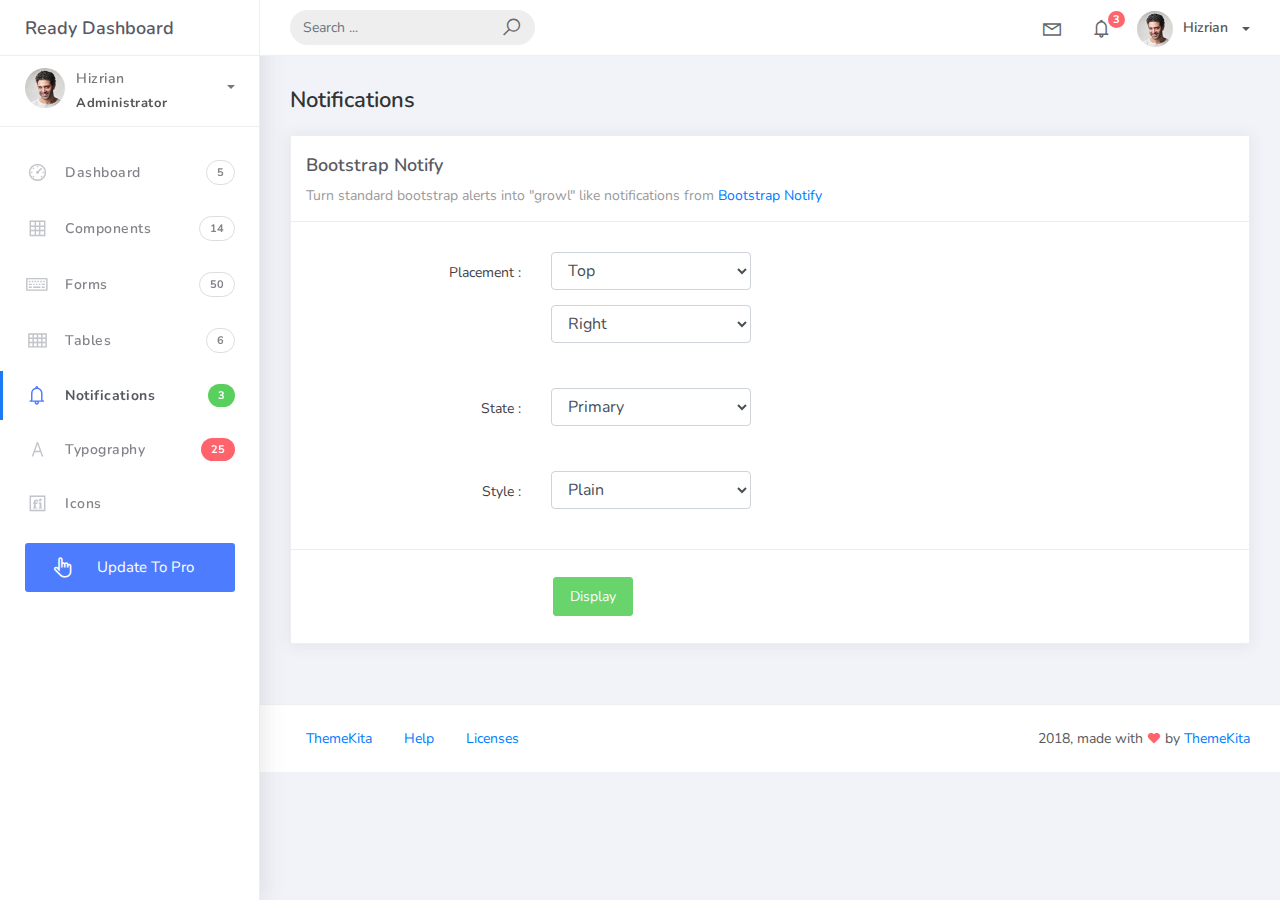
<file: TashanSofrasiWebApp/wwwroot/Dashboard/notifications.html>
<!DOCTYPE html>
<html>
<head>
	<meta http-equiv="X-UA-Compatible" content="IE=edge,chrome=1" />
	<title>Notifications - Ready Bootstrap Dashboard</title>
	<meta content='width=device-width, initial-scale=1.0, maximum-scale=1.0, user-scalable=0, shrink-to-fit=no' name='viewport' />
	<link rel="stylesheet" href="assets/css/bootstrap.min.css">
	<link rel="stylesheet" href="https://fonts.googleapis.com/css?family=Nunito:200,200i,300,300i,400,400i,600,600i,700,700i,800,800i,900,900i">
	<link rel="stylesheet" href="assets/css/ready.css">
	<link rel="stylesheet" href="assets/css/demo.css">
</head>
<body>
	<div class="wrapper">
		<div class="main-header">
			<div class="logo-header">
				<a href="index.html" class="logo">
					Ready Dashboard
				</a>
				<button class="navbar-toggler sidenav-toggler ml-auto" type="button" data-toggle="collapse" data-target="collapse" aria-controls="sidebar" aria-expanded="false" aria-label="Toggle navigation">
					<span class="navbar-toggler-icon"></span>
				</button>
				<button class="topbar-toggler more"><i class="la la-ellipsis-v"></i></button>
			</div>
			<nav class="navbar navbar-header navbar-expand-lg">
				<div class="container-fluid">
					
					<form class="navbar-left navbar-form nav-search mr-md-3" action="">
						<div class="input-group">
							<input type="text" placeholder="Search ..." class="form-control">
							<div class="input-group-append">
								<span class="input-group-text">
									<i class="la la-search search-icon"></i>
								</span>
							</div>
						</div>
					</form>
					<ul class="navbar-nav topbar-nav ml-md-auto align-items-center">
						<li class="nav-item dropdown hidden-caret">
							<a class="nav-link dropdown-toggle" href="#" id="navbarDropdown" role="button" data-toggle="dropdown" aria-haspopup="true" aria-expanded="false">
								<i class="la la-envelope"></i>
							</a>
							<div class="dropdown-menu" aria-labelledby="navbarDropdown">
								<a class="dropdown-item" href="#">Action</a>
								<a class="dropdown-item" href="#">Another action</a>
								<div class="dropdown-divider"></div>
								<a class="dropdown-item" href="#">Something else here</a>
							</div>
						</li>
						<li class="nav-item dropdown hidden-caret">
							<a class="nav-link dropdown-toggle" href="#" id="navbarDropdown" role="button" data-toggle="dropdown" aria-haspopup="true" aria-expanded="false">
								<i class="la la-bell"></i>
								<span class="notification">3</span>
							</a>
							<ul class="dropdown-menu notif-box" aria-labelledby="navbarDropdown">
								<li>
									<div class="dropdown-title">You have 4 new notification</div>
								</li>
								<li>
									<div class="notif-center">
										<a href="#">
											<div class="notif-icon notif-primary"> <i class="la la-user-plus"></i> </div>
											<div class="notif-content">
												<span class="block">
													New user registered
												</span>
												<span class="time">5 minutes ago</span> 
											</div>
										</a>
										<a href="#">
											<div class="notif-icon notif-success"> <i class="la la-comment"></i> </div>
											<div class="notif-content">
												<span class="block">
													Rahmad commented on Admin
												</span>
												<span class="time">12 minutes ago</span> 
											</div>
										</a>
										<a href="#">
											<div class="notif-img"> 
												<img src="assets/img/profile2.jpg" alt="Img Profile">
											</div>
											<div class="notif-content">
												<span class="block">
													Reza send messages to you
												</span>
												<span class="time">12 minutes ago</span> 
											</div>
										</a>
										<a href="#">
											<div class="notif-icon notif-danger"> <i class="la la-heart"></i> </div>
											<div class="notif-content">
												<span class="block">
													Farrah liked Admin
												</span>
												<span class="time">17 minutes ago</span> 
											</div>
										</a>
									</div>
								</li>
								<li>
									<a class="see-all" href="javascript:void(0);"> <strong>See all notifications</strong> <i class="la la-angle-right"></i> </a>
								</li>
							</ul>
						</li>
						<li class="nav-item dropdown">
							<a class="dropdown-toggle profile-pic" data-toggle="dropdown" href="#" aria-expanded="false"> <img src="assets/img/profile.jpg" alt="user-img" width="36" class="img-circle"><span >Hizrian</span></span> </a>
							<ul class="dropdown-menu dropdown-user">
								<li>
									<div class="user-box">
										<div class="u-img"><img src="assets/img/profile.jpg" alt="user"></div>
										<div class="u-text">
											<h4>Hizrian</h4>
											<p class="text-muted">hello@themekita.com</p><a href="profile.html" class="btn btn-rounded btn-danger btn-sm">View Profile</a></div>
										</div>
									</li>
									<div class="dropdown-divider"></div>
									<a class="dropdown-item" href="#"><i class="ti-user"></i> My Profile</a>
									<a class="dropdown-item" href="#"></i> My Balance</a>
									<a class="dropdown-item" href="#"><i class="ti-email"></i> Inbox</a>
									<div class="dropdown-divider"></div>
									<a class="dropdown-item" href="#"><i class="ti-settings"></i> Account Setting</a>
									<div class="dropdown-divider"></div>
									<a class="dropdown-item" href="#"><i class="fa fa-power-off"></i> Logout</a>
								</ul>
								<!-- /.dropdown-user -->
							</li>
						</ul>
					</div>
				</nav>
			</div>
			<div class="sidebar">
				<div class="scrollbar-inner sidebar-wrapper">
					<div class="user">
						<div class="photo">
							<img src="assets/img/profile.jpg">
						</div>
						<div class="info">
							<a class="" data-toggle="collapse" href="#collapseExample" aria-expanded="true">
								<span>
									Hizrian
									<span class="user-level">Administrator</span>
									<span class="caret"></span>
								</span>
							</a>
							<div class="clearfix"></div>

							<div class="collapse in" id="collapseExample" aria-expanded="true" style="">
								<ul class="nav">
									<li>
										<a href="#profile">
											<span class="link-collapse">My Profile</span>
										</a>
									</li>
									<li>
										<a href="#edit">
											<span class="link-collapse">Edit Profile</span>
										</a>
									</li>
									<li>
										<a href="#settings">
											<span class="link-collapse">Settings</span>
										</a>
									</li>
								</ul>
							</div>
						</div>
					</div>
					<ul class="nav">
						<li class="nav-item">
							<a href="index.html">
								<i class="la la-dashboard"></i>
								<p>Dashboard</p>
								<span class="badge badge-count">5</span>
							</a>
						</li>
						<li class="nav-item">
							<a href="components.html">
								<i class="la la-table"></i>
								<p>Components</p>
								<span class="badge badge-count">14</span>
							</a>
						</li>
						<li class="nav-item">
							<a href="forms.html">
								<i class="la la-keyboard-o"></i>
								<p>Forms</p>
								<span class="badge badge-count">50</span>
							</a>
						</li>
						<li class="nav-item">
							<a href="tables.html">
								<i class="la la-th"></i>
								<p>Tables</p>
								<span class="badge badge-count">6</span>
							</a>
						</li>
						<li class="nav-item active">
							<a href="notifications.html">
								<i class="la la-bell"></i>
								<p>Notifications</p>
								<span class="badge badge-success">3</span>
							</a>
						</li>
						<li class="nav-item">
							<a href="typography.html">
								<i class="la la-font"></i>
								<p>Typography</p>
								<span class="badge badge-danger">25</span>
							</a>
						</li>
						<li class="nav-item">
							<a href="icons.html">
								<i class="la la-fonticons"></i>
								<p>Icons</p>
							</a>
						</li>
						<li class="nav-item update-pro">
							<button  data-toggle="modal" data-target="#modalUpdate">
								<i class="la la-hand-pointer-o"></i>
								<p>Update To Pro</p>
							</button>
						</li>
					</ul>
				</div>
			</div>
			<div class="main-panel">
				<div class="content">
					<div class="container-fluid">
						<h4 class="page-title">Notifications</h4>
						<div class="row">
							<div class="col-md-12">
								<div class="card">
									<div class="card-header">
										<div class="card-title">Bootstrap Notify</div>
										<div class="card-category">Turn standard bootstrap alerts into "growl" like notifications from <a class="link" href="http://bootstrap-notify.remabledesigns.com/">Bootstrap Notify</a></div>
									</div>
									<div class="card-body">
										<div class="form">
											<div class="form-group from-show-notify row">
												<div class="col-lg-3 col-md-3 col-sm-12 text-right">
													<label>Placement :</label>
												</div>
												<div class="col-lg-4 col-md-9 col-sm-12">
													<select class="form-control input-fixed" id="notify_placement_from">
														<option value="top">Top</option>
														<option value="bottom">Bottom</option>
													</select>
													<select class="form-control input-fixed" id="notify_placement_align">
														<option value="left">Left</option>
														<option value="right" selected="">Right</option>
														<option value="center">Center</option>
													</select>
												</div>
											</div>
											<div class="form-group from-show-notify row">
												<div class="col-lg-3 col-md-3 col-sm-12 text-right">
													<label>State :</label>
												</div>
												<div class="col-lg-4 col-md-9 col-sm-12">
													<select class="form-control input-fixed" id="notify_state">
														<option value="primary">Primary</option>
														<option value="info">Info</option>
														<option value="success">Success</option>
														<option value="warning">Warning</option>
														<option value="danger">Danger</option>
													</select>
												</div>
											</div>
											<div class="form-group from-show-notify row">
												<div class="col-lg-3 col-md-3 col-sm-12 text-right">
													<label>Style :</label>
												</div>
												<div class="col-lg-4 col-md-9 col-sm-12">
													<select class="form-control input-fixed" id="notify_style">
														<option value="plain">Plain</option>
														<option value="withicon">With Icon</option>
													</select>
												</div>
											</div>
										</div>
									</div>
									<div class="card-footer">
										<div class="form">
											<div class="form-group from-show-notify row">
												<div class="col-lg-3 col-md-3 col-sm-12">

												</div>
												<div class="col-lg-4 col-md-9 col-sm-12">
													<button id="displayNotif" class="btn btn-success">Display</button>
												</div>
											</div>
										</div>
									</div>
								</div>
							</div>
						</div>
					</div>
				</div>
				<footer class="footer">
					<div class="container-fluid">
						<nav class="pull-left">
							<ul class="nav">
								<li class="nav-item">
									<a class="nav-link" href="http://www.themekita.com">
										ThemeKita
									</a>
								</li>
								<li class="nav-item">
									<a class="nav-link" href="#">
										Help
									</a>
								</li>
								<li class="nav-item">
									<a class="nav-link" href="https://themewagon.com/license/#free-item">
										Licenses
									</a>
								</li>
							</ul>
						</nav>
						<div class="copyright ml-auto">
							2018, made with <i class="la la-heart heart text-danger"></i> by <a href="http://www.themekita.com">ThemeKita</a>
						</div>				
					</div>
				</footer>
			</div>
		</div>
	</div>
	<!-- Modal -->
	<div class="modal fade" id="modalUpdate" tabindex="-1" role="dialog" aria-labelledby="modalUpdatePro" aria-hidden="true">
		<div class="modal-dialog modal-dialog-centered" role="document">
			<div class="modal-content">
				<div class="modal-header bg-primary">
					<h6 class="modal-title"><i class="la la-frown-o"></i> Under Development</h6>
					<button type="button" class="close" data-dismiss="modal" aria-label="Close">
						<span aria-hidden="true">&times;</span>
					</button>
				</div>
				<div class="modal-body text-center">									
					<p>Currently the pro version of the <b>Ready Dashboard</b> Bootstrap is in progress development</p>
					<p>
					<b>We'll let you know when it's done</b></p>
				</div>
				<div class="modal-footer">
					<button type="button" class="btn btn-secondary" data-dismiss="modal">Close</button>
				</div>
			</div>
		</div>
	</div>
</body>
<script src="assets/js/core/jquery.3.2.1.min.js"></script>
<script src="assets/js/plugin/jquery-ui-1.12.1.custom/jquery-ui.min.js"></script>
<script src="assets/js/core/popper.min.js"></script>
<script src="assets/js/core/bootstrap.min.js"></script>
<script src="assets/js/plugin/chartist/chartist.min.js"></script>
<script src="assets/js/plugin/chartist/plugin/chartist-plugin-tooltip.min.js"></script>
<script src="assets/js/plugin/bootstrap-notify/bootstrap-notify.min.js"></script>
<script src="assets/js/plugin/bootstrap-toggle/bootstrap-toggle.min.js"></script>
<script src="assets/js/plugin/jquery-mapael/jquery.mapael.min.js"></script>
<script src="assets/js/plugin/jquery-mapael/maps/world_countries.min.js"></script>
<script src="assets/js/plugin/chart-circle/circles.min.js"></script>
<script src="assets/js/plugin/jquery-scrollbar/jquery.scrollbar.min.js"></script>
<script src="assets/js/ready.min.js"></script>
<script>
	$('#displayNotif').on('click', function(){
		var placementFrom = $('#notify_placement_from option:selected').val();
		var placementAlign = $('#notify_placement_align option:selected').val();
		var state = $('#notify_state option:selected').val();
		var style = $('#notify_style option:selected').val();
		var content = {};

		content.message = 'Turning standard Bootstrap alerts into "notify" like notifications';
		content.title = 'Bootstrap notify';
		if (style == "withicon") {
			content.icon = 'la la-bell';
		} else {
			content.icon = 'none';
		}
		content.url = 'index.html';
		content.target = '_blank';

		$.notify(content,{
			type: state,
			placement: {
				from: placementFrom,
				align: placementAlign
			},
			time: 1000,
		});
	});
</script>
</html>
</file>
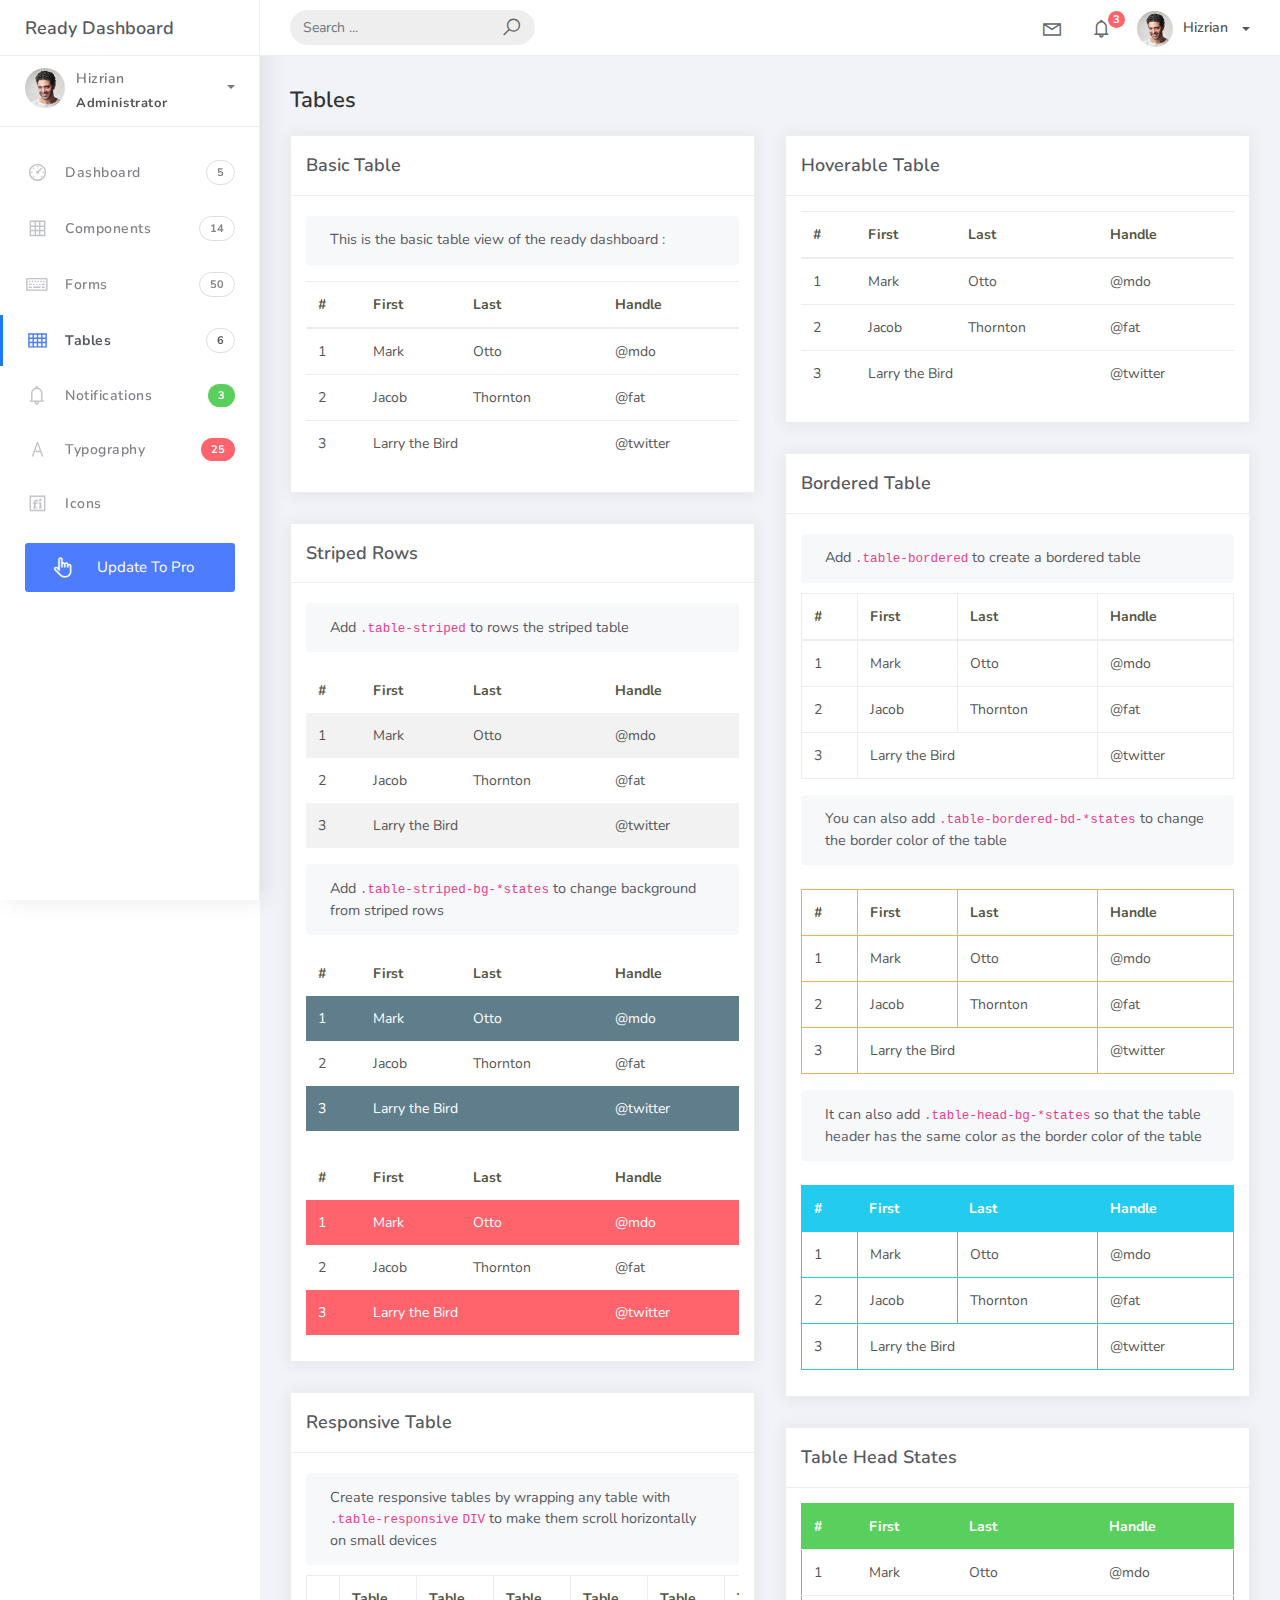
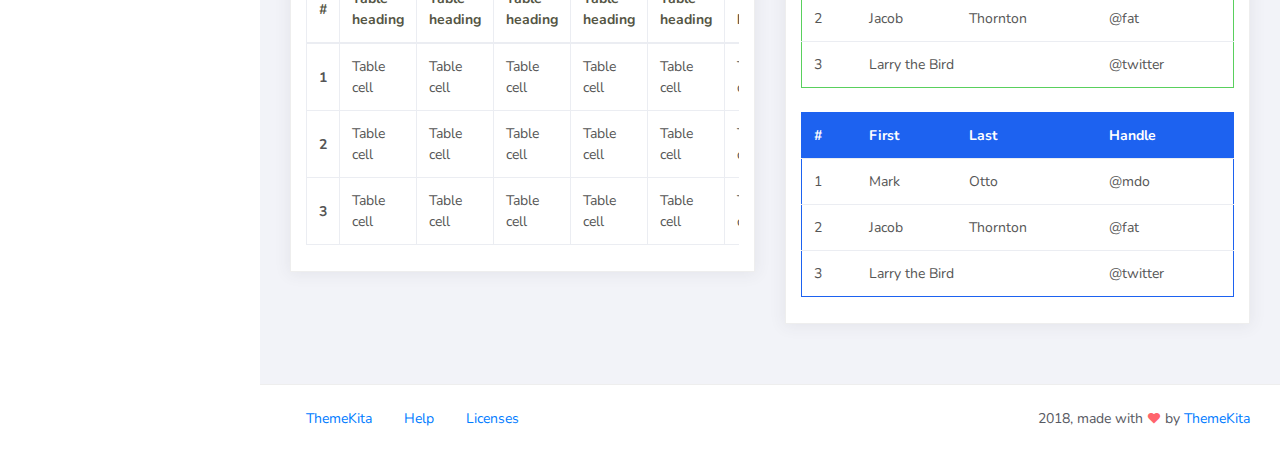
<file: TashanSofrasiWebApp/wwwroot/Dashboard/tables.html>
<!DOCTYPE html>
<html>
<head>
	<meta http-equiv="X-UA-Compatible" content="IE=edge,chrome=1" />
	<title>Tables - Ready Bootstrap Dashboard</title>
	<meta content='width=device-width, initial-scale=1.0, maximum-scale=1.0, user-scalable=0, shrink-to-fit=no' name='viewport' />
	<link rel="stylesheet" href="assets/css/bootstrap.min.css">
	<link rel="stylesheet" href="https://fonts.googleapis.com/css?family=Nunito:200,200i,300,300i,400,400i,600,600i,700,700i,800,800i,900,900i">
	<link rel="stylesheet" href="assets/css/ready.css">
	<link rel="stylesheet" href="assets/css/demo.css">
</head>
<body>
	<div class="wrapper">
		<div class="main-header">
			<div class="logo-header">
				<a href="index.html" class="logo">
					Ready Dashboard
				</a>
				<button class="navbar-toggler sidenav-toggler ml-auto" type="button" data-toggle="collapse" data-target="collapse" aria-controls="sidebar" aria-expanded="false" aria-label="Toggle navigation">
					<span class="navbar-toggler-icon"></span>
				</button>
				<button class="topbar-toggler more"><i class="la la-ellipsis-v"></i></button>
			</div>
			<nav class="navbar navbar-header navbar-expand-lg">
				<div class="container-fluid">
					
					<form class="navbar-left navbar-form nav-search mr-md-3" action="">
						<div class="input-group">
							<input type="text" placeholder="Search ..." class="form-control">
							<div class="input-group-append">
								<span class="input-group-text">
									<i class="la la-search search-icon"></i>
								</span>
							</div>
						</div>
					</form>
					<ul class="navbar-nav topbar-nav ml-md-auto align-items-center">
						<li class="nav-item dropdown hidden-caret">
							<a class="nav-link dropdown-toggle" href="#" id="navbarDropdown" role="button" data-toggle="dropdown" aria-haspopup="true" aria-expanded="false">
								<i class="la la-envelope"></i>
							</a>
							<div class="dropdown-menu" aria-labelledby="navbarDropdown">
								<a class="dropdown-item" href="#">Action</a>
								<a class="dropdown-item" href="#">Another action</a>
								<div class="dropdown-divider"></div>
								<a class="dropdown-item" href="#">Something else here</a>
							</div>
						</li>
						<li class="nav-item dropdown hidden-caret">
							<a class="nav-link dropdown-toggle" href="#" id="navbarDropdown" role="button" data-toggle="dropdown" aria-haspopup="true" aria-expanded="false">
								<i class="la la-bell"></i>
								<span class="notification">3</span>
							</a>
							<ul class="dropdown-menu notif-box" aria-labelledby="navbarDropdown">
								<li>
									<div class="dropdown-title">You have 4 new notification</div>
								</li>
								<li>
									<div class="notif-center">
										<a href="#">
											<div class="notif-icon notif-primary"> <i class="la la-user-plus"></i> </div>
											<div class="notif-content">
												<span class="block">
													New user registered
												</span>
												<span class="time">5 minutes ago</span> 
											</div>
										</a>
										<a href="#">
											<div class="notif-icon notif-success"> <i class="la la-comment"></i> </div>
											<div class="notif-content">
												<span class="block">
													Rahmad commented on Admin
												</span>
												<span class="time">12 minutes ago</span> 
											</div>
										</a>
										<a href="#">
											<div class="notif-img"> 
												<img src="assets/img/profile2.jpg" alt="Img Profile">
											</div>
											<div class="notif-content">
												<span class="block">
													Reza send messages to you
												</span>
												<span class="time">12 minutes ago</span> 
											</div>
										</a>
										<a href="#">
											<div class="notif-icon notif-danger"> <i class="la la-heart"></i> </div>
											<div class="notif-content">
												<span class="block">
													Farrah liked Admin
												</span>
												<span class="time">17 minutes ago</span> 
											</div>
										</a>
									</div>
								</li>
								<li>
									<a class="see-all" href="javascript:void(0);"> <strong>See all notifications</strong> <i class="la la-angle-right"></i> </a>
								</li>
							</ul>
						</li>
						<li class="nav-item dropdown">
							<a class="dropdown-toggle profile-pic" data-toggle="dropdown" href="#" aria-expanded="false"> <img src="assets/img/profile.jpg" alt="user-img" width="36" class="img-circle"><span >Hizrian</span></span> </a>
							<ul class="dropdown-menu dropdown-user">
								<li>
									<div class="user-box">
										<div class="u-img"><img src="assets/img/profile.jpg" alt="user"></div>
										<div class="u-text">
											<h4>Hizrian</h4>
											<p class="text-muted">hello@themekita.com</p><a href="profile.html" class="btn btn-rounded btn-danger btn-sm">View Profile</a></div>
										</div>
									</li>
									<div class="dropdown-divider"></div>
									<a class="dropdown-item" href="#"><i class="ti-user"></i> My Profile</a>
									<a class="dropdown-item" href="#"></i> My Balance</a>
									<a class="dropdown-item" href="#"><i class="ti-email"></i> Inbox</a>
									<div class="dropdown-divider"></div>
									<a class="dropdown-item" href="#"><i class="ti-settings"></i> Account Setting</a>
									<div class="dropdown-divider"></div>
									<a class="dropdown-item" href="#"><i class="fa fa-power-off"></i> Logout</a>
								</ul>
								<!-- /.dropdown-user -->
							</li>
						</ul>
					</div>
				</nav>
			</div>
			<div class="sidebar">
				<div class="scrollbar-inner sidebar-wrapper">
					<div class="user">
						<div class="photo">
							<img src="assets/img/profile.jpg">
						</div>
						<div class="info">
							<a class="" data-toggle="collapse" href="#collapseExample" aria-expanded="true">
								<span>
									Hizrian
									<span class="user-level">Administrator</span>
									<span class="caret"></span>
								</span>
							</a>
							<div class="clearfix"></div>

							<div class="collapse in" id="collapseExample" aria-expanded="true" style="">
								<ul class="nav">
									<li>
										<a href="#profile">
											<span class="link-collapse">My Profile</span>
										</a>
									</li>
									<li>
										<a href="#edit">
											<span class="link-collapse">Edit Profile</span>
										</a>
									</li>
									<li>
										<a href="#settings">
											<span class="link-collapse">Settings</span>
										</a>
									</li>
								</ul>
							</div>
						</div>
					</div>
					<ul class="nav">
						<li class="nav-item">
							<a href="index.html">
								<i class="la la-dashboard"></i>
								<p>Dashboard</p>
								<span class="badge badge-count">5</span>
							</a>
						</li>
						<li class="nav-item">
							<a href="components.html">
								<i class="la la-table"></i>
								<p>Components</p>
								<span class="badge badge-count">14</span>
							</a>
						</li>
						<li class="nav-item">
							<a href="forms.html">
								<i class="la la-keyboard-o"></i>
								<p>Forms</p>
								<span class="badge badge-count">50</span>
							</a>
						</li>
						<li class="nav-item active">
							<a href="tables.html">
								<i class="la la-th"></i>
								<p>Tables</p>
								<span class="badge badge-count">6</span>
							</a>
						</li>
						<li class="nav-item">
							<a href="notifications.html">
								<i class="la la-bell"></i>
								<p>Notifications</p>
								<span class="badge badge-success">3</span>
							</a>
						</li>
						<li class="nav-item">
							<a href="typography.html">
								<i class="la la-font"></i>
								<p>Typography</p>
								<span class="badge badge-danger">25</span>
							</a>
						</li>
						<li class="nav-item">
							<a href="icons.html">
								<i class="la la-fonticons"></i>
								<p>Icons</p>
							</a>
						</li>
						<li class="nav-item update-pro">
							<button  data-toggle="modal" data-target="#modalUpdate">
								<i class="la la-hand-pointer-o"></i>
								<p>Update To Pro</p>
							</button>
						</li>
					</ul>
				</div>
			</div>
			<div class="main-panel">
				<div class="content">
					<div class="container-fluid">
						<h4 class="page-title">Tables</h4>
						<div class="row">
							<div class="col-md-6">
								<div class="card">
									<div class="card-header">
										<div class="card-title">Basic Table</div>
									</div>
									<div class="card-body">
										<div class="card-sub">									
											This is the basic table view of the ready dashboard :
										</div>
										<table class="table mt-3">
											<thead>
												<tr>
													<th scope="col">#</th>
													<th scope="col">First</th>
													<th scope="col">Last</th>
													<th scope="col">Handle</th>
												</tr>
											</thead>
											<tbody>
												<tr>
													<td>1</td>
													<td>Mark</td>
													<td>Otto</td>
													<td>@mdo</td>
												</tr>
												<tr>
													<td>2</td>
													<td>Jacob</td>
													<td>Thornton</td>
													<td>@fat</td>
												</tr>
												<tr>
													<td>3</td>
													<td colspan="2">Larry the Bird</td>
													<td>@twitter</td>
												</tr>
											</tbody>
										</table>
									</div>
								</div>
								<div class="card">
									<div class="card-header">
										<div class="card-title">Striped Rows</div>
									</div>
									<div class="card-body">
										<div class="card-sub">											
											Add <code class="highlighter-rouge">.table-striped</code> to rows the striped table
										</div>
										<table class="table table-striped mt-3">
											<thead>
												<tr>
													<th scope="col">#</th>
													<th scope="col">First</th>
													<th scope="col">Last</th>
													<th scope="col">Handle</th>
												</tr>
											</thead>
											<tbody>
												<tr>
													<td>1</td>
													<td>Mark</td>
													<td>Otto</td>
													<td>@mdo</td>
												</tr>
												<tr>
													<td>2</td>
													<td>Jacob</td>
													<td>Thornton</td>
													<td>@fat</td>
												</tr>
												<tr>
													<td>3</td>
													<td colspan="2">Larry the Bird</td>
													<td>@twitter</td>
												</tr>
											</tbody>
										</table>
										<div class="card-sub">
											Add <code class="#highlighter-rouge">.table-striped-bg-*states</code> to change background from striped rows
										</div>
										<table class="table table-striped table-striped-bg-default mt-3">
											<thead>
												<tr>
													<th scope="col">#</th>
													<th scope="col">First</th>
													<th scope="col">Last</th>
													<th scope="col">Handle</th>
												</tr>
											</thead>
											<tbody>
												<tr>
													<td>1</td>
													<td>Mark</td>
													<td>Otto</td>
													<td>@mdo</td>
												</tr>
												<tr>
													<td>2</td>
													<td>Jacob</td>
													<td>Thornton</td>
													<td>@fat</td>
												</tr>
												<tr>
													<td>3</td>
													<td colspan="2">Larry the Bird</td>
													<td>@twitter</td>
												</tr>
											</tbody>
										</table>
										<table class="table table-striped table-striped-bg-danger mt-4">
											<thead>
												<tr>
													<th scope="col">#</th>
													<th scope="col">First</th>
													<th scope="col">Last</th>
													<th scope="col">Handle</th>
												</tr>
											</thead>
											<tbody>
												<tr>
													<td>1</td>
													<td>Mark</td>
													<td>Otto</td>
													<td>@mdo</td>
												</tr>
												<tr>
													<td>2</td>
													<td>Jacob</td>
													<td>Thornton</td>
													<td>@fat</td>
												</tr>
												<tr>
													<td>3</td>
													<td colspan="2">Larry the Bird</td>
													<td>@twitter</td>
												</tr>
											</tbody>
										</table>
									</div>
								</div>
								<div class="card">
									<div class="card-header">
										<div class="card-title">Responsive Table</div>
									</div>
									<div class="card-body">
										<div class="card-sub">
											Create responsive tables by wrapping any table with <code class="highlighter-rouge">.table-responsive</code> <code class="highlighter-rouge">DIV</code> to make them scroll horizontally on small devices
										</div>
										<div class="table-responsive">
											<table class="table table-bordered">
												<thead>
													<tr>
														<th>#</th>
														<th>Table heading</th>
														<th>Table heading</th>
														<th>Table heading</th>
														<th>Table heading</th>
														<th>Table heading</th>
														<th>Table heading</th>
													</tr>
												</thead>
												<tbody>
													<tr>
														<th scope="row">1</th>
														<td>Table cell</td>
														<td>Table cell</td>
														<td>Table cell</td>
														<td>Table cell</td>
														<td>Table cell</td>
														<td>Table cell</td>
													</tr>
													<tr>
														<th scope="row">2</th>
														<td>Table cell</td>
														<td>Table cell</td>
														<td>Table cell</td>
														<td>Table cell</td>
														<td>Table cell</td>
														<td>Table cell</td>
													</tr>
													<tr>
														<th scope="row">3</th>
														<td>Table cell</td>
														<td>Table cell</td>
														<td>Table cell</td>
														<td>Table cell</td>
														<td>Table cell</td>
														<td>Table cell</td>
													</tr>
												</tbody>
											</table>
										</div>
									</div>
								</div>
							</div>
							<div class="col-md-6">
								<div class="card">
									<div class="card-header">
										<div class="card-title">Hoverable Table</div>
									</div>
									<div class="card-body">
										<table class="table table-hover">
											<thead>
												<tr>
													<th scope="col">#</th>
													<th scope="col">First</th>
													<th scope="col">Last</th>
													<th scope="col">Handle</th>
												</tr>
											</thead>
											<tbody>
												<tr>
													<td>1</td>
													<td>Mark</td>
													<td>Otto</td>
													<td>@mdo</td>
												</tr>
												<tr>
													<td>2</td>
													<td>Jacob</td>
													<td>Thornton</td>
													<td>@fat</td>
												</tr>
												<tr>
													<td>3</td>
													<td colspan="2">Larry the Bird</td>
													<td>@twitter</td>
												</tr>
											</tbody>
										</table>
									</div>
								</div>
								<div class="card">
									<div class="card-header">
										<div class="card-title">Bordered Table</div>
									</div>
									<div class="card-body">
										<div class="card-sub">
											Add <code class="highlighter-rouge">.table-bordered</code> to create a bordered table
										</div>
										<table class="table table-bordered">
											<thead>
												<tr>
													<th scope="col">#</th>
													<th scope="col">First</th>
													<th scope="col">Last</th>
													<th scope="col">Handle</th>
												</tr>
											</thead>
											<tbody>
												<tr>
													<td>1</td>
													<td>Mark</td>
													<td>Otto</td>
													<td>@mdo</td>
												</tr>
												<tr>
													<td>2</td>
													<td>Jacob</td>
													<td>Thornton</td>
													<td>@fat</td>
												</tr>
												<tr>
													<td>3</td>
													<td colspan="2">Larry the Bird</td>
													<td>@twitter</td>
												</tr>
											</tbody>
										</table>
										<div class="card-sub">											
											You can also add <code class="highlighter-rouge">.table-bordered-bd-*states</code> to change the border color of the table
										</div>
										<table class="table table-bordered table-bordered-bd-warning mt-4">
											<thead>
												<tr>
													<th scope="col">#</th>
													<th scope="col">First</th>
													<th scope="col">Last</th>
													<th scope="col">Handle</th>
												</tr>
											</thead>
											<tbody>
												<tr>
													<td>1</td>
													<td>Mark</td>
													<td>Otto</td>
													<td>@mdo</td>
												</tr>
												<tr>
													<td>2</td>
													<td>Jacob</td>
													<td>Thornton</td>
													<td>@fat</td>
												</tr>
												<tr>
													<td>3</td>
													<td colspan="2">Larry the Bird</td>
													<td>@twitter</td>
												</tr>
											</tbody>
										</table>
										<div class="card-sub">
											It can also add <code class="highlight-rouge">.table-head-bg-*states</code> so that the table header has the same color as the border color of the table
										</div>
										<table class="table table-bordered table-head-bg-info table-bordered-bd-info mt-4">
											<thead>
												<tr>
													<th scope="col">#</th>
													<th scope="col">First</th>
													<th scope="col">Last</th>
													<th scope="col">Handle</th>
												</tr>
											</thead>
											<tbody>
												<tr>
													<td>1</td>
													<td>Mark</td>
													<td>Otto</td>
													<td>@mdo</td>
												</tr>
												<tr>
													<td>2</td>
													<td>Jacob</td>
													<td>Thornton</td>
													<td>@fat</td>
												</tr>
												<tr>
													<td>3</td>
													<td colspan="2">Larry the Bird</td>
													<td>@twitter</td>
												</tr>
											</tbody>
										</table>
									</div>
								</div>
								<div class="card">
									<div class="card-header">
										<div class="card-title">Table Head States</div>
									</div>
									<div class="card-body">
										<table class="table table-head-bg-success">
											<thead>
												<tr>
													<th scope="col">#</th>
													<th scope="col">First</th>
													<th scope="col">Last</th>
													<th scope="col">Handle</th>
												</tr>
											</thead>
											<tbody>
												<tr>
													<td>1</td>
													<td>Mark</td>
													<td>Otto</td>
													<td>@mdo</td>
												</tr>
												<tr>
													<td>2</td>
													<td>Jacob</td>
													<td>Thornton</td>
													<td>@fat</td>
												</tr>
												<tr>
													<td>3</td>
													<td colspan="2">Larry the Bird</td>
													<td>@twitter</td>
												</tr>
											</tbody>
										</table>
										<table class="table table-head-bg-primary mt-4">
											<thead>
												<tr>
													<th scope="col">#</th>
													<th scope="col">First</th>
													<th scope="col">Last</th>
													<th scope="col">Handle</th>
												</tr>
											</thead>
											<tbody>
												<tr>
													<td>1</td>
													<td>Mark</td>
													<td>Otto</td>
													<td>@mdo</td>
												</tr>
												<tr>
													<td>2</td>
													<td>Jacob</td>
													<td>Thornton</td>
													<td>@fat</td>
												</tr>
												<tr>
													<td>3</td>
													<td colspan="2">Larry the Bird</td>
													<td>@twitter</td>
												</tr>
											</tbody>
										</table>
									</div>
								</div>
							</div>
						</div>
					</div>
				</div>
				<footer class="footer">
					<div class="container-fluid">
						<nav class="pull-left">
							<ul class="nav">
								<li class="nav-item">
									<a class="nav-link" href="http://www.themekita.com">
										ThemeKita
									</a>
								</li>
								<li class="nav-item">
									<a class="nav-link" href="#">
										Help
									</a>
								</li>
								<li class="nav-item">
									<a class="nav-link" href="https://themewagon.com/license/#free-item">
										Licenses
									</a>
								</li>
							</ul>
						</nav>
						<div class="copyright ml-auto">
							2018, made with <i class="la la-heart heart text-danger"></i> by <a href="http://www.themekita.com">ThemeKita</a>
						</div>				
					</div>
				</footer>
			</div>
		</div>
	</div>
</div>
<!-- Modal -->
<div class="modal fade" id="modalUpdate" tabindex="-1" role="dialog" aria-labelledby="modalUpdatePro" aria-hidden="true">
	<div class="modal-dialog modal-dialog-centered" role="document">
		<div class="modal-content">
			<div class="modal-header bg-primary">
				<h6 class="modal-title"><i class="la la-frown-o"></i> Under Development</h6>
				<button type="button" class="close" data-dismiss="modal" aria-label="Close">
					<span aria-hidden="true">&times;</span>
				</button>
			</div>
			<div class="modal-body text-center">									
				<p>Currently the pro version of the <b>Ready Dashboard</b> Bootstrap is in progress development</p>
				<p>
				<b>We'll let you know when it's done</b></p>
			</div>
			<div class="modal-footer">
				<button type="button" class="btn btn-secondary" data-dismiss="modal">Close</button>
			</div>
		</div>
	</div>
</div>
</body>
<script src="assets/js/core/jquery.3.2.1.min.js"></script>
<script src="assets/js/plugin/jquery-ui-1.12.1.custom/jquery-ui.min.js"></script>
<script src="assets/js/core/popper.min.js"></script>
<script src="assets/js/core/bootstrap.min.js"></script>
<script src="assets/js/plugin/chartist/chartist.min.js"></script>
<script src="assets/js/plugin/chartist/plugin/chartist-plugin-tooltip.min.js"></script>
<script src="assets/js/plugin/bootstrap-notify/bootstrap-notify.min.js"></script>
<script src="assets/js/plugin/bootstrap-toggle/bootstrap-toggle.min.js"></script>
<script src="assets/js/plugin/jquery-mapael/jquery.mapael.min.js"></script>
<script src="assets/js/plugin/jquery-mapael/maps/world_countries.min.js"></script>
<script src="assets/js/plugin/chart-circle/circles.min.js"></script>
<script src="assets/js/plugin/jquery-scrollbar/jquery.scrollbar.min.js"></script>
<script src="assets/js/ready.min.js"></script>
<script>
	$('#displayNotif').on('click', function(){
		var placementFrom = $('#notify_placement_from option:selected').val();
		var placementAlign = $('#notify_placement_align option:selected').val();
		var state = $('#notify_state option:selected').val();
		var style = $('#notify_style option:selected').val();
		var content = {};

		content.message = 'Turning standard Bootstrap alerts into "notify" like notifications';
		content.title = 'Bootstrap notify';
		if (style == "withicon") {
			content.icon = 'la la-bell';
		} else {
			content.icon = 'none';
		}
		content.url = 'index.html';
		content.target = '_blank';

		$.notify(content,{
			type: state,
			placement: {
				from: placementFrom,
				align: placementAlign
			},
			time: 1000,
		});
	});
</script>
</html>
</file>
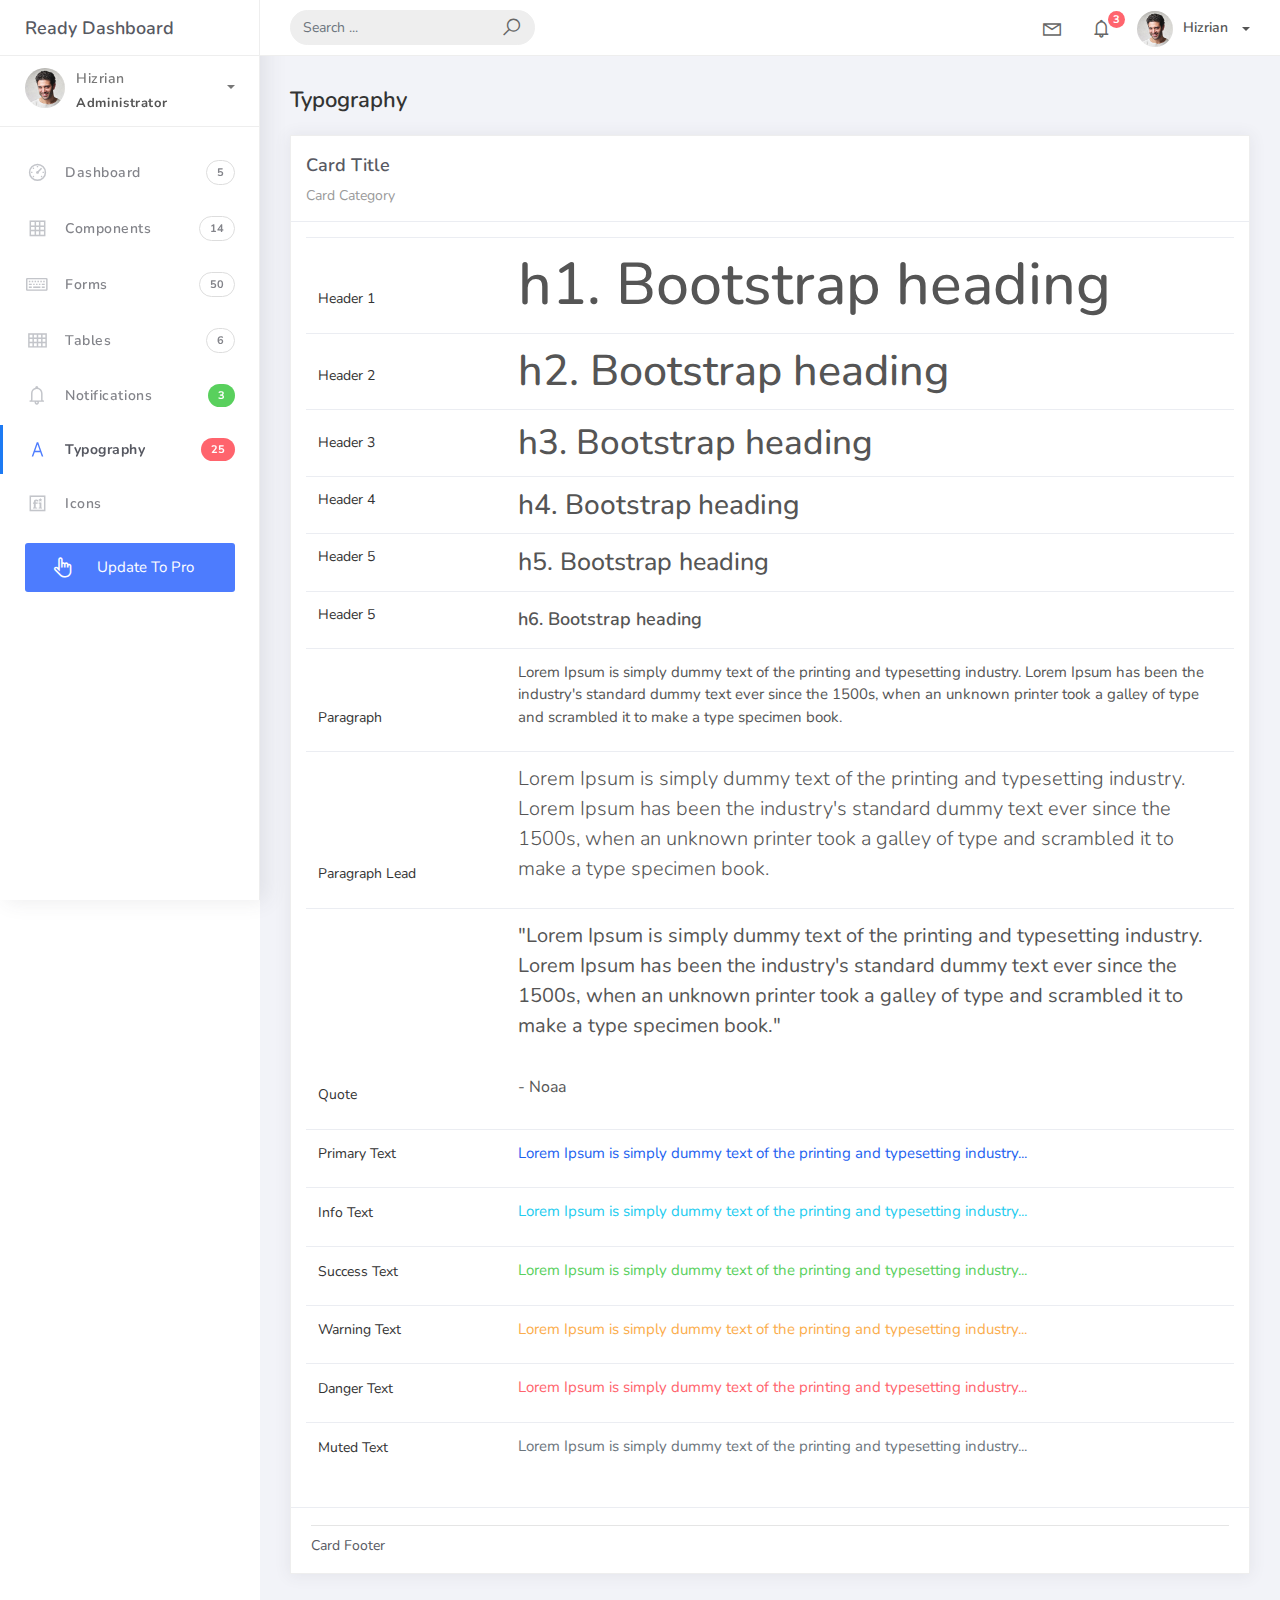
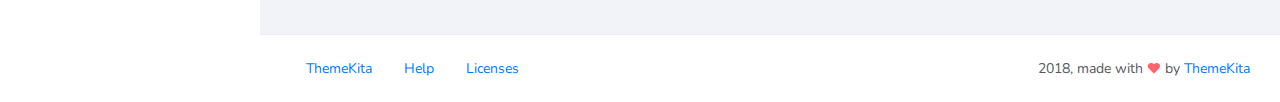
<file: TashanSofrasiWebApp/wwwroot/Dashboard/typography.html>
<!DOCTYPE html>
<html>
<head>
	<meta http-equiv="X-UA-Compatible" content="IE=edge,chrome=1" />
	<title>Typography - Ready Bootstrap Dashboard</title>
	<meta content='width=device-width, initial-scale=1.0, maximum-scale=1.0, user-scalable=0, shrink-to-fit=no' name='viewport' />
	<link rel="stylesheet" href="assets/css/bootstrap.min.css">
	<link rel="stylesheet" href="https://fonts.googleapis.com/css?family=Nunito:200,200i,300,300i,400,400i,600,600i,700,700i,800,800i,900,900i">
	<link rel="stylesheet" href="assets/css/ready.css">
	<link rel="stylesheet" href="assets/css/demo.css">
</head>
<body>
	<div class="wrapper">
		<div class="main-header">
			<div class="logo-header">
				<a href="index.html" class="logo">
					Ready Dashboard
				</a>
				<button class="navbar-toggler sidenav-toggler ml-auto" type="button" data-toggle="collapse" data-target="collapse" aria-controls="sidebar" aria-expanded="false" aria-label="Toggle navigation">
					<span class="navbar-toggler-icon"></span>
				</button>
				<button class="topbar-toggler more"><i class="la la-ellipsis-v"></i></button>
			</div>
			<nav class="navbar navbar-header navbar-expand-lg">
				<div class="container-fluid">
					
					<form class="navbar-left navbar-form nav-search mr-md-3" action="">
						<div class="input-group">
							<input type="text" placeholder="Search ..." class="form-control">
							<div class="input-group-append">
								<span class="input-group-text">
									<i class="la la-search search-icon"></i>
								</span>
							</div>
						</div>
					</form>
					<ul class="navbar-nav topbar-nav ml-md-auto align-items-center">
						<li class="nav-item dropdown hidden-caret">
							<a class="nav-link dropdown-toggle" href="#" id="navbarDropdown" role="button" data-toggle="dropdown" aria-haspopup="true" aria-expanded="false">
								<i class="la la-envelope"></i>
							</a>
							<div class="dropdown-menu" aria-labelledby="navbarDropdown">
								<a class="dropdown-item" href="#">Action</a>
								<a class="dropdown-item" href="#">Another action</a>
								<div class="dropdown-divider"></div>
								<a class="dropdown-item" href="#">Something else here</a>
							</div>
						</li>
						<li class="nav-item dropdown hidden-caret">
							<a class="nav-link dropdown-toggle" href="#" id="navbarDropdown" role="button" data-toggle="dropdown" aria-haspopup="true" aria-expanded="false">
								<i class="la la-bell"></i>
								<span class="notification">3</span>
							</a>
							<ul class="dropdown-menu notif-box" aria-labelledby="navbarDropdown">
								<li>
									<div class="dropdown-title">You have 4 new notification</div>
								</li>
								<li>
									<div class="notif-center">
										<a href="#">
											<div class="notif-icon notif-primary"> <i class="la la-user-plus"></i> </div>
											<div class="notif-content">
												<span class="block">
													New user registered
												</span>
												<span class="time">5 minutes ago</span> 
											</div>
										</a>
										<a href="#">
											<div class="notif-icon notif-success"> <i class="la la-comment"></i> </div>
											<div class="notif-content">
												<span class="block">
													Rahmad commented on Admin
												</span>
												<span class="time">12 minutes ago</span> 
											</div>
										</a>
										<a href="#">
											<div class="notif-img"> 
												<img src="assets/img/profile2.jpg" alt="Img Profile">
											</div>
											<div class="notif-content">
												<span class="block">
													Reza send messages to you
												</span>
												<span class="time">12 minutes ago</span> 
											</div>
										</a>
										<a href="#">
											<div class="notif-icon notif-danger"> <i class="la la-heart"></i> </div>
											<div class="notif-content">
												<span class="block">
													Farrah liked Admin
												</span>
												<span class="time">17 minutes ago</span> 
											</div>
										</a>
									</div>
								</li>
								<li>
									<a class="see-all" href="javascript:void(0);"> <strong>See all notifications</strong> <i class="la la-angle-right"></i> </a>
								</li>
							</ul>
						</li>
						<li class="nav-item dropdown">
							<a class="dropdown-toggle profile-pic" data-toggle="dropdown" href="#" aria-expanded="false"> <img src="assets/img/profile.jpg" alt="user-img" width="36" class="img-circle"><span >Hizrian</span></span> </a>
							<ul class="dropdown-menu dropdown-user">
								<li>
									<div class="user-box">
										<div class="u-img"><img src="assets/img/profile.jpg" alt="user"></div>
										<div class="u-text">
											<h4>Hizrian</h4>
											<p class="text-muted">hello@themekita.com</p><a href="profile.html" class="btn btn-rounded btn-danger btn-sm">View Profile</a></div>
										</div>
									</li>
									<div class="dropdown-divider"></div>
									<a class="dropdown-item" href="#"><i class="ti-user"></i> My Profile</a>
									<a class="dropdown-item" href="#"></i> My Balance</a>
									<a class="dropdown-item" href="#"><i class="ti-email"></i> Inbox</a>
									<div class="dropdown-divider"></div>
									<a class="dropdown-item" href="#"><i class="ti-settings"></i> Account Setting</a>
									<div class="dropdown-divider"></div>
									<a class="dropdown-item" href="#"><i class="fa fa-power-off"></i> Logout</a>
								</ul>
								<!-- /.dropdown-user -->
							</li>
						</ul>
					</div>
				</nav>
			</div>
			<div class="sidebar">
				<div class="scrollbar-inner sidebar-wrapper">
					<div class="user">
						<div class="photo">
							<img src="assets/img/profile.jpg">
						</div>
						<div class="info">
							<a class="" data-toggle="collapse" href="#collapseExample" aria-expanded="true">
								<span>
									Hizrian
									<span class="user-level">Administrator</span>
									<span class="caret"></span>
								</span>
							</a>
							<div class="clearfix"></div>

							<div class="collapse in" id="collapseExample" aria-expanded="true" style="">
								<ul class="nav">
									<li>
										<a href="#profile">
											<span class="link-collapse">My Profile</span>
										</a>
									</li>
									<li>
										<a href="#edit">
											<span class="link-collapse">Edit Profile</span>
										</a>
									</li>
									<li>
										<a href="#settings">
											<span class="link-collapse">Settings</span>
										</a>
									</li>
								</ul>
							</div>
						</div>
					</div>
					<ul class="nav">
						<li class="nav-item">
							<a href="index.html">
								<i class="la la-dashboard"></i>
								<p>Dashboard</p>
								<span class="badge badge-count">5</span>
							</a>
						</li>
						<li class="nav-item">
							<a href="components.html">
								<i class="la la-table"></i>
								<p>Components</p>
								<span class="badge badge-count">14</span>
							</a>
						</li>
						<li class="nav-item">
							<a href="forms.html">
								<i class="la la-keyboard-o"></i>
								<p>Forms</p>
								<span class="badge badge-count">50</span>
							</a>
						</li>
						<li class="nav-item">
							<a href="tables.html">
								<i class="la la-th"></i>
								<p>Tables</p>
								<span class="badge badge-count">6</span>
							</a>
						</li>
						<li class="nav-item">
							<a href="notifications.html">
								<i class="la la-bell"></i>
								<p>Notifications</p>
								<span class="badge badge-success">3</span>
							</a>
						</li>
						<li class="nav-item active">
							<a href="typography.html">
								<i class="la la-font"></i>
								<p>Typography</p>
								<span class="badge badge-danger">25</span>
							</a>
						</li>
						<li class="nav-item">
							<a href="icons.html">
								<i class="la la-fonticons"></i>
								<p>Icons</p>
							</a>
						</li>
						<li class="nav-item update-pro">
							<button  data-toggle="modal" data-target="#modalUpdate">
								<i class="la la-hand-pointer-o"></i>
								<p>Update To Pro</p>
							</button>
						</li>
					</ul>
				</div>
			</div>
			<div class="main-panel">
				<div class="content">
					<div class="container-fluid">
						<h4 class="page-title">Typography</h4>
						<div class="row">
							<div class="col-md-12">
								<div class="card">
									<div class="card-header">
										<div class="card-title">Card Title</div>
										<div class="card-category">Card Category</div>
									</div>
									<div class="card-body">
										<table class="table table-typo">
											<tbody>
												<tr>
													<td>
														<p>Header 1</p>

													</td>
													<td><span class="h1">h1. Bootstrap heading</span></td>
												</tr>
												<tr>
													<td>
														<p>Header 2</p>

													</td>
													<td><span class="h2">h2. Bootstrap heading</span></td>
												</tr>
												<tr>
													<td>
														<p>Header 3</p>

													</td>
													<td><span class="h3">h3. Bootstrap heading</span></td>
												</tr>
												<tr>
													<td>
														<p>Header 4</p>

													</td>
													<td><span class="h4">h4. Bootstrap heading</span></td>
												</tr>
												<tr>
													<td>
														<p>Header 5</p>

													</td>
													<td><span class="h5">h5. Bootstrap heading</span></td>
												</tr>
												<tr>
													<td>
														<p>Header 5</p>

													</td>
													<td><span class="h6">h6. Bootstrap heading</span></td>
												</tr>
												<tr>
													<td>
														<p>Paragraph</p>

													</td>
													<td><p>Lorem Ipsum is simply dummy text of the printing and typesetting industry. Lorem Ipsum has been the industry's standard dummy text ever since the 1500s, when an unknown printer took a galley of type and scrambled it to make a type specimen book.</p></span></td>
												</tr>
												<tr>
													<td>
														<p>Paragraph Lead</p>

													</td>
													<td><p class="lead">Lorem Ipsum is simply dummy text of the printing and typesetting industry. Lorem Ipsum has been the industry's standard dummy text ever since the 1500s, when an unknown printer took a galley of type and scrambled it to make a type specimen book.</p></td>
												</tr>
												<tr>
													<td>
														<p>Quote</p>

													</td>
													<td><blockquote>
														<p class="blockquote blockquote-primary">
															"Lorem Ipsum is simply dummy text of the printing and typesetting industry. Lorem Ipsum has been the industry's standard dummy text ever since the 1500s, when an unknown printer took a galley of type and scrambled it to make a type specimen book."
															<br>
															<br>
															<small>
																- Noaa
															</small>
														</p>
													</blockquote></td>
												</tr>
												<tr>
													<td>
														<p>Primary Text</p>

													</td>
													<td><p class="text-primary">Lorem Ipsum is simply dummy text of the printing and typesetting industry...</p></span></td>
												</tr>
												<tr>
													<td>
														<p>Info Text</p>

													</td>
													<td><p class="text-info">Lorem Ipsum is simply dummy text of the printing and typesetting industry...</p></span></td>
												</tr>
												<tr>
													<td>
														<p>Success Text</p>

													</td>
													<td><p class="text-success">Lorem Ipsum is simply dummy text of the printing and typesetting industry...</p></span></td>
												</tr>
												<tr>
													<td>
														<p>Warning Text</p>

													</td>
													<td><p class="text-warning">Lorem Ipsum is simply dummy text of the printing and typesetting industry...</p></span></td>
												</tr>
												<tr>
													<td>
														<p>Danger Text</p>

													</td>
													<td><p class="text-danger">Lorem Ipsum is simply dummy text of the printing and typesetting industry...</p></span></td>
												</tr>
												<tr>
													<td>
														<p>Muted Text</p>

													</td>
													<td><p class="text-muted">Lorem Ipsum is simply dummy text of the printing and typesetting industry...</p></span></td>
												</tr>
											</tbody>
										</table>
									</div>
									<div class="card-footer">
										<hr>
										Card Footer
									</div>
								</div>
							</div>
						</div>
					</div>
				</div>
				<footer class="footer">
					<div class="container-fluid">
						<nav class="pull-left">
							<ul class="nav">
								<li class="nav-item">
									<a class="nav-link" href="http://www.themekita.com">
										ThemeKita
									</a>
								</li>
								<li class="nav-item">
									<a class="nav-link" href="#">
										Help
									</a>
								</li>
								<li class="nav-item">
									<a class="nav-link" href="https://themewagon.com/license/#free-item">
										Licenses
									</a>
								</li>
							</ul>
						</nav>
						<div class="copyright ml-auto">
							2018, made with <i class="la la-heart heart text-danger"></i> by <a href="http://www.themekita.com">ThemeKita</a>
						</div>				
					</div>
				</footer>
			</div>
		</div>
	</div>
	<!-- Modal -->
	<div class="modal fade" id="modalUpdate" tabindex="-1" role="dialog" aria-labelledby="modalUpdatePro" aria-hidden="true">
		<div class="modal-dialog modal-dialog-centered" role="document">
			<div class="modal-content">
				<div class="modal-header bg-primary">
					<h6 class="modal-title"><i class="la la-frown-o"></i> Under Development</h6>
					<button type="button" class="close" data-dismiss="modal" aria-label="Close">
						<span aria-hidden="true">&times;</span>
					</button>
				</div>
				<div class="modal-body text-center">									
					<p>Currently the pro version of the <b>Ready Dashboard</b> Bootstrap is in progress development</p>
					<p>
					<b>We'll let you know when it's done</b></p>
				</div>
				<div class="modal-footer">
					<button type="button" class="btn btn-secondary" data-dismiss="modal">Close</button>
				</div>
			</div>
		</div>
	</div>
</body>
<script src="assets/js/core/jquery.3.2.1.min.js"></script>
<script src="assets/js/plugin/jquery-ui-1.12.1.custom/jquery-ui.min.js"></script>
<script src="assets/js/core/popper.min.js"></script>
<script src="assets/js/core/bootstrap.min.js"></script>
<script src="assets/js/plugin/chartist/chartist.min.js"></script>
<script src="assets/js/plugin/chartist/plugin/chartist-plugin-tooltip.min.js"></script>
<script src="assets/js/plugin/bootstrap-notify/bootstrap-notify.min.js"></script>
<script src="assets/js/plugin/bootstrap-toggle/bootstrap-toggle.min.js"></script>
<script src="assets/js/plugin/jquery-mapael/jquery.mapael.min.js"></script>
<script src="assets/js/plugin/jquery-mapael/maps/world_countries.min.js"></script>
<script src="assets/js/plugin/chart-circle/circles.min.js"></script>
<script src="assets/js/plugin/jquery-scrollbar/jquery.scrollbar.min.js"></script>
<script src="assets/js/ready.min.js"></script>
</html>
</file>
<file: TashanSofrasiWebApp/wwwroot/Dashboard/assets/css/demo.css>
.update-pro{
	margin: 15px 25px;}

.update-pro button {
		padding: 13px 25px;
	background: #4d7cfe;
	color: #fff;
	border-radius: 3px;
	justify-content: center;
	width: 100%;
	border: 0;
	cursor: pointer;
}

.update-pro button:hover {
	background: #4d7cfe !important;
	color: #fff;
	transform: translateY(-2px);
	transition: all .2s linear;
}

.update-pro:hover button:before{
	display: none;
}

.update-pro button p, .update-pro button i{
	color: #fff !important;
	margin-bottom: 0px;
}

.update-pro button i{
	margin-right: 5px !important;
	font-size: 23px;
	color: #C3C5CA;
	margin-right: 15px;
	width: 25px;
	text-align: center;
	vertical-align: middle;
	float: left;
}

.demo .btn, .demo .progress{
	margin-bottom: 15px !important;
}

.demo .form-check-label, .demo .form-radio-label{
	margin-right: 15px;
}

.demo #slider{
	margin-bottom: 15px;
}

.table-typo tbody > tr > td{
	border-color: #fafafa;
}

.table-typo tbody > tr > td:first-child{
	min-width: 200px;
	vertical-align: bottom;
}

.table-typo tbody > tr > td:first-child p{
	font-size: 14px;
	color: #333;
}

.demo-icon {
	display: flex;
	flex-direction: row;
	align-items: center;
	margin-bottom: 20px;
	padding: 10px;
	transition: all .2s;
}

.demo-icon:hover{
	background-color: #f4f5f8;
	border-radius: 3px;
}

.demo-icon .icon-preview{
	font-size: 1.8rem;
	margin-right: 10px;
	line-height: 1;
	color: #333439;
}

.demo-icon .icon-class{
	font-weight: 300;
	font-size: 13px;
	color: #777;
}

.from-show-notify .form-control{
	margin-bottom: 15px;
}

.from-show-notify label{
	padding-top: 0.65rem;
}
</file>
<file: TashanSofrasiWebApp/wwwroot/Forms/css/style.css>
/* Google Fonts - Poppins */
@import url('https://fonts.googleapis.com/css2?family=Poppins:wght@300;400;500;600&display=swap');

*{
    margin: 0;
    padding: 0;
    box-sizing: border-box;
    font-family: 'Poppins', sans-serif;
}
.container{
    height: 100vh;
    width: 100%;
    display: flex;
    align-items: center;
    justify-content: center;
    background-color: #4070f4;
    column-gap: 30px;
}
.form{
    position: absolute;
    max-width: 430px;
    width: 100%;
    padding: 30px;
    border-radius: 6px;
    background: #FFF;
}
header{
    font-size: 28px;
    font-weight: 600;
    color: #232836;
    text-align: center;
}
form{
    margin-top: 30px;
}
.form .field{
    position: relative;
    height: 50px;
    width: 100%;
    margin-top: 20px;
    border-radius: 6px;
}
.field input,
.field button{
    height: 100%;
    width: 100%;
    border: none;
    font-size: 16px;
    font-weight: 400;
    border-radius: 6px;
}
.field input{
    outline: none;
    padding: 0 15px;
    border: 1px solid#CACACA;
}
.field input:focus{
    border-bottom-width: 2px;
}
.eye-icon{
    position: absolute;
    top: 50%;
    right: 10px;
    transform: translateY(-50%);
    font-size: 18px;
    color: #8b8b8b;
    cursor: pointer;
    padding: 5px;
}
.field button{
    color: #fff;
    background-color: #0171d3;
    transition: all 0.3s ease;
    cursor: pointer;
}
.field button:hover{
    background-color: #016dcb;
}
.form-link{
    text-align: center;
    margin-top: 10px;
}
.form-link span,
.form-link a{
    font-size: 14px;
    font-weight: 400;
    color: #232836;
}
.form a{
    color: #0171d3;
    text-decoration: none;
}
.form-content a:hover{
    text-decoration: underline;
}
.line{
    position: relative;
    height: 1px;
    width: 100%;
    margin: 36px 0;
    background-color: #d4d4d4;
}
.line::before{
    content: 'Or';
    position: absolute;
    top: 50%;
    left: 50%;
    transform: translate(-50%, -50%);
    background-color: #FFF;
    color: #8b8b8b;
    padding: 0 15px;
}
.media-options a{
    display: flex;
    align-items: center;
    justify-content: center;
}
a.facebook{
    color: #fff;
    background-color: #4267b2;
}
a.facebook .facebook-icon{
    height: 28px;
    width: 28px;
    color: #0171d3;
    font-size: 20px;
    border-radius: 50%;
    display: flex;
    align-items: center;
    justify-content: center;
    background-color: #fff;
}
.facebook-icon,
img.google-img{
    position: absolute;
    top: 50%;
    left: 15px;
    transform: translateY(-50%);
}
img.google-img{
    height: 20px;
    width: 20px;
    object-fit: cover;
}
a.google{
    border: 1px solid #CACACA;
}
a.google span{
    font-weight: 500;
    opacity: 0.6;
    color: #232836;
}

@media screen and (max-width: 400px) {
    .form{
        padding: 20px 10px;
    }
    
}
</file>
